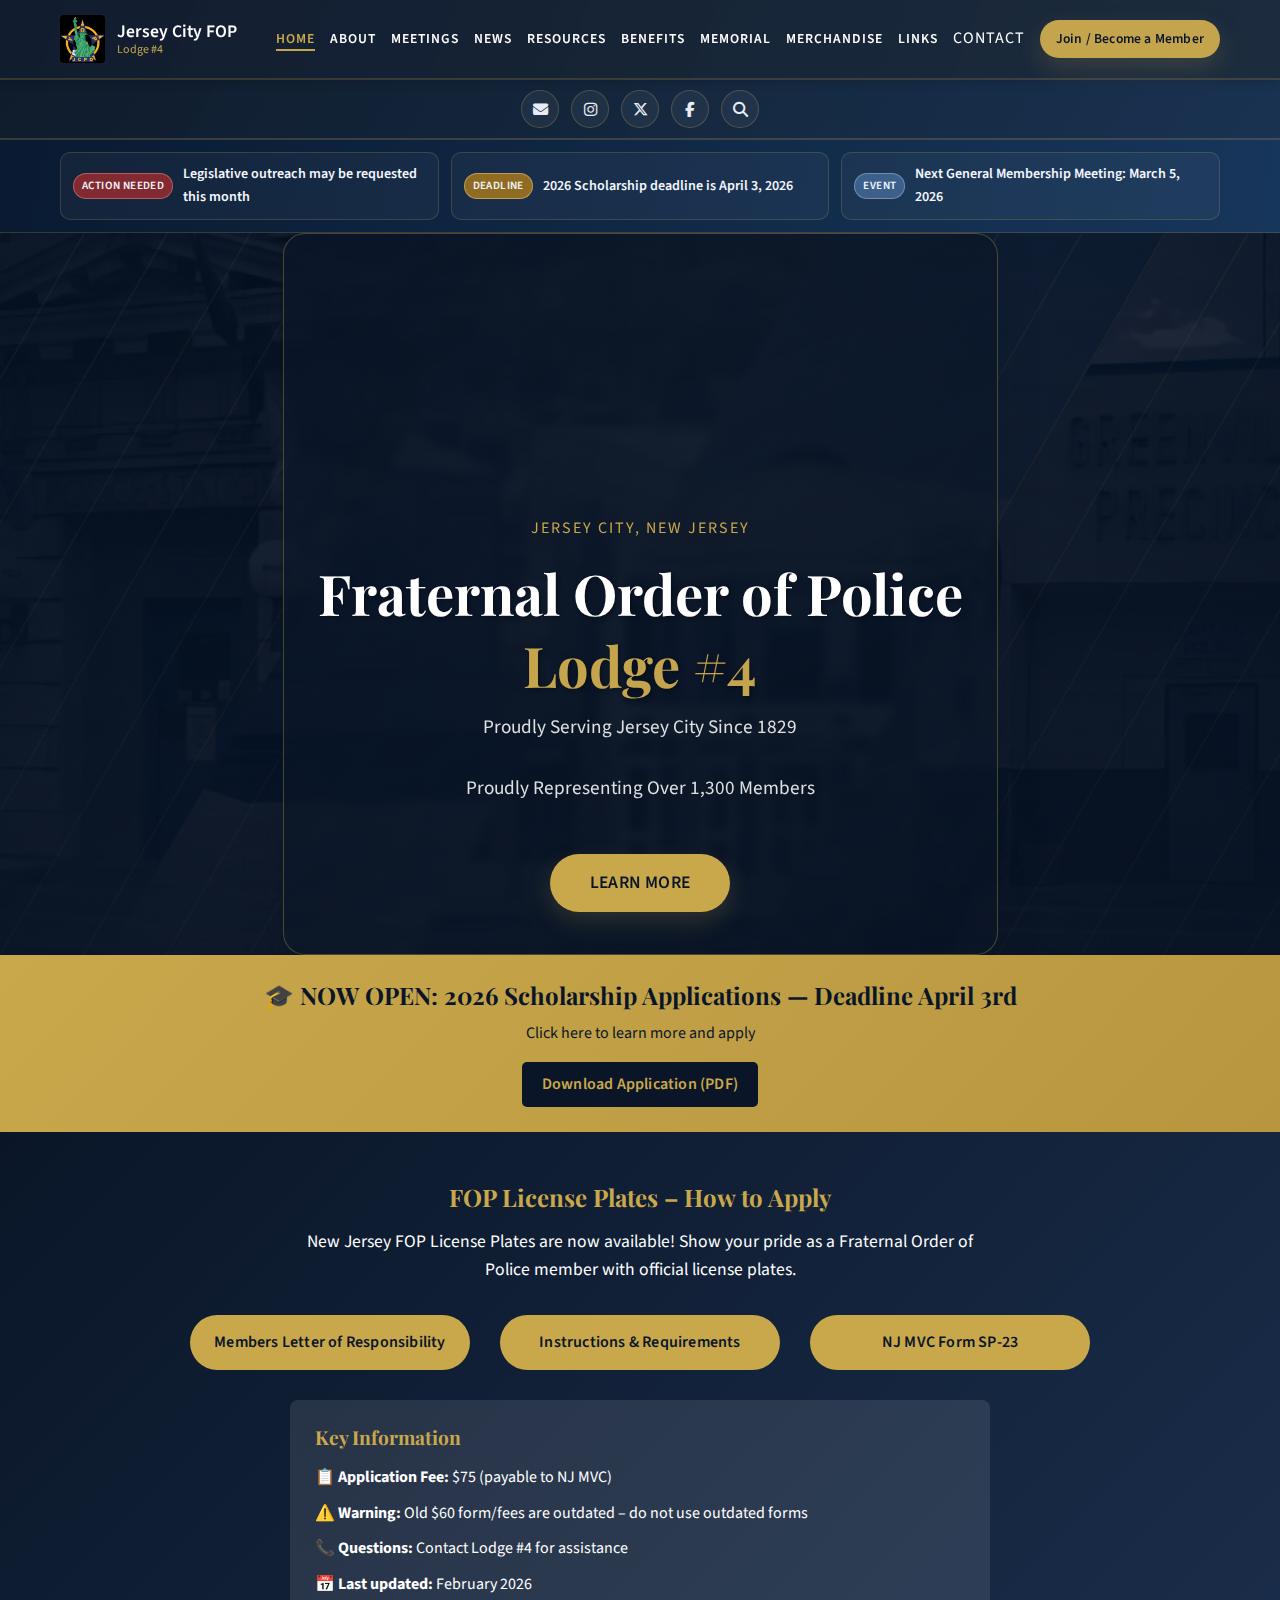
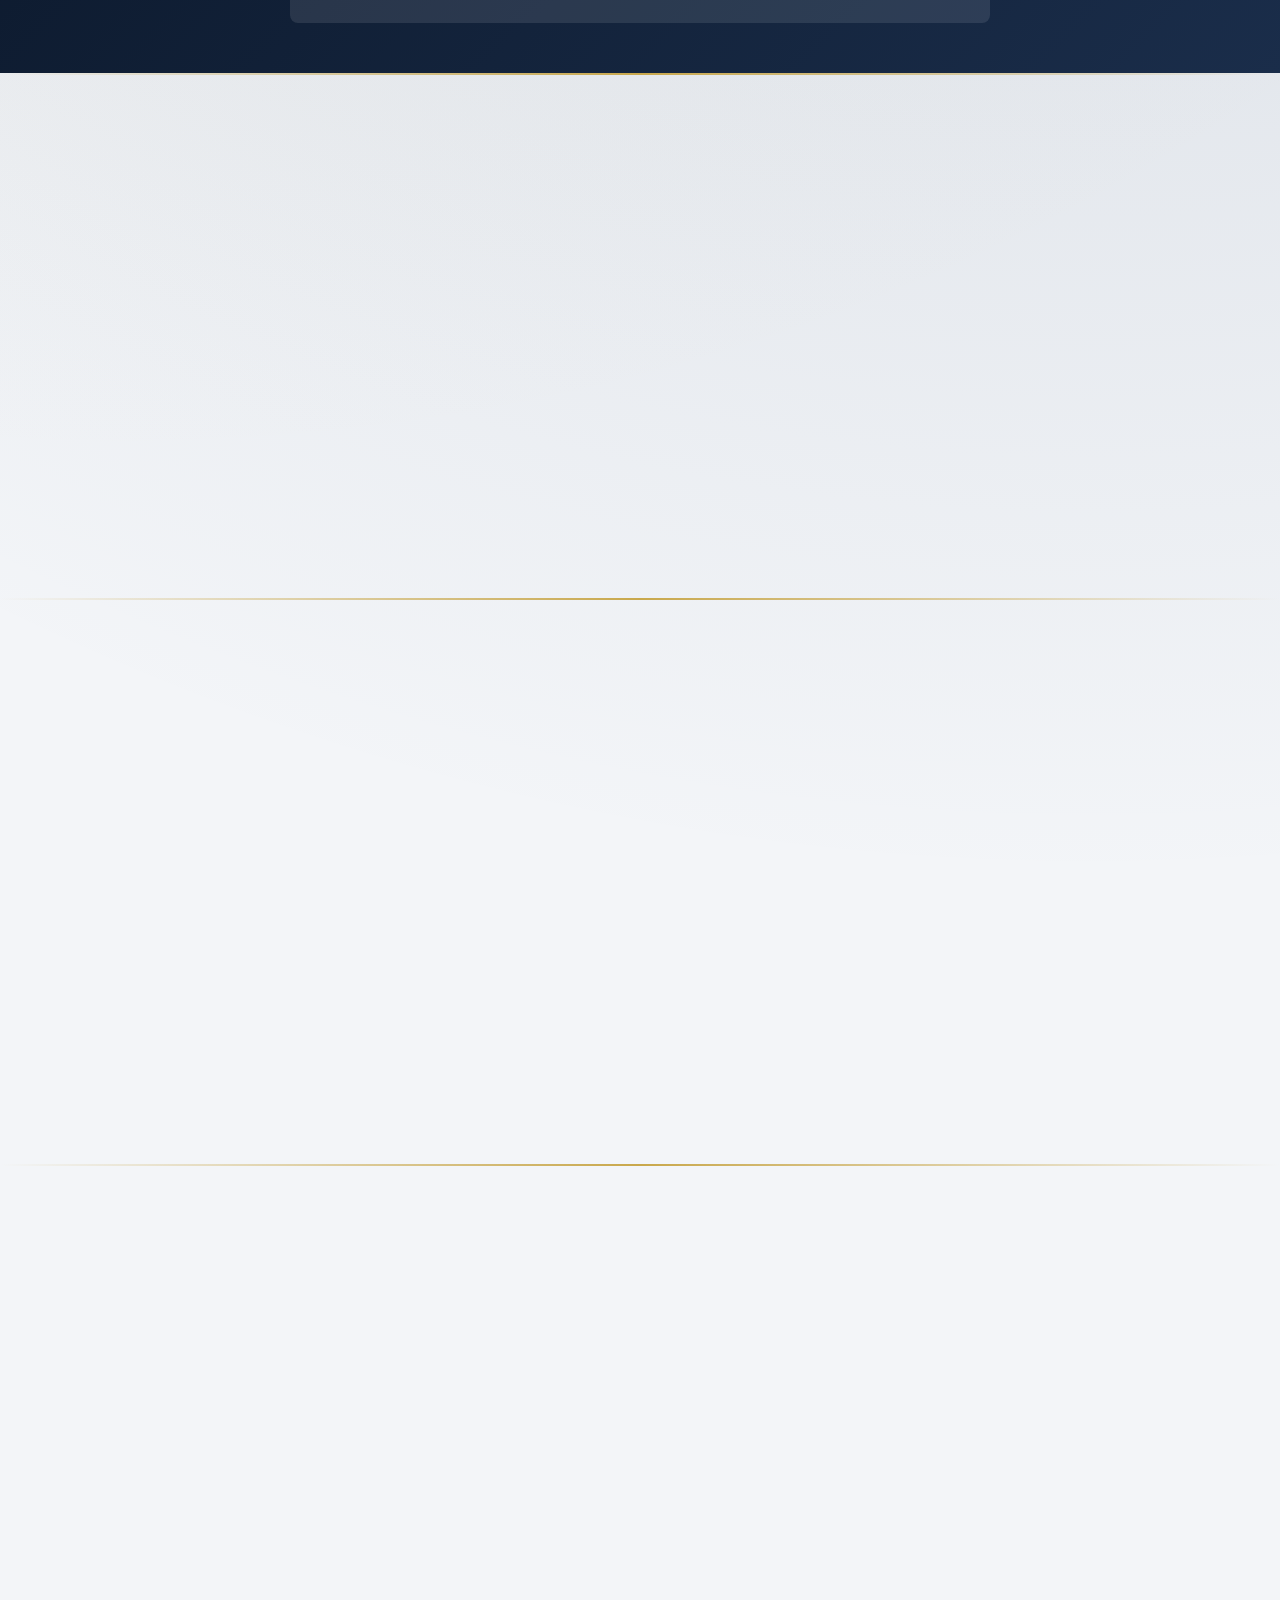
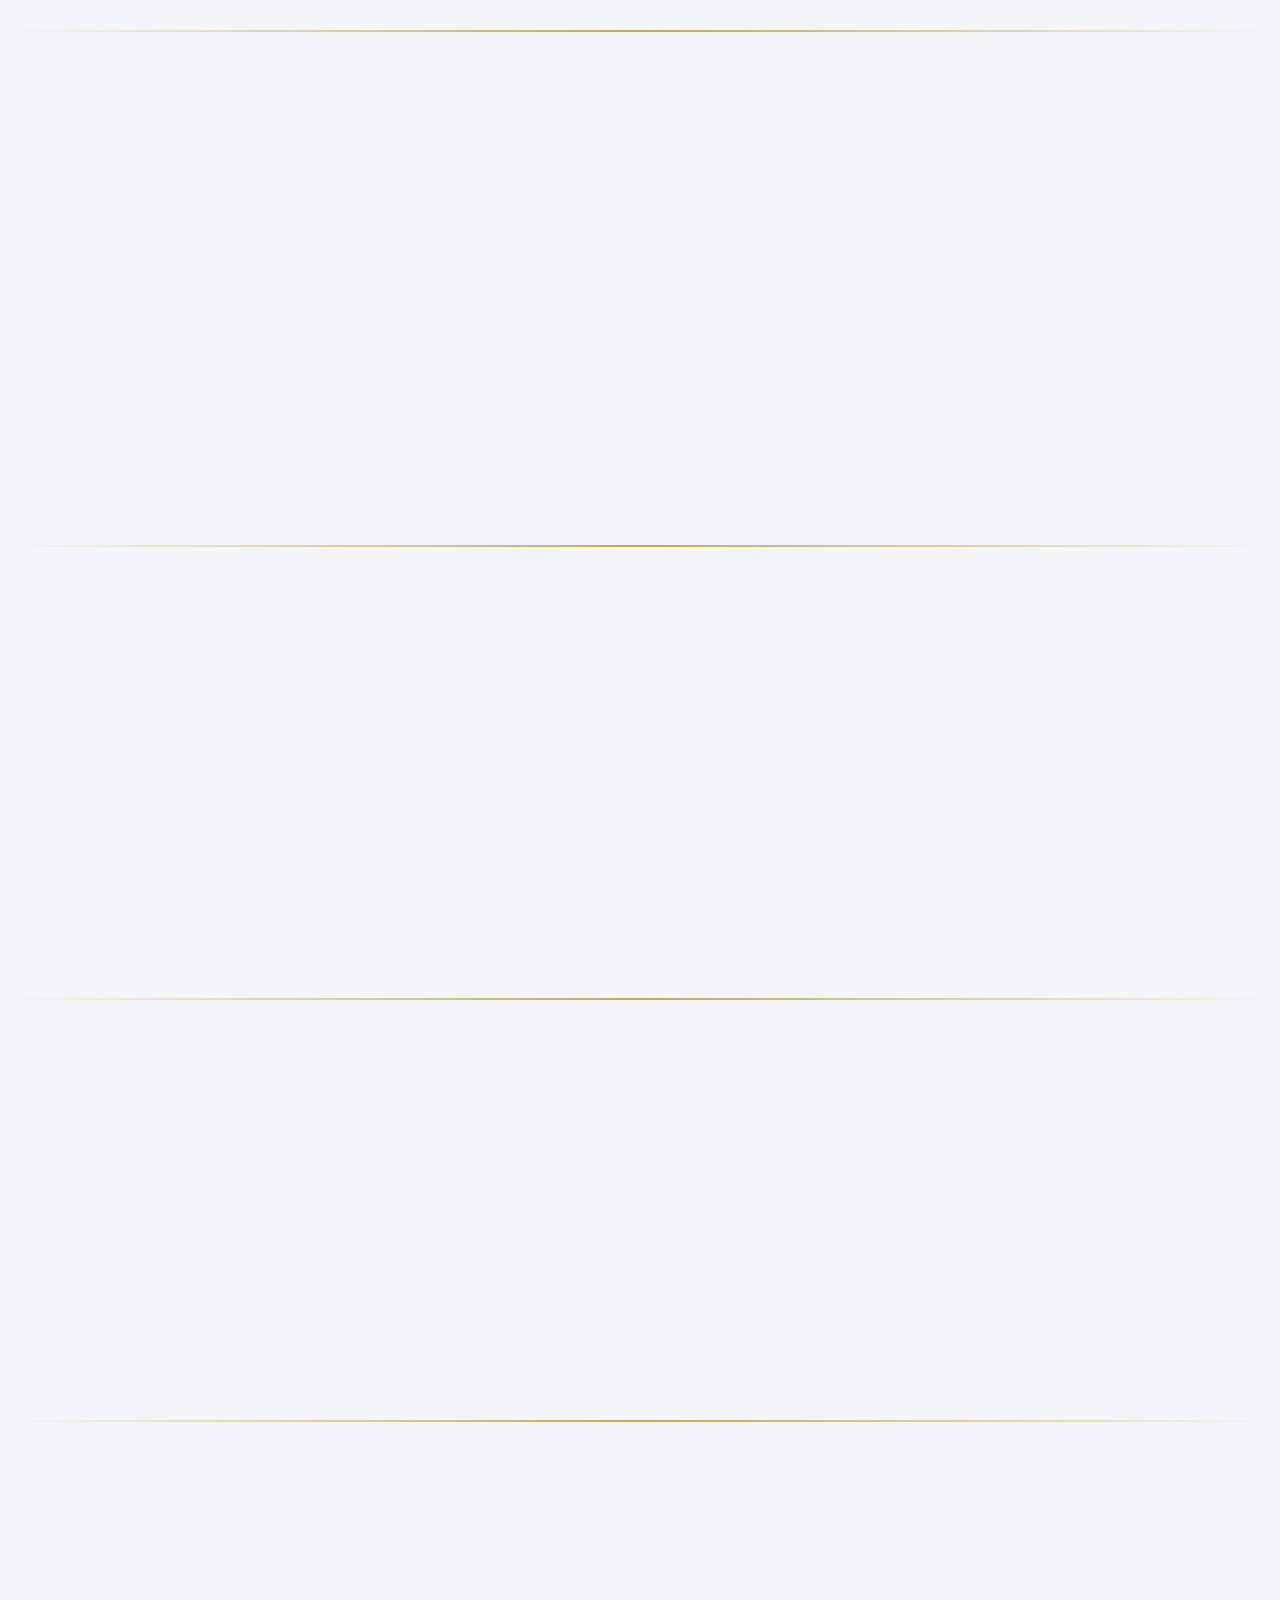
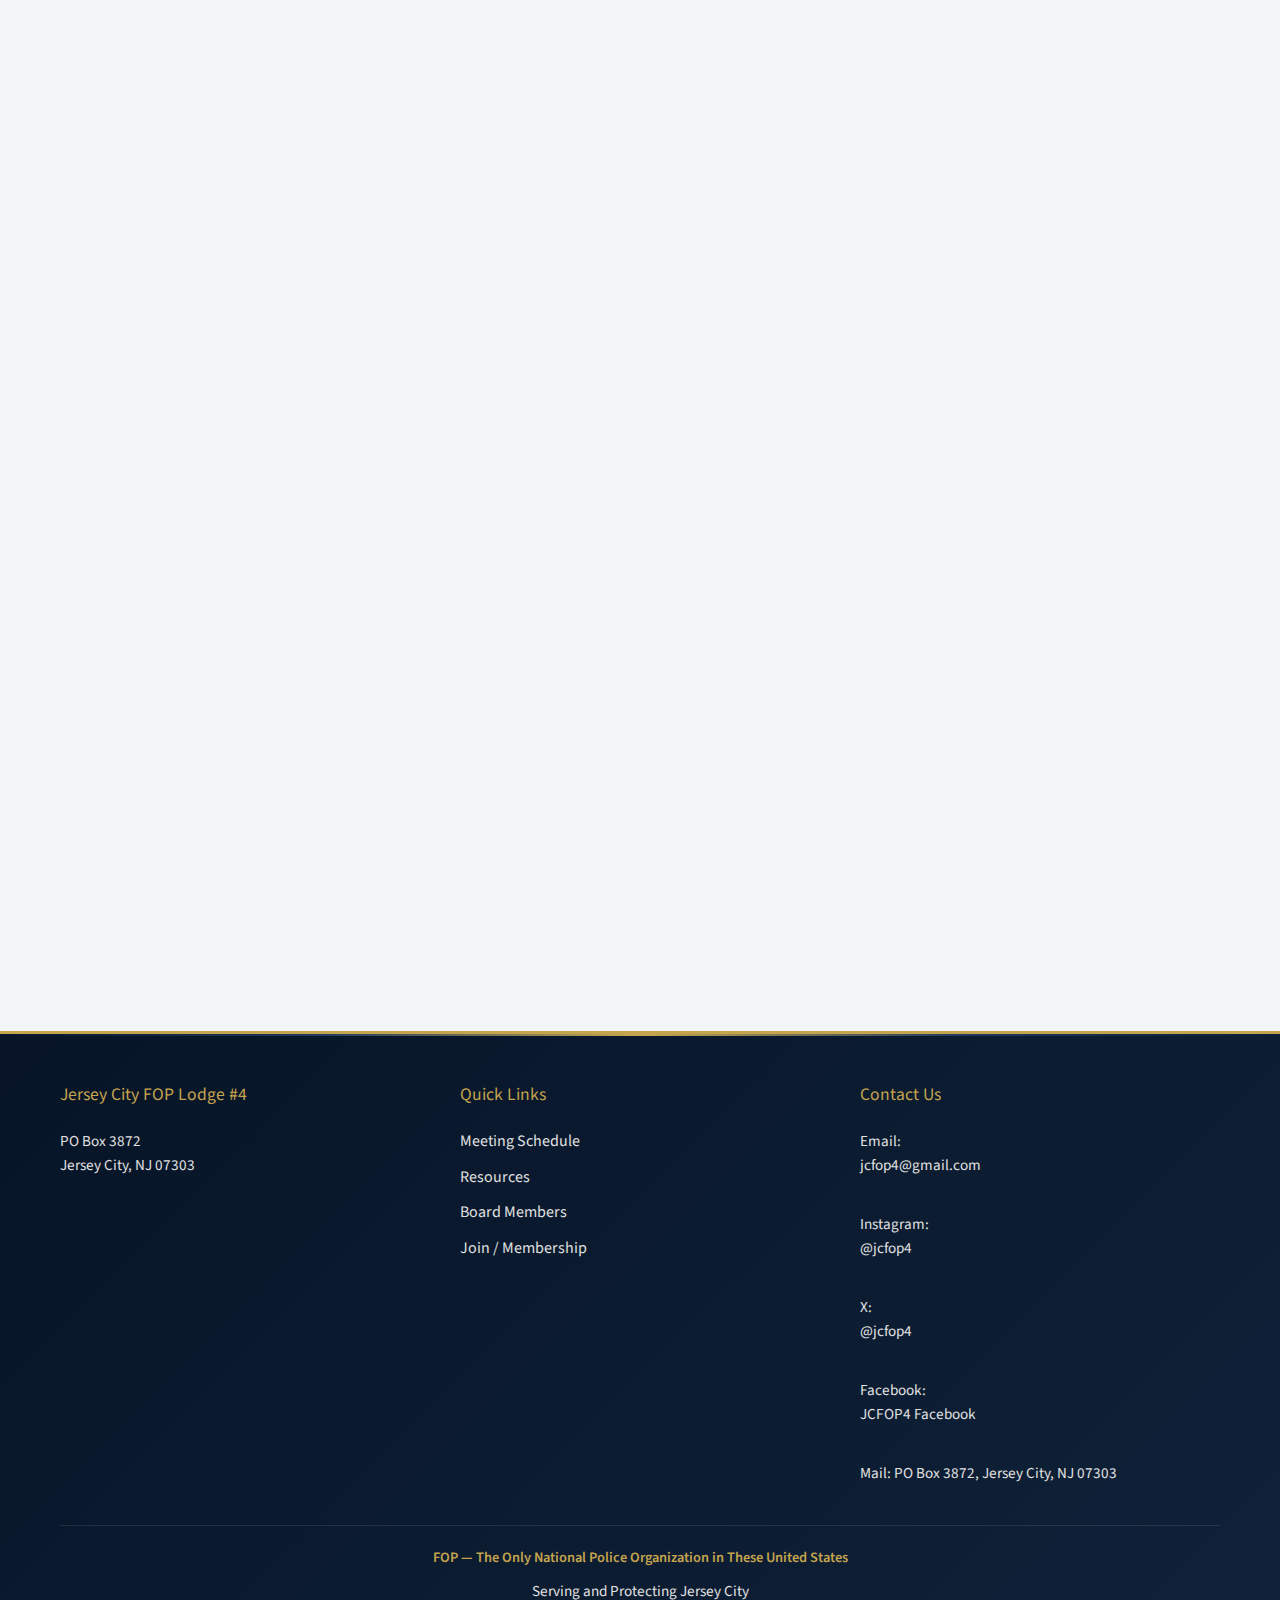
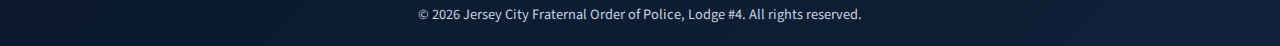
<file: index.html>
<!DOCTYPE html>
<html lang="en">
<head>
  <meta charset="UTF-8">
  <meta name="viewport" content="width=device-width, initial-scale=1.0">
  <meta name="description" content="Jersey City Fraternal Order of Police, Lodge #4 - Proudly representing over 1,300 active and retired law enforcement officers in Jersey City, NJ.">
  <title>Jersey City FOP Lodge #4 | Fraternal Order of Police</title>
  
  <link rel="preconnect" href="https://fonts.googleapis.com">
  <link rel="preconnect" href="https://fonts.gstatic.com" crossorigin>
  <link href="https://fonts.googleapis.com/css2?family=Playfair+Display:wght@400;600;700&family=Source+Sans+Pro:wght@300;400;600;700&display=swap" rel="stylesheet">
  
  <link rel="stylesheet" href="https://cdnjs.cloudflare.com/ajax/libs/font-awesome/6.5.2/css/all.min.css" crossorigin="anonymous" referrerpolicy="no-referrer">
  <link rel="stylesheet" href="css/style.css">

  <script type="application/ld+json">
  {
    "@context": "https://schema.org",
    "@type": "Organization",
    "name": "Jersey City Fraternal Order of Police, Lodge #4",
    "description": "Proudly representing over 1,300 active and retired law enforcement officers in Jersey City, NJ.",
    "address": {
      "@type": "PostalAddress",
      "postOfficeBoxNumber": "3872",
      "addressLocality": "Jersey City",
      "addressRegion": "NJ",
      "postalCode": "07303"
    },
    "url": "https://jcfop4.org"
  }
  </script>
</head>
<body>
  <a href="#main-content" class="skip-to-content">Skip to main content</a>

  <nav class="navbar">
    <div class="container">
      <a href="index.html" class="navbar__logo">
        <img src="images/fop-logo.jpg" alt="Jersey City FOP" class="navbar__logo-img">
        <div class="navbar__title">
          Jersey City FOP
          <span>Lodge #4</span>
        </div>
      </a>
      
      <button class="navbar__toggle" aria-label="Toggle navigation">
        <span></span>
        <span></span>
        <span></span>
      </button>

      <div class="navbar__backdrop"></div>

      <div class="navbar__nav">
        <a href="index.html" class="navbar__link">Home</a>
        <div class="navbar__dropdown">
          <a href="#" class="navbar__link navbar__link--dropdown">About </a>
          <div class="navbar__dropdown-menu">
            <a href="presidents-message.html" class="navbar__link">President's Message</a>
            <a href="executive-board.html" class="navbar__link">Executive Board</a>
            <a href="bylaws.html" class="navbar__link">By-Laws</a>
          </div>
        </div>
        <a href="meetings.html" class="navbar__link">Meetings</a>
        <a href="news.html" class="navbar__link">News</a>
        <a href="resources.html" class="navbar__link">Resources</a>
        <a href="member-benefits.html" class="navbar__link">Benefits</a>
        <a href="memorial.html" class="navbar__link">Memorial</a>
        <a href="merchandise.html" class="navbar__link">Merchandise</a>
        <a href="links.html" class="navbar__link">Links</a>
        <button onclick="toggleContact()" class="navbar__link" style="background:none;border:none;cursor:pointer;font:inherit;">Contact</button>
        <a href="join.html" class="btn btn--gold btn--small">Join / Become a Member</a>
      </div>
    </div>
  </nav>

  <section class="header-social" aria-label="Social links">
    <div class="container header-social__wrap">
      <a href="mailto:jcfop4@gmail.com" class="header-social__link" aria-label="Email"><i class="fa-solid fa-envelope" aria-hidden="true"></i></a>
      <a href="https://www.instagram.com/jcfop4/?hl=en" target="_blank" rel="noopener noreferrer" class="header-social__link" aria-label="Instagram"><i class="fa-brands fa-instagram" aria-hidden="true"></i></a>
      <a href="https://x.com/jcfop4?s=21&t=HVIoJXDsAE-A3QT6dLDx9w" target="_blank" rel="noopener noreferrer" class="header-social__link" aria-label="X"><i class="fa-brands fa-x-twitter" aria-hidden="true"></i></a>
      <a href="https://www.facebook.com/share/17cpXgj79E/?mibextid=wwXIfr" target="_blank" rel="noopener noreferrer" class="header-social__link" aria-label="Facebook"><i class="fa-brands fa-facebook-f" aria-hidden="true"></i></a>
      <button class="header-social__link" aria-label="Search" onclick="toggleSearch()"><i class="fa-solid fa-magnifying-glass"></i></button>
    </div>
  </section>

  <section class="alerts-strip" aria-label="Urgent member alerts">
    <div class="container alerts-strip__wrap">
      <a href="news.html" class="alerts-strip__item">
        <span class="alerts-strip__badge alerts-strip__badge--danger">Action Needed</span>
        <span>Legislative outreach may be requested this month</span>
      </a>
      <a href="news.html" class="alerts-strip__item">
        <span class="alerts-strip__badge alerts-strip__badge--deadline">Deadline</span>
        <span>2026 Scholarship deadline is April 3, 2026</span>
      </a>
      <a href="meetings.html" class="alerts-strip__item">
        <span class="alerts-strip__badge">Event</span>
        <span>Next General Membership Meeting: March 5, 2026</span>
      </a>
    </div>
  </section>

  <section class="hero" id="main-content">
    <div class="hero__content">
      <img src="images/fop-logo.jpg" alt="Jersey City FOP Lodge #4" class="hero__logo">
      <p class="hero__subtitle">Jersey City, New Jersey</p>
      <h1 class="hero__title">Fraternal Order of Police<br><span>Lodge #4</span></h1>
      <p class="hero__tagline">Proudly Serving Jersey City Since 1829</p>
      <p class="hero__tagline">Proudly Representing Over 1,300 Members</p>
      <a href="presidents-message.html" class="hero__cta">Learn More</a>
    </div>
  </section>
  
  <!-- Scholarship Banner -->
  <section class="scholarship-banner">
    <div class="container">
      <a href="news.html">
        <h2>🎓 NOW OPEN: 2026 Scholarship Applications — Deadline April 3rd</h2>
        <p>Click here to learn more and apply</p>
      </a>
      <a href="documents/2026_JCFOP_Scholarship_Assistance_Program.pdf" target="_blank" rel="noopener noreferrer" class="btn">Download Application (PDF)</a>
    </div>
  </section>

  <!-- BEGIN FOP LICENSE PLATES SECTION -->
  <section id="fop-license-plates" style="background: linear-gradient(135deg, #0A1628 0%, #1a2d4a 100%); padding: 50px 0;">
    <div class="container">
      <h2 class="text-center" style="color: #C9A84C; margin-bottom: 15px;">FOP License Plates – How to Apply</h2>
      <p class="text-center" style="color: #ffffff; font-size: 1.1rem; margin-bottom: 30px; max-width: 700px; margin-left: auto; margin-right: auto;">New Jersey FOP License Plates are now available! Show your pride as a Fraternal Order of Police member with official license plates.</p>
      
      <div class="grid grid--3" style="max-width: 900px; margin: 0 auto 30px;">
        <a href="./assets/fop-license-plates/members-letter-of-responsibility.pdf" target="_blank" rel="noopener noreferrer" class="btn" style="background: #C9A84C; color: #0A1628; text-align: center; display: block; padding: 15px 20px;" aria-label="Download Members Letter of Responsibility PDF">Members Letter of Responsibility</a>
        <a href="./assets/fop-license-plates/license-plate-instructions-requirements.pdf" target="_blank" rel="noopener noreferrer" class="btn" style="background: #C9A84C; color: #0A1628; text-align: center; display: block; padding: 15px 20px;" aria-label="Download License Plate Instructions and Requirements PDF">Instructions & Requirements</a>
        <a href="./assets/fop-license-plates/nj-mvc-sp-23.pdf" target="_blank" rel="noopener noreferrer" class="btn" style="background: #C9A84C; color: #0A1628; text-align: center; display: block; padding: 15px 20px;" aria-label="Download NJ MVC Form SP-23 PDF">NJ MVC Form SP-23</a>
      </div>
      
      <div style="background: rgba(255,255,255,0.1); padding: 25px; border-radius: 8px; max-width: 700px; margin: 0 auto; color: #ffffff;">
        <h3 style="color: #C9A84C; margin-bottom: 15px; font-size: 1.2rem;">Key Information</h3>
        <ul style="list-style: none; padding: 0; margin: 0;">
          <li style="margin-bottom: 10px;">📋 <strong>Application Fee:</strong> $75 (payable to NJ MVC)</li>
          <li style="margin-bottom: 10px;">⚠️ <strong>Warning:</strong> Old $60 form/fees are outdated – do not use outdated forms</li>
          <li style="margin-bottom: 10px;">📞 <strong>Questions:</strong> Contact Lodge #4 for assistance</li>
          <li style="margin-bottom: 0;">📅 <strong>Last updated:</strong> February 2026</li>
        </ul>
      </div>
    </div>
  </section>
  <!-- END FOP LICENSE PLATES SECTION -->
  
  <div class="thin-line"></div>

  <section class="section section--gray home-updates">
    <div class="container">
      <div class="section-header">
        <h2>News & Alerts</h2>
      </div>
      <div class="grid grid--3">
        <article class="card update-card">
          <p class="update-card__meta">Featured • Scholarship</p>
          <h3 class="card__title">2026 Scholarship Application Open</h3>
          <p class="card__text">Applications are now available for eligible graduating seniors in Lodge #4 families. Deadline is April 3, 2026.</p>
          <a href="documents/2026_JCFOP_Scholarship_Assistance_Program.pdf" target="_blank" rel="noopener noreferrer" class="btn btn--outline mt-20">Open Application</a>
        </article>
        <article class="card update-card">
          <p class="update-card__meta">Member Update • Resources</p>
          <h3 class="card__title">JCPD Resources Expanded</h3>
          <p class="card__text">New direct links now include JCPD Internal Affairs, Recruitment, Chaplain support, district map, and medicine drop-off locations.</p>
          <a href="resources.html" class="btn btn--outline mt-20">View Resources</a>
        </article>
        <article class="card update-card">
          <p class="update-card__meta">Stay Connected • Social</p>
          <h3 class="card__title">Follow Lodge #4 Updates</h3>
          <p class="card__text">Get rapid announcements, event reminders, and community highlights by following Lodge #4 on social platforms.</p>
          <a href="links.html" class="btn btn--outline mt-20">Open All Links</a>
        </article>
      </div>
    </div>
  </section>

  <div class="thin-line"></div>

  <section class="section member-portal">
    <div class="container">
      <div class="section-header">
        <h2>Member Portal</h2>
      </div>
      <p class="text-center centered-desc mb-40">A single place for members to get forms, monthly updates, and high-priority support links.</p>
      <div class="grid grid--3">
        <article class="card portal-card">
          <p class="portal-card__kicker">Forms & Documents</p>
          <h3 class="card__title">Applications & Official PDFs</h3>
          <p class="card__text">Open scholarship forms, license plate packets, and key lodge documents without searching multiple pages.</p>
          <a href="join.html" class="btn btn--outline mt-20">Open Join Checklist</a>
        </article>
        <article class="card portal-card">
          <p class="portal-card__kicker">Member Updates</p>
          <h3 class="card__title">Alerts, Meetings, and News</h3>
          <p class="card__text">Stay current with monthly meetings, legislative alerts, and important lodge-wide announcements.</p>
          <a href="news.html" class="btn btn--outline mt-20">Open Member Updates</a>
        </article>
        <article class="card portal-card">
          <p class="portal-card__kicker">Support Access</p>
          <h3 class="card__title">Wellness & Critical Contacts</h3>
          <p class="card__text">Direct access to Cop2Cop support lines, JCPD resources, and official Lodge contact channels.</p>
          <a href="resources.html" class="btn btn--outline mt-20">Open Support Resources</a>
        </article>
      </div>
    </div>
  </section>

  <div class="thin-line"></div>

  <section class="section">
    <div class="container">
      <h2 class="text-center mb-40">Quick Links</h2>
      
      <div class="quick-links">
        <a href="presidents-message.html" class="quick-link">
          <div class="quick-link__text">President's Message</div>
        </a>
        <a href="meetings.html" class="quick-link">
          <div class="quick-link__text">Monthly Meetings</div>
        </a>
        <a href="news.html" class="quick-link">
          <div class="quick-link__text">News & Updates</div>
        </a>
        <a href="resources.html" class="quick-link">
          <div class="quick-link__text">Resources</div>
        </a>
        <a href="executive-board.html" class="quick-link">
          <div class="quick-link__text">Executive Board</div>
        </a>
        <a href="merchandise.html" class="quick-link">
          <div class="quick-link__text">Merchandise</div>
        </a>
        <a href="#fop-license-plates" class="quick-link">
          <div class="quick-link__text">FOP License Plates</div>
        </a>
      </div>
    </div>
  </section>

  <div class="thin-line"></div>

  <section class="section upcoming-events">
    <div class="container">
      <div class="section-header">
        <h2>Upcoming Events</h2>
      </div>
      <div class="grid grid--3 event-grid">
        <article class="card event-card">
          <p class="event-card__date">March 5, 2026</p>
          <h3 class="card__title">General Membership Meeting</h3>
          <p class="card__text">Monthly meeting for active and retired members. Agenda includes labor updates and lodge business.</p>
          <a href="meetings.html" class="btn btn--outline mt-20">Meeting Details</a>
        </article>
        <article class="card event-card">
          <p class="event-card__date">April 3, 2026</p>
          <h3 class="card__title">Scholarship Deadline</h3>
          <p class="card__text">Final date for 2026 scholarship submissions. Ensure all required documents are included with your application.</p>
          <a href="news.html" class="btn btn--outline mt-20">Read Announcement</a>
        </article>
        <article class="card event-card">
          <p class="event-card__date">April 10, 2026</p>
          <h3 class="card__title">Selection Committee Review</h3>
          <p class="card__text">Scholarship committee convenes for final review and awards decisions.</p>
          <a href="resources.html" class="btn btn--outline mt-20">Program Info</a>
        </article>
      </div>
    </div>
  </section>

  <div class="thin-line"></div>

  <section class="section city-section">
    <div class="container">
      <div class="section-header">
        <h2>Our City, Our Lodge</h2>
      </div>
      <div class="grid grid--2">
        <div>
          <p class="city-section__text mb-20">
            The Jersey City Fraternal Order of Police, Lodge #4 is proud to serve the nearly 1,000 uniformed officers of the Jersey City Police Department. Our Lodge represents the men and women who risk their lives daily to keep Jersey City safe.
          </p>
          <p class="city-section__text">
            From the waterfront districts to the heart of downtown, our members serve across all four police districts, working tirelessly to protect the residents and visitors of New Jersey's second-largest city.
          </p>
        </div>
        <div>
          <h3 class="district-heading">Our Four Districts</h3>
          <div class="district-grid">
            <div class="district-item">
              <h4>North District</h4>
              <p>282 Central Avenue<br>Jersey City NJ 07307</p>
            </div>
            <div class="district-item">
              <h4>South District</h4>
              <p>191 Bergen Avenue<br>Jersey City NJ 07305</p>
            </div>
            <div class="district-item">
              <h4>East District</h4>
              <p>207 7th Street<br>Jersey City NJ 07302</p>
            </div>
            <div class="district-item">
              <h4>West District</h4>
              <p>1 Jackson Street<br>Jersey City NJ 07304</p>
            </div>
          </div>
        </div>
      </div>
    </div>
  </section>

  <div class="thin-line"></div>

  <!-- Community Involvement Section -->
  <section class="section">
    <div class="container">
      <h2 class="text-center mb-20">Community Involvement</h2>
      <p class="text-center centered-desc mb-40">Lodge 4 is proud to give back to the Jersey City community through these programs.</p>
      
      <div class="grid grid--3">
        
        <div class="card card--centered">
          <h3 class="card__title">Cops & Kids</h3>
          <p class="card__text">Building positive relationships between officers and local youth through mentorship and outreach programs.</p>
        </div>
        
        <div class="card card--centered">
          <h3 class="card__title">Special Olympics Torch Run</h3>
          <p class="card__text">Annual relay to raise awareness and funds for Special Olympics New Jersey.</p>
        </div>
        
        <div class="card card--centered">
          <h3 class="card__title">Community Outreach</h3>
          <p class="card__text">Supporting local initiatives that strengthen the bond between law enforcement and the community.</p>
        </div>
        
      </div>
    </div>
  </section>

  <div class="thin-line"></div>

  <section class="section section--gray">
    <div class="container">
      <div class="grid grid--2">
        <div>
          <h2>About Lodge #4</h2>
          <p>The Jersey City Fraternal Order of Police, Lodge #4 is dedicated to serving and protecting the rights of law enforcement officers in Jersey City, New Jersey. Founded on the principles of brotherhood and unity, we represent over 1,300 active and retired officers.</p>
          <p class="mt-15">Our mission is to promote fair and equitable treatment for all law enforcement professionals, provide support to our members and their families, and maintain the highest standards of professional conduct in policing.</p>
        </div>
        <div>
          <h2>Our Mission</h2>
          <ul class="list">
            <li class="list__item">
              <span class="list__icon">★</span>
              <span>Protect the rights and interests of law enforcement officers</span>
            </li>
            <li class="list__item">
              <span class="list__icon">★</span>
              <span>Promote brotherhood and unity among members</span>
            </li>
            <li class="list__item">
              <span class="list__icon">★</span>
              <span>Advocate for fair labor practices and benefits</span>
            </li>
            <li class="list__item">
              <span class="list__icon">★</span>
              <span>Support the community we serve</span>
            </li>
          </ul>
        </div>
      </div>
    </div>
  </section>

  <section class="section section--gray premium-network">
    <div class="container">
      <div class="section-header">
        <h2>Connected To The State & National FOP Network</h2>
      </div>
      <p class="text-center centered-desc mb-40">Lodge #4 members are supported by local leadership plus direct access to New Jersey State FOP and National FOP resources, wellness initiatives, and member benefit programs.</p>
      <div class="grid grid--3">
        <div class="card card--centered premium-card">
          <h3 class="card__title">NJFOP State Network</h3>
          <p class="card__text">Statewide lodge coordination and New Jersey-specific support.</p>
          <a href="https://njfop.org/" target="_blank" rel="noopener noreferrer" class="btn btn--outline mt-15">Visit NJFOP</a>
        </div>
        <div class="card card--centered premium-card">
          <h3 class="card__title">National FOP Benefits</h3>
          <p class="card__text">National member programs for insurance, financial services, and family support.</p>
          <a href="https://www.fop.net/member-benefits/" target="_blank" rel="noopener noreferrer" class="btn btn--outline mt-15">Explore Benefits</a>
        </div>
        <div class="card card--centered premium-card">
          <h3 class="card__title">Officer Wellness</h3>
          <p class="card__text">Mental health and wellness resources focused on first-responder realities.</p>
          <a href="https://www.fop.net/officer-wellness/" target="_blank" rel="noopener noreferrer" class="btn btn--outline mt-15">View Wellness Resources</a>
        </div>
      </div>
    </div>
  </section>

  <section class="section">
    <div class="container text-center">
      <h2>Need Assistance?</h2>
      <p class="text-lg" style="margin: 20px 0 30px;">Our Cop-to-Cop Helpline is available 24/7 for members in need.</p>
      <a href="resources.html" class="btn btn--gold">View Resources</a>
    </div>
  </section>

  <footer class="footer">
    <div class="container">
      <div class="footer__content">
        <div>
          <div class="footer__title">Jersey City FOP Lodge #4</div>
          <p class="footer__text">
            PO Box 3872<br>
            Jersey City, NJ 07303
          </p>
        </div>
        
        <div>
          <div class="footer__title">Quick Links</div>
          <a href="meetings.html" class="footer__link">Meeting Schedule</a>
          <a href="resources.html" class="footer__link">Resources</a>
          <a href="executive-board.html" class="footer__link">Board Members</a>
          <a href="join.html" class="footer__link">Join / Membership</a>
        </div>
        
        <div>
          <div class="footer__title">Contact Us</div>
          <p class="footer__text">
            Email: <a href="mailto:jcfop4@gmail.com" class="footer__link">jcfop4@gmail.com</a><br>
            Instagram: <a href="https://www.instagram.com/jcfop4/?hl=en" target="_blank" rel="noopener noreferrer" class="footer__link">@jcfop4</a><br>
            X: <a href="https://x.com/jcfop4?s=21&t=HVIoJXDsAE-A3QT6dLDx9w" target="_blank" rel="noopener noreferrer" class="footer__link">@jcfop4</a><br>
            Facebook: <a href="https://www.facebook.com/share/17cpXgj79E/?mibextid=wwXIfr" target="_blank" rel="noopener noreferrer" class="footer__link">JCFOP4 Facebook</a><br>
            Mail: PO Box 3872, Jersey City, NJ 07303
          </p>
        </div>
      </div>
      
      <div class="footer__bottom">
        <p class="footer__fop">FOP — The Only National Police Organization in These United States</p>
        <p class="footer__tagline">Serving and Protecting Jersey City</p>
        <p>&copy; <span class="footer__year">2026</span> Jersey City Fraternal Order of Police, Lodge #4. All rights reserved.</p>
      </div>
    </div>
  </footer>

  <!-- Search Modal -->
  <div id="searchModal" class="search-modal" style="display: none;">
    <div class="search-modal__content">
      <span class="search-modal__close" onclick="toggleSearch()">&times;</span>
      <h2 class="search-modal__title">🔍 Search Website</h2>
      <input type="text" id="searchInput" class="search-modal__input" placeholder="Search for pages, news, events..." onkeyup="searchSite()">
      <div id="searchResults" class="search-modal__results"></div>
    </div>
  </div>

  <!-- Contact Form Modal -->
  <div id="contactModal" class="search-modal" style="display: none;">
    <div class="search-modal__content">
      <span class="search-modal__close" onclick="toggleContact()">&times;</span>
      <h2 class="search-modal__title">📬 Contact Lodge #4</h2>
      <form id="contactForm" class="contact-form" onsubmit="submitContact(event)">
        <div class="contact-form__group">
          <label for="contactName" class="contact-form__label">Your Name *</label>
          <input type="text" id="contactName" name="name" class="contact-form__input" required>
        </div>
        <div class="contact-form__group">
          <label for="contactEmail" class="contact-form__label">Email *</label>
          <input type="email" id="contactEmail" name="email" class="contact-form__input" required>
        </div>
        <div class="contact-form__group">
          <label for="contactSubject" class="contact-form__label">Subject</label>
          <select id="contactSubject" name="subject" class="contact-form__input">
            <option value="">Select a topic...</option>
            <option value="membership">Membership Inquiry</option>
            <option value="benefits">Benefits Question</option>
            <option value="event">Event Inquiry</option>
            <option value="media">Media/Press</option>
            <option value="general">General Question</option>
          </select>
        </div>
        <div class="contact-form__group">
          <label for="contactMessage" class="contact-form__label">Message *</label>
          <textarea id="contactMessage" name="message" class="contact-form__textarea" rows="5" required></textarea>
        </div>
        <button type="submit" class="btn contact-form__submit">Send Message</button>
      </form>
      <div id="contactSuccess" class="contact-form__success" style="display: none;">
        <h3>✅ Message Sent!</h3>
        <p>Thank you for contacting Lodge #4. We'll get back to you soon.</p>
      </div>
    </div>
  </div>

  <!-- Back to Top Button -->
  <button id="backToTop" class="back-to-top" onclick="scrollToTop()" style="display: none;">↑ Top</button>

  <script src="js/script.js"></script>
  <script>
    // Search functionality
    const sitePages = [
      {title: 'Home', url: 'index.html', keywords: 'main page'},
      {title: 'About', url: 'presidents-message.html', keywords: 'who we are'},
      {title: 'Meetings', url: 'meetings.html', keywords: 'monthly schedule'},
      {title: 'News', url: 'news.html', keywords: 'updates alerts'},
      {title: 'Resources', url: 'resources.html', keywords: 'links forms'},
      {title: 'Benefits', url: 'member-benefits.html', keywords: 'insurance perks'},
      {title: 'Memorial', url: 'memorial.html', keywords: 'fallen officers'},
      {title: 'Merchandise', url: 'merchandise.html', keywords: 'shop store'},
      {title: 'Links', url: 'links.html', keywords: 'partners'},
      {title: 'Join', url: 'join.html', keywords: 'membership apply'},
      {title: 'Executive Board', url: 'executive-board.html', keywords: 'leadership'},
      {title: 'President\'s Message', url: 'presidents-message.html', keywords: 'leader'},
      {title: 'Scholarship', url: 'news.html', keywords: 'education funding'},
      {title: 'FOP License Plates', url: '#fop-license-plates', keywords: 'plates tags'},
    ];

    function toggleSearch() {
      const modal = document.getElementById('searchModal');
      modal.style.display = modal.style.display === 'none' ? 'flex' : 'none';
      if (modal.style.display === 'flex') {
        document.getElementById('searchInput').focus();
      }
    }

    function searchSite() {
      const query = document.getElementById('searchInput').value.toLowerCase();
      const results = document.getElementById('searchResults');
      if (query.length < 2) {
        results.innerHTML = '';
        return;
      }
      const matches = sitePages.filter(page => 
        page.title.toLowerCase().includes(query) || 
        page.keywords.toLowerCase().includes(query)
      );
      if (matches.length === 0) {
        results.innerHTML = '<p class="search-modal__no-results">No results found</p>';
      } else {
        results.innerHTML = matches.map(page => 
          '<a href="' + page.url + '" class="search-modal__result">' + page.title + '</a>'
        ).join('');
      }
    }

    function toggleContact() {
      const modal = document.getElementById('contactModal');
      modal.style.display = modal.style.display === 'none' ? 'flex' : 'none';
    }

    function submitContact(e) {
      e.preventDefault();
      const name = document.getElementById('contactName').value;
      const email = document.getElementById('contactEmail').value;
      const subject = document.getElementById('contactSubject').value;
      const message = document.getElementById('contactMessage').value;
      
      // In production, this would send to a backend
      // For now, show success and log
      console.log('Contact form submitted:', {name, email, subject, message});
      
      document.getElementById('contactForm').style.display = 'none';
      document.getElementById('contactSuccess').style.display = 'block';
      
      // Reset form after 5 seconds
      setTimeout(() => {
        document.getElementById('contactForm').style.display = 'block';
        document.getElementById('contactSuccess').style.display = 'none';
        document.getElementById('contactForm').reset();
        toggleContact();
      }, 5000);
    }

    // Back to top button
    window.onscroll = function() {
      const btn = document.getElementById('backToTop');
      if (document.body.scrollTop > 300 || document.documentElement.scrollTop > 300) {
        btn.style.display = 'block';
      } else {
        btn.style.display = 'none';
      }
    };

    function scrollToTop() {
      window.scrollTo({top: 0, behavior: 'smooth'});
    }

    // Lazy loading for images
    document.addEventListener('DOMContentLoaded', function() {
      const images = document.querySelectorAll('img');
      images.forEach(img => {
        img.setAttribute('loading', 'lazy');
      });
    });
  </script>
</body>
</html>
</file>
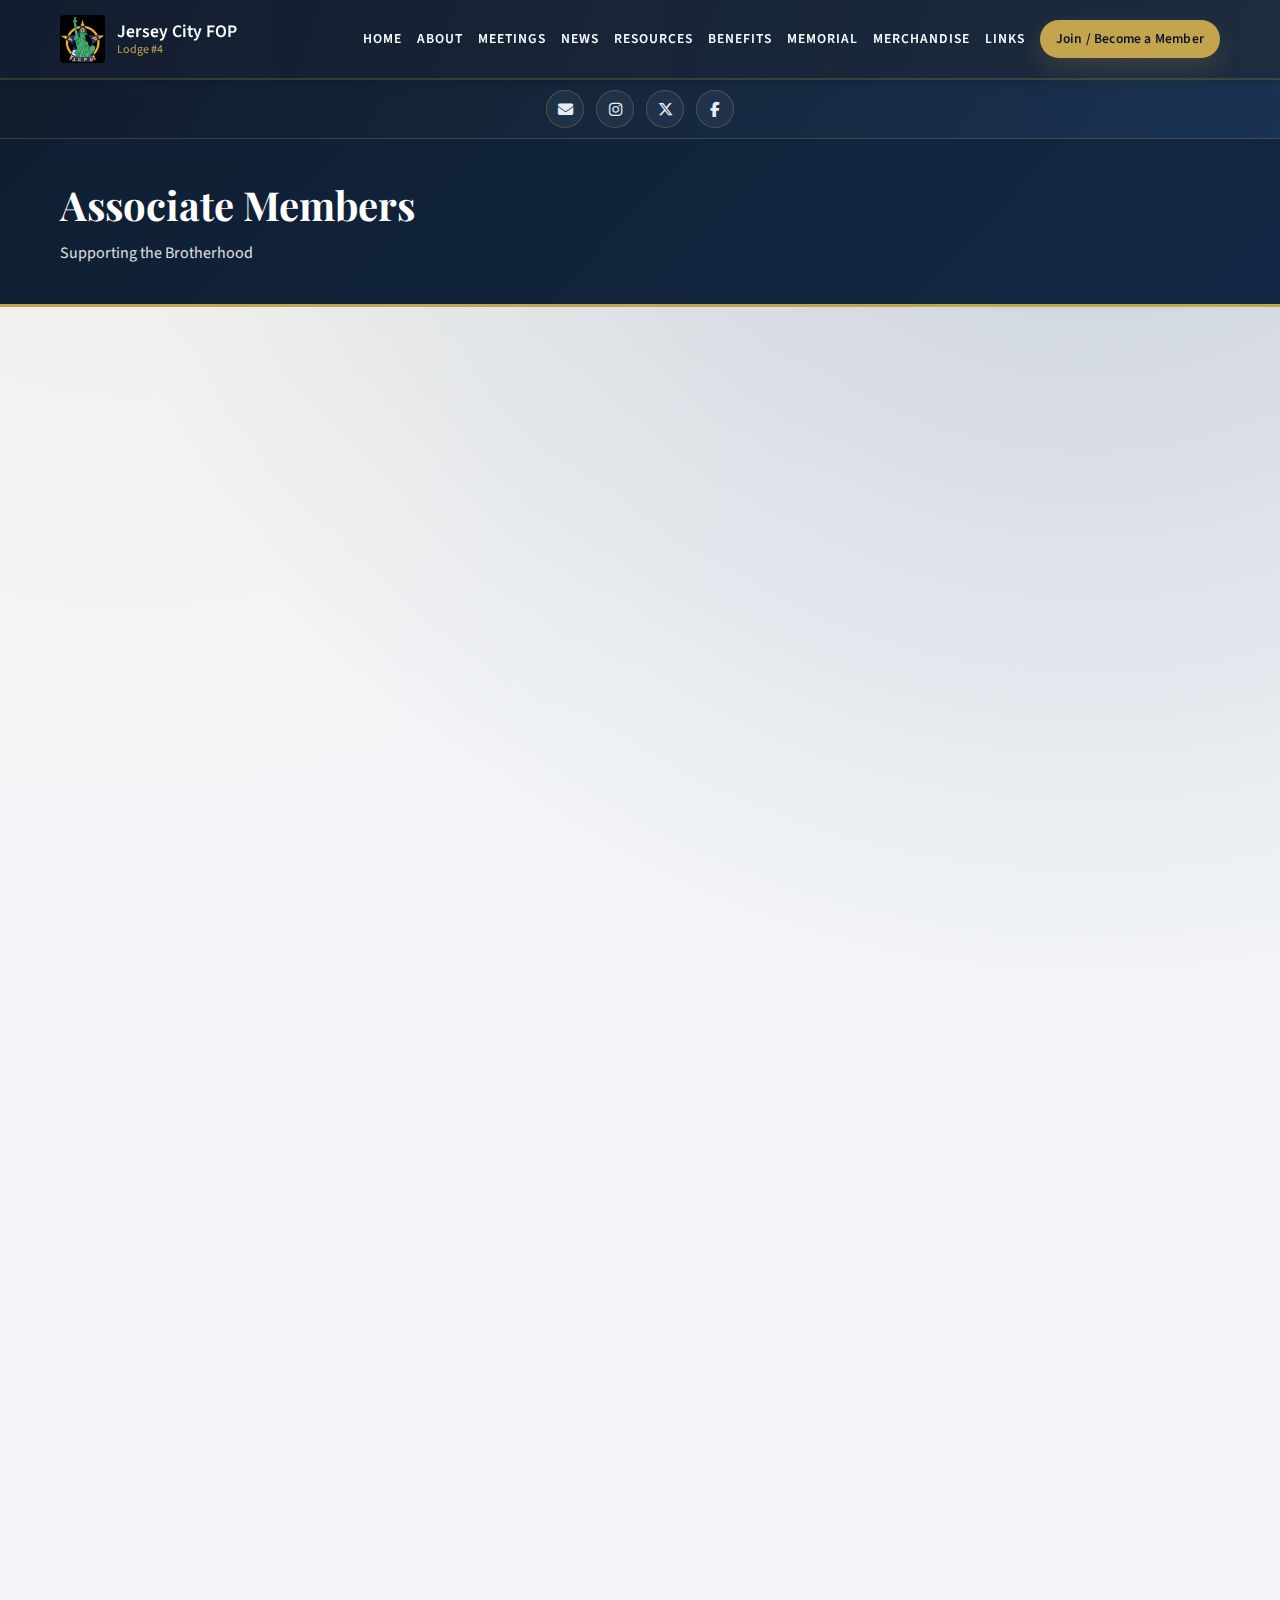
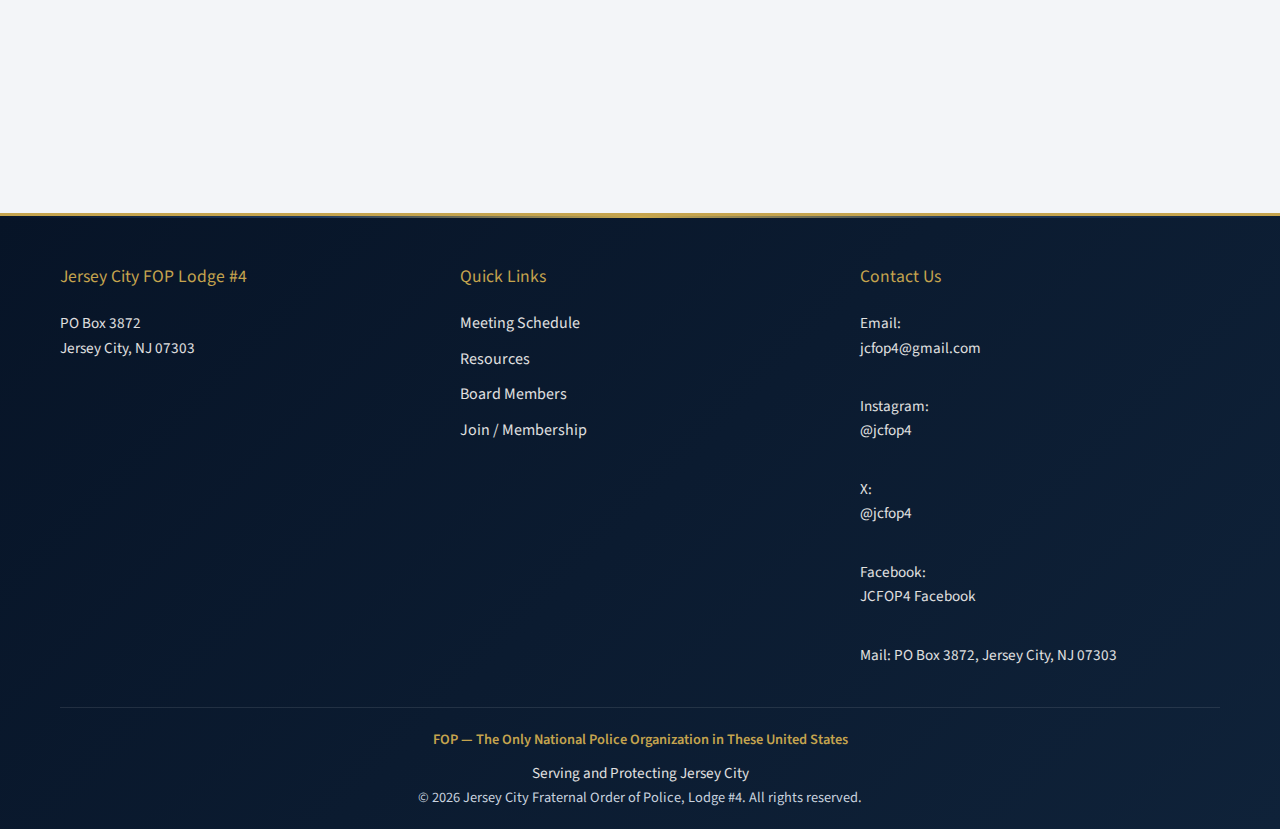
<file: associates.html>
<!DOCTYPE html>
<html lang="en">
<head>
  <meta charset="UTF-8">
  <meta name="viewport" content="width=device-width, initial-scale=1.0">
  <meta name="description" content="Associate Members - Jersey City FOP Lodge #4">
  <title>Associate Members | Jersey City FOP Lodge #4</title>
  
  <link rel="preconnect" href="https://fonts.googleapis.com">
  <link rel="preconnect" href="https://fonts.gstatic.com" crossorigin>
  <link href="https://fonts.googleapis.com/css2?family=Playfair+Display:wght@400;600;700&family=Source+Sans+Pro:wght@300;400;600;700&display=swap" rel="stylesheet">
  
  <link rel="stylesheet" href="https://cdnjs.cloudflare.com/ajax/libs/font-awesome/6.5.2/css/all.min.css" crossorigin="anonymous" referrerpolicy="no-referrer">
  <link rel="stylesheet" href="css/style.css">
</head>
<body>
  <a href="#main-content" class="skip-to-content">Skip to main content</a>

  <nav class="navbar">
    <div class="container">
      <a href="index.html" class="navbar__logo">
        <img src="images/fop-logo.jpg" alt="Jersey City FOP" class="navbar__logo-img">
        <div class="navbar__title">
          Jersey City FOP
          <span>Lodge #4</span>
        </div>
      </a>
      
      <button class="navbar__toggle" aria-label="Toggle navigation">
        <span></span>
        <span></span>
        <span></span>
      </button>

      <div class="navbar__backdrop"></div>

      <div class="navbar__nav">
        <a href="index.html" class="navbar__link">Home</a>
        <div class="navbar__dropdown">
          <a href="#" class="navbar__link navbar__link--dropdown">About </a>
          <div class="navbar__dropdown-menu">
            <a href="presidents-message.html" class="navbar__link">President's Message</a>
            <a href="executive-board.html" class="navbar__link">Executive Board</a>
            <a href="bylaws.html" class="navbar__link">By-Laws</a>
          </div>
        </div>
        <a href="meetings.html" class="navbar__link">Meetings</a>
        <a href="news.html" class="navbar__link">News</a>
        <a href="resources.html" class="navbar__link">Resources</a>
        <a href="member-benefits.html" class="navbar__link">Benefits</a>
        <a href="memorial.html" class="navbar__link">Memorial</a>
        <a href="merchandise.html" class="navbar__link">Merchandise</a>
        
        <a href="links.html" class="navbar__link">Links</a>
        <a href="join.html" class="btn btn--gold btn--small">Join / Become a Member</a>
      </div>
    </div>
  </nav>

  <section class="header-social" aria-label="Social links">
    <div class="container header-social__wrap">
      <a href="mailto:jcfop4@gmail.com" class="header-social__link" aria-label="Email"><i class="fa-solid fa-envelope" aria-hidden="true"></i></a>
      <a href="https://www.instagram.com/jcfop4/?hl=en" target="_blank" rel="noopener noreferrer" class="header-social__link" aria-label="Instagram"><i class="fa-brands fa-instagram" aria-hidden="true"></i></a>
      <a href="https://x.com/jcfop4?s=21&t=HVIoJXDsAE-A3QT6dLDx9w" target="_blank" rel="noopener noreferrer" class="header-social__link" aria-label="X"><i class="fa-brands fa-x-twitter" aria-hidden="true"></i></a>
      <a href="https://www.facebook.com/share/17cpXgj79E/?mibextid=wwXIfr" target="_blank" rel="noopener noreferrer" class="header-social__link" aria-label="Facebook"><i class="fa-brands fa-facebook-f" aria-hidden="true"></i></a>
    </div>
  </section>

  <header class="page-header" id="main-content">
    <div class="container">
      <h1>Associate Members</h1>
      <p>Supporting the Brotherhood</p>
    </div>
  </header>

  <section class="section">
    <div class="container">
      <div class="grid grid--2">
        <div>
          <h2>About Associate Membership</h2>
          <p>Associate membership in the Jersey City FOP Lodge #4 is available to individuals who support the mission and values of law enforcement, even if they are not actively serving as law enforcement officers.</p>
          
          <h3 class="mt-30">Who Can Join?</h3>
          <ul class="list">
            <li class="list__item"><span class="list__icon">✓</span><span>Retired law enforcement officers</span></li>
            <li class="list__item"><span class="list__icon">✓</span><span>Family members of active officers</span></li>
            <li class="list__item"><span class="list__icon">✓</span><span>Supporters of law enforcement</span></li>
            <li class="list__item"><span class="list__icon">✓</span><span>Community partners</span></li>
          </ul>
          
          <h3 class="mt-30">Annual Dues</h3>
          <p><strong>$35.00 per year</strong></p>
          <p>Associate members enjoy many of the same benefits as active members.</p>
        </div>
        
        <div>
          <div class="card">
            <h3 class="card__title">Benefits</h3>
            <ul class="list">
              <li class="list__item"><span class="list__icon">★</span><span>Invitation to Lodge events</span></li>
              <li class="list__item"><span class="list__icon">★</span><span>Access to member resources</span></li>
              <li class="list__item"><span class="list__icon">★</span><span>Newsletter subscription</span></li>
              <li class="list__item"><span class="list__icon">★</span><span>Discount programs</span></li>
              <li class="list__item"><span class="list__icon">★</span><span>Vote on Lodge matters</span></li>
              <li class="list__item"><span class="list__icon">★</span><span>Cop-to-Cop helpline access</span></li>
            </ul>
          </div>
        </div>
      </div>
    </div>
  </section>

  <section class="section section--gray">
    <div class="container">
      <div class="card">
        <h3 class="card__title">How to Apply</h3>
        <p class="card__text">To apply for associate membership, please download the application form below and return it to the Lodge.</p>
        
        <div class="mt-20">
          <a href="mailto:jcfop4@gmail.com?subject=Associate%20Membership%20Application%20Request" class="btn btn--primary">Request Associate Application (Email)</a>
        </div>
        
        <h4 class="mt-30 mb-15">Application Process:</h4>
        <ol class="ordered-list">
          <li>Download and complete the application form</li>
          <li>Submit with annual dues of $35.00</li>
          <li>Application reviewed at monthly meeting</li>
          <li>Welcome email sent upon approval</li>
        </ol>
      </div>
    </div>
  </section>

  <section class="section">
    <div class="container">
      <div class="callout">
        <div class="callout__title">📞 Questions?</div>
        <p class="callout__text">
          <strong>Retired Det. Fred Paparteys</strong><br>
          <a href="tel:2016559934" class="text-gold">Cell: (201) 655-9934</a><br>
          <a href="tel:2017919286" class="text-gold">Home: (201) 791-9286</a> (after 1pm)
        </p>
      </div>
    </div>
  </section>

  <footer class="footer">
    <div class="container">
      <div class="footer__content">
        <div>
          <div class="footer__title">Jersey City FOP Lodge #4</div>
          <p class="footer__text">
            PO Box 3872<br>
            Jersey City, NJ 07303
          </p>
        </div>
        
        <div>
          <div class="footer__title">Quick Links</div>
          <a href="meetings.html" class="footer__link">Meeting Schedule</a>
          <a href="resources.html" class="footer__link">Resources</a>
          <a href="executive-board.html" class="footer__link">Board Members</a>
          <a href="join.html" class="footer__link">Join / Membership</a>
        </div>
        
        <div>
          <div class="footer__title">Contact Us</div>
          <p class="footer__text">
            Email: <a href="mailto:jcfop4@gmail.com" class="footer__link">jcfop4@gmail.com</a><br>
            Instagram: <a href="https://www.instagram.com/jcfop4/?hl=en" target="_blank" rel="noopener noreferrer" class="footer__link">@jcfop4</a><br>
            X: <a href="https://x.com/jcfop4?s=21&t=HVIoJXDsAE-A3QT6dLDx9w" target="_blank" rel="noopener noreferrer" class="footer__link">@jcfop4</a><br>
            Facebook: <a href="https://www.facebook.com/share/17cpXgj79E/?mibextid=wwXIfr" target="_blank" rel="noopener noreferrer" class="footer__link">JCFOP4 Facebook</a><br>
            Mail: PO Box 3872, Jersey City, NJ 07303
          </p>
        </div>
      </div>
      
      <div class="footer__bottom">
        <p class="footer__fop">FOP — The Only National Police Organization in These United States</p>
        <p class="footer__tagline">Serving and Protecting Jersey City</p>
        <p>&copy; <span class="footer__year">2026</span> Jersey City Fraternal Order of Police, Lodge #4. All rights reserved.</p>
      </div>
    </div>
  </footer>

  <script src="js/script.js"></script>
</body>
</html>
</file>
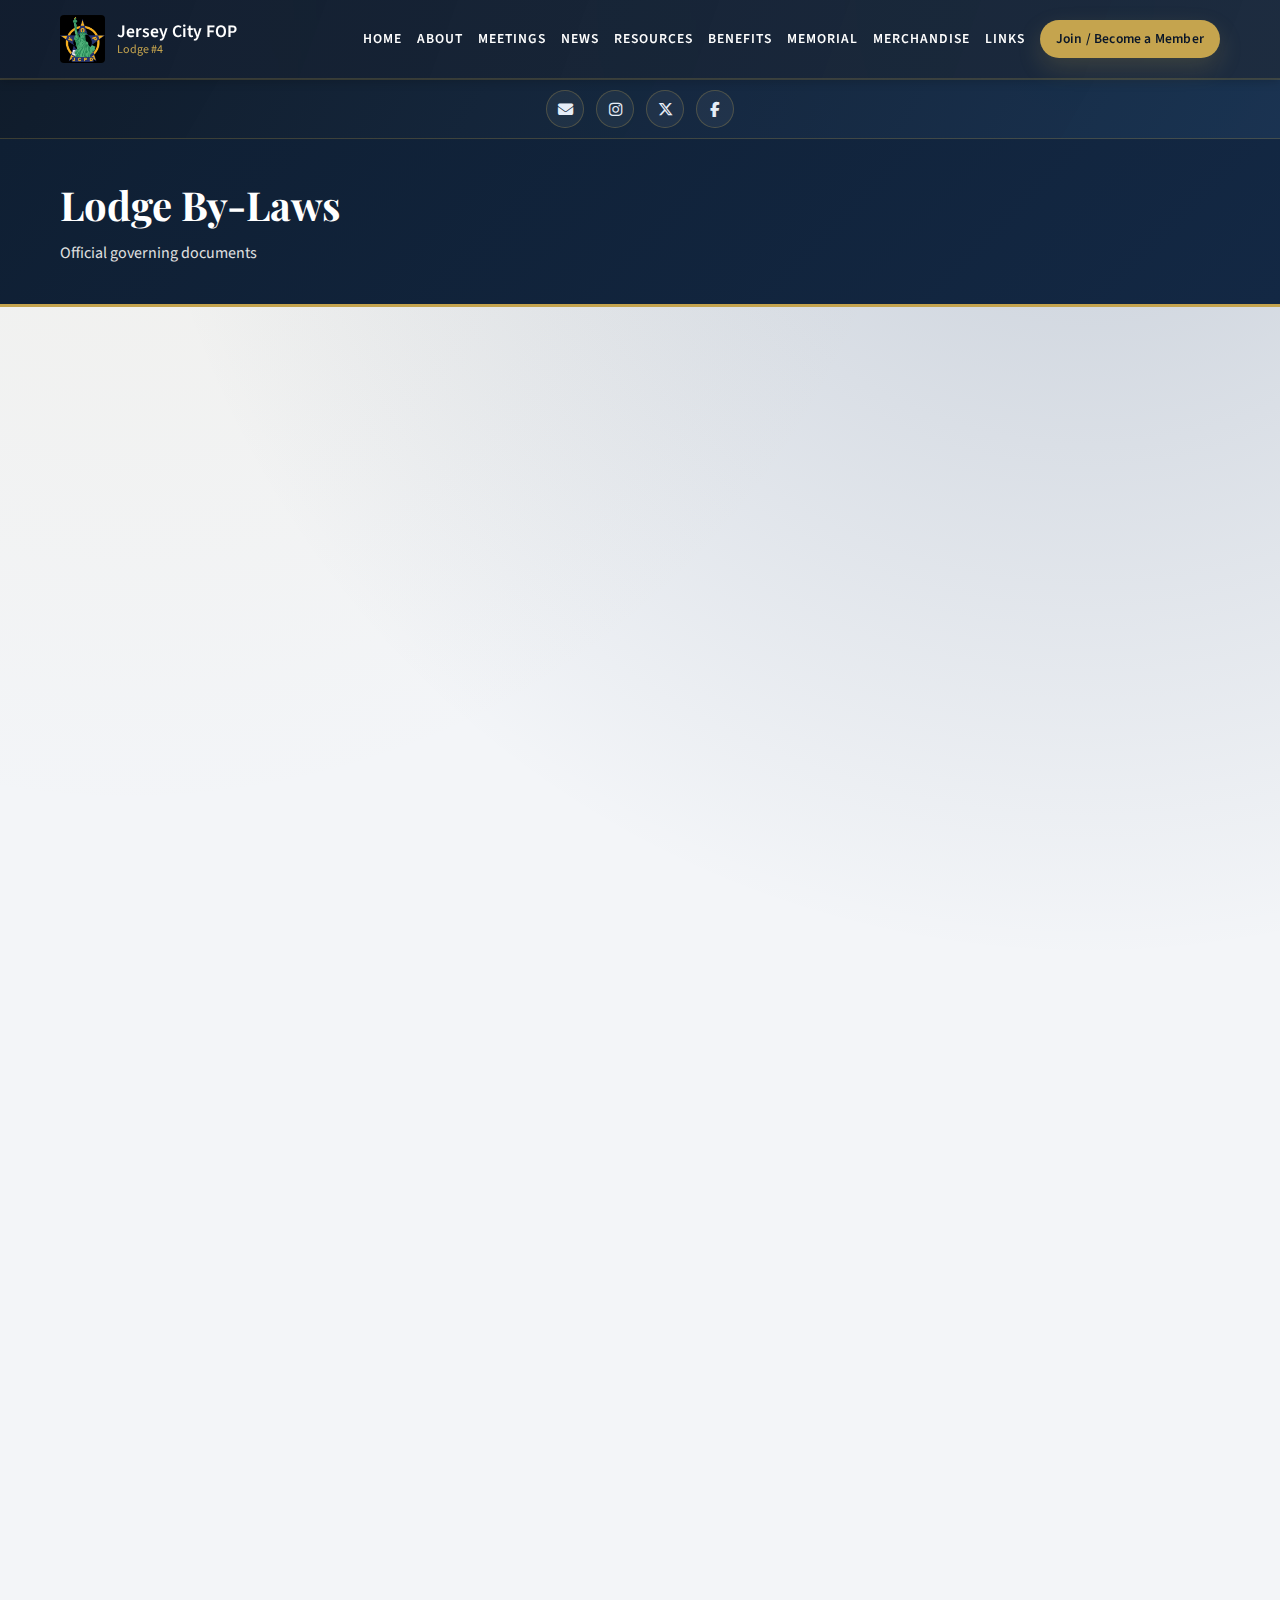
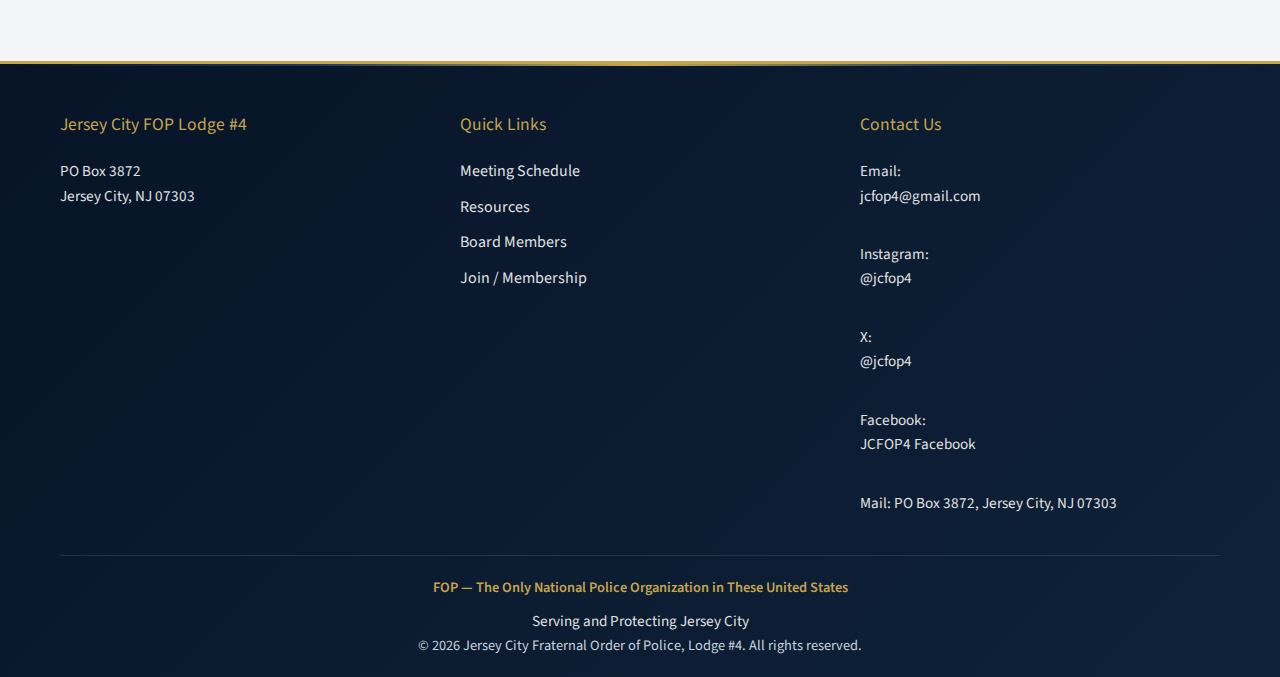
<file: bylaws.html>
<!DOCTYPE html>
<html lang="en">
<head>
  <meta charset="UTF-8">
  <meta name="viewport" content="width=device-width, initial-scale=1.0">
  <meta name="description" content="Lodge By-Laws - Jersey City FOP Lodge #4">
  <title>Lodge By-Laws | Jersey City FOP Lodge #4</title>
  
  <link rel="preconnect" href="https://fonts.googleapis.com">
  <link rel="preconnect" href="https://fonts.gstatic.com" crossorigin>
  <link href="https://fonts.googleapis.com/css2?family=Playfair+Display:wght@400;600;700&family=Source+Sans+Pro:wght@300;400;600;700&display=swap" rel="stylesheet">
  
  <link rel="stylesheet" href="https://cdnjs.cloudflare.com/ajax/libs/font-awesome/6.5.2/css/all.min.css" crossorigin="anonymous" referrerpolicy="no-referrer">
  <link rel="stylesheet" href="css/style.css">
</head>
<body>
  <a href="#main-content" class="skip-to-content">Skip to main content</a>

  <nav class="navbar">
    <div class="container">
      <a href="index.html" class="navbar__logo">
        <img src="images/fop-logo.jpg" alt="Jersey City FOP" class="navbar__logo-img">
        <div class="navbar__title">
          Jersey City FOP
          <span>Lodge #4</span>
        </div>
      </a>
      
      <button class="navbar__toggle" aria-label="Toggle navigation">
        <span></span>
        <span></span>
        <span></span>
      </button>

      <div class="navbar__backdrop"></div>

      <div class="navbar__nav">
        <a href="index.html" class="navbar__link">Home</a>
        <div class="navbar__dropdown">
          <a href="#" class="navbar__link navbar__link--dropdown">About </a>
          <div class="navbar__dropdown-menu">
            <a href="presidents-message.html" class="navbar__link">President's Message</a>
            <a href="executive-board.html" class="navbar__link">Executive Board</a>
            <a href="bylaws.html" class="navbar__link">By-Laws</a>
          </div>
        </div>
        <a href="meetings.html" class="navbar__link">Meetings</a>
        <a href="news.html" class="navbar__link">News</a>
        <a href="resources.html" class="navbar__link">Resources</a>
        <a href="member-benefits.html" class="navbar__link">Benefits</a>
        <a href="memorial.html" class="navbar__link">Memorial</a>
        <a href="merchandise.html" class="navbar__link">Merchandise</a>
        
        <a href="links.html" class="navbar__link">Links</a>
        <a href="join.html" class="btn btn--gold btn--small">Join / Become a Member</a>
      </div>
    </div>
  </nav>

  <section class="header-social" aria-label="Social links">
    <div class="container header-social__wrap">
      <a href="mailto:jcfop4@gmail.com" class="header-social__link" aria-label="Email"><i class="fa-solid fa-envelope" aria-hidden="true"></i></a>
      <a href="https://www.instagram.com/jcfop4/?hl=en" target="_blank" rel="noopener noreferrer" class="header-social__link" aria-label="Instagram"><i class="fa-brands fa-instagram" aria-hidden="true"></i></a>
      <a href="https://x.com/jcfop4?s=21&t=HVIoJXDsAE-A3QT6dLDx9w" target="_blank" rel="noopener noreferrer" class="header-social__link" aria-label="X"><i class="fa-brands fa-x-twitter" aria-hidden="true"></i></a>
      <a href="https://www.facebook.com/share/17cpXgj79E/?mibextid=wwXIfr" target="_blank" rel="noopener noreferrer" class="header-social__link" aria-label="Facebook"><i class="fa-brands fa-facebook-f" aria-hidden="true"></i></a>
    </div>
  </section>

  <header class="page-header" id="main-content">
    <div class="container">
      <h1>Lodge By-Laws</h1>
      <p>Official governing documents</p>
    </div>
  </header>

  <section class="section">
    <div class="container">
      <div class="card">
        <p class="text-lg mb-30"><em>Full bylaws content to be migrated from existing documents. Below is a placeholder outline of the document structure.</em></p>
        
        <h2 class="bylaws-article">Article I: Name and Object</h2>
        <p>This Lodge shall be known as Jersey City Fraternal Order of Police, Lodge #4. The object shall be to foster the spirit of Brotherhood, to elevate the standards and efficiency of law enforcement, and to protect the mutual welfare of its members.</p>
        
        <h2 class="bylaws-article">Article II: Membership</h2>
        <p>Section 1 - Active Members: All active law enforcement officers employed by the Jersey City Police Department who are in good standing are eligible for membership.</p>
        <p class="mt-10">Section 2 - Associate Members: As outlined on the Associate Members page.</p>
        <p class="mt-10">Section 3 - Honorary Members: Persons who have rendered distinguished service to law enforcement may be elected honorary members.</p>
        
        <h2 class="bylaws-article">Article III: Officers</h2>
        <p>The officers of this Lodge shall consist of President, Vice President, Secretary, Treasurer, Sergeant-at-Arms, and such other officers as may be deemed necessary.</p>
        
        <h2 class="bylaws-article">Article IV: Dues and Assessments</h2>
        <p>Section 1 - Initiation Fee: Each applicant for membership shall pay such initiation fee as may be determined by the Lodge.</p>
        <p class="mt-10">Section 2 - Monthly Dues: Regular monthly dues shall be determined at the annual meeting.</p>
        
        <h2 class="bylaws-article">Article V: Meetings</h2>
        <p>Regular meetings shall be held on the first Tuesday of each month. Special meetings may be called by the President or upon petition of ten percent of the membership.</p>
        
        <h2 class="bylaws-article">Article VI: Discipline</h2>
        <p>Any member may be suspended or expelled for cause in accordance with the procedures outlined in the National FOP Constitution.</p>
        
        <h2 class="bylaws-article">Article VII: Amendments</h2>
        <p>These By-Laws may be amended at any regular meeting by a two-thirds vote of the members present, provided the proposed amendment has been submitted in writing at the previous meeting.</p>
        
        <div class="callout mt-40">
          <div class="callout__title">📄 Request Full By-Laws</div>
          <p class="callout__text">Members may request a complete copy of the Lodge By-Laws by contacting the Secretary or attending a monthly meeting.</p>
        </div>
      </div>
    </div>
  </section>

  <footer class="footer">
    <div class="container">
      <div class="footer__content">
        <div>
          <div class="footer__title">Jersey City FOP Lodge #4</div>
          <p class="footer__text">
            PO Box 3872<br>
            Jersey City, NJ 07303
          </p>
        </div>
        
        <div>
          <div class="footer__title">Quick Links</div>
          <a href="meetings.html" class="footer__link">Meeting Schedule</a>
          <a href="resources.html" class="footer__link">Resources</a>
          <a href="executive-board.html" class="footer__link">Board Members</a>
          <a href="join.html" class="footer__link">Join / Membership</a>
        </div>
        
        <div>
          <div class="footer__title">Contact Us</div>
          <p class="footer__text">
            Email: <a href="mailto:jcfop4@gmail.com" class="footer__link">jcfop4@gmail.com</a><br>
            Instagram: <a href="https://www.instagram.com/jcfop4/?hl=en" target="_blank" rel="noopener noreferrer" class="footer__link">@jcfop4</a><br>
            X: <a href="https://x.com/jcfop4?s=21&t=HVIoJXDsAE-A3QT6dLDx9w" target="_blank" rel="noopener noreferrer" class="footer__link">@jcfop4</a><br>
            Facebook: <a href="https://www.facebook.com/share/17cpXgj79E/?mibextid=wwXIfr" target="_blank" rel="noopener noreferrer" class="footer__link">JCFOP4 Facebook</a><br>
            Mail: PO Box 3872, Jersey City, NJ 07303
          </p>
        </div>
      </div>
      
      <div class="footer__bottom">
        <p class="footer__fop">FOP — The Only National Police Organization in These United States</p>
        <p class="footer__tagline">Serving and Protecting Jersey City</p>
        <p>&copy; <span class="footer__year">2026</span> Jersey City Fraternal Order of Police, Lodge #4. All rights reserved.</p>
      </div>
    </div>
  </footer>

  <script src="js/script.js"></script>
</body>
</html>
</file>
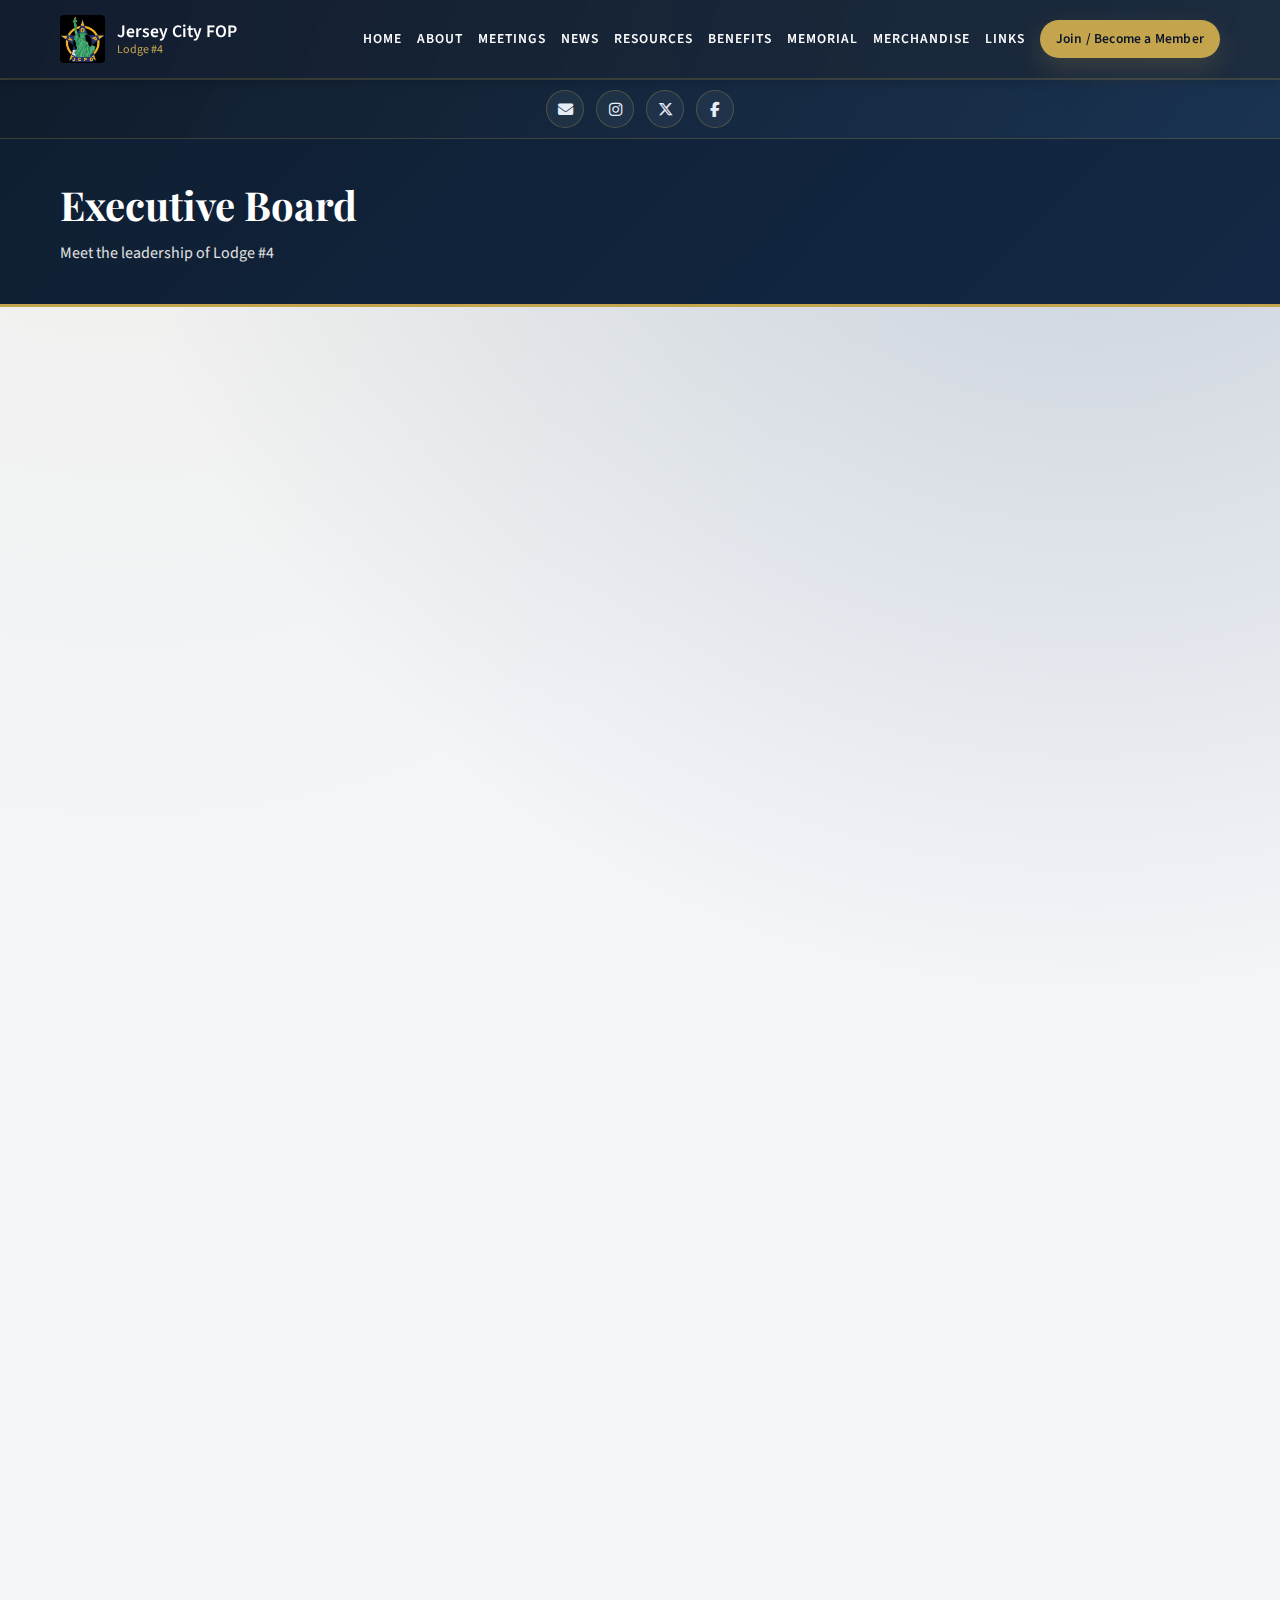
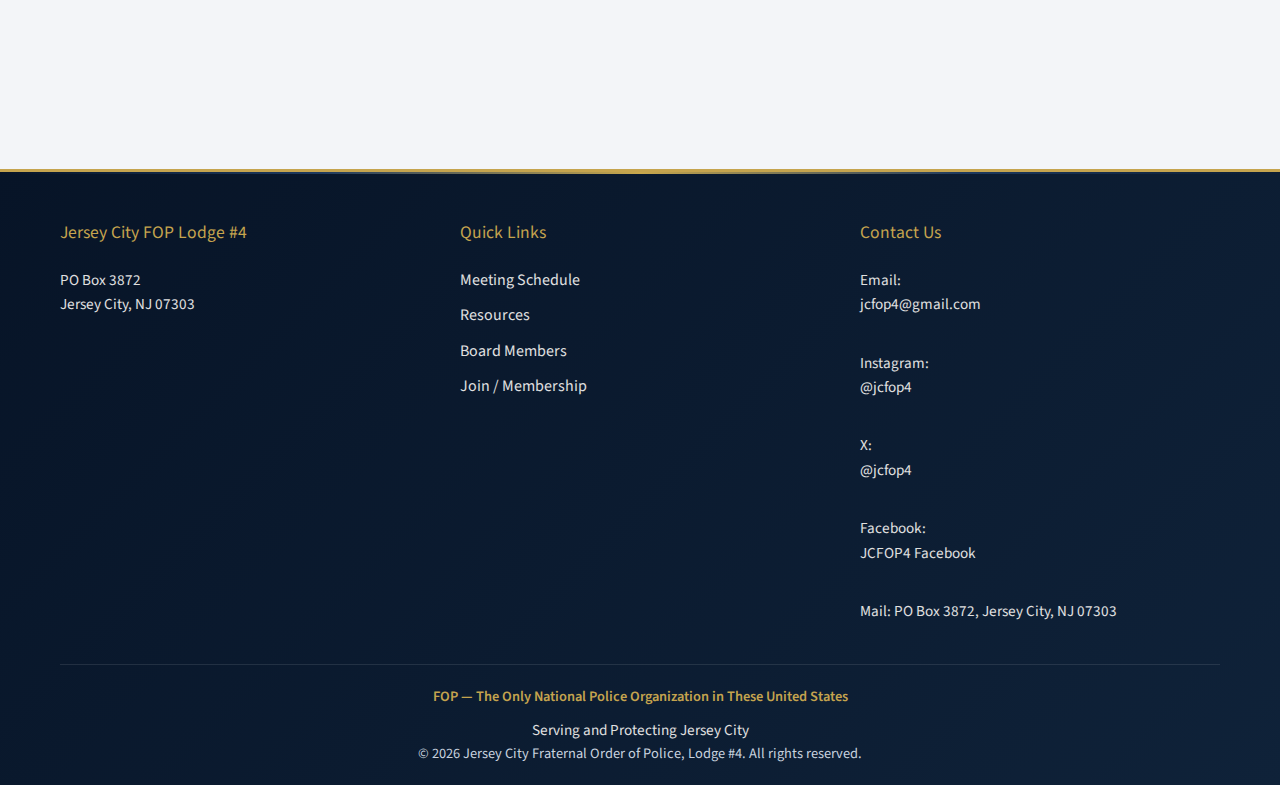
<file: executive-board.html>
<!DOCTYPE html>
<html lang="en">
<head>
  <meta charset="UTF-8">
  <meta name="viewport" content="width=device-width, initial-scale=1.0">
  <meta name="description" content="Executive Board - Jersey City FOP Lodge #4">
  <title>Executive Board | Jersey City FOP Lodge #4</title>
  
  <link rel="preconnect" href="https://fonts.googleapis.com">
  <link rel="preconnect" href="https://fonts.gstatic.com" crossorigin>
  <link href="https://fonts.googleapis.com/css2?family=Playfair+Display:wght@400;600;700&family=Source+Sans+Pro:wght@300;400;600;700&display=swap" rel="stylesheet">
  <link rel="stylesheet" href="https://cdnjs.cloudflare.com/ajax/libs/font-awesome/6.5.2/css/all.min.css" crossorigin="anonymous" referrerpolicy="no-referrer">
  <link rel="stylesheet" href="css/style.css">
</head>
<body>
  <a href="#main-content" class="skip-to-content">Skip to main content</a>

  <nav class="navbar">
    <div class="container">
      <a href="index.html" class="navbar__logo">
        <img src="images/fop-logo.jpg" alt="Jersey City FOP" class="navbar__logo-img">
        <div class="navbar__title">
          Jersey City FOP
          <span>Lodge #4</span>
        </div>
      </a>
      
      <button class="navbar__toggle" aria-label="Toggle navigation">
        <span></span>
        <span></span>
        <span></span>
      </button>

      <div class="navbar__backdrop"></div>

      <div class="navbar__nav">
        <a href="index.html" class="navbar__link">Home</a>
        <div class="navbar__dropdown">
          <a href="#" class="navbar__link navbar__link--dropdown">About </a>
          <div class="navbar__dropdown-menu">
            <a href="presidents-message.html" class="navbar__link">President's Message</a>
            <a href="executive-board.html" class="navbar__link">Executive Board</a>
            <a href="bylaws.html" class="navbar__link">By-Laws</a>
          </div>
        </div>
        <a href="meetings.html" class="navbar__link">Meetings</a>
        <a href="news.html" class="navbar__link">News</a>
        <a href="resources.html" class="navbar__link">Resources</a>
        <a href="member-benefits.html" class="navbar__link">Benefits</a>
        <a href="memorial.html" class="navbar__link">Memorial</a>
        <a href="merchandise.html" class="navbar__link">Merchandise</a>
        
        <a href="links.html" class="navbar__link">Links</a>
        <a href="join.html" class="btn btn--gold btn--small">Join / Become a Member</a>
      </div>
    </div>
  </nav>

  <section class="header-social" aria-label="Social links">
    <div class="container header-social__wrap">
      <a href="mailto:jcfop4@gmail.com" class="header-social__link" aria-label="Email"><i class="fa-solid fa-envelope" aria-hidden="true"></i></a>
      <a href="https://www.instagram.com/jcfop4/?hl=en" target="_blank" rel="noopener noreferrer" class="header-social__link" aria-label="Instagram"><i class="fa-brands fa-instagram" aria-hidden="true"></i></a>
      <a href="https://x.com/jcfop4?s=21&t=HVIoJXDsAE-A3QT6dLDx9w" target="_blank" rel="noopener noreferrer" class="header-social__link" aria-label="X"><i class="fa-brands fa-x-twitter" aria-hidden="true"></i></a>
      <a href="https://www.facebook.com/share/17cpXgj79E/?mibextid=wwXIfr" target="_blank" rel="noopener noreferrer" class="header-social__link" aria-label="Facebook"><i class="fa-brands fa-facebook-f" aria-hidden="true"></i></a>
    </div>
  </section>

  <header class="page-header" id="main-content">
    <div class="container">
      <h1>Executive Board</h1>
      <p>Meet the leadership of Lodge #4</p>
    </div>
  </header>

  <section class="section">
    <div class="container">
      <h2 class="text-center mb-40">Officers</h2>
      <div class="grid grid--3">
        
        <div class="board-card">
          <div class="board-card__photo">👤</div>
          <h3 class="board-card__name">Dave Persad</h3>
          <p class="board-card__title">President</p>
        </div>
        
        <div class="board-card">
          <div class="board-card__photo">👤</div>
          <h3 class="board-card__name">Osama Badawi</h3>
          <p class="board-card__title">1st Vice President</p>
        </div>
        
        <div class="board-card">
          <div class="board-card__photo">👤</div>
          <h3 class="board-card__name">Michael Hulings</h3>
          <p class="board-card__title">2nd Vice President</p>
        </div>
        
        <div class="board-card">
          <div class="board-card__photo">👤</div>
          <h3 class="board-card__name">Michael Galano</h3>
          <p class="board-card__title">Secretary</p>
        </div>
        
        <div class="board-card">
          <div class="board-card__photo">👤</div>
          <h3 class="board-card__name">Joseph Anzivino</h3>
          <p class="board-card__title">Treasurer</p>
        </div>
        
        <div class="board-card">
          <div class="board-card__photo">👤</div>
          <h3 class="board-card__name">Francis Mario III</h3>
          <p class="board-card__title">Chaplain</p>
        </div>
        
        <div class="board-card">
          <div class="board-card__photo">👤</div>
          <h3 class="board-card__name">Cynthia Miller</h3>
          <p class="board-card__title">Conductor</p>
        </div>
        
        <div class="board-card">
          <div class="board-card__photo">👤</div>
          <h3 class="board-card__name">Melissa Sarmiento</h3>
          <p class="board-card__title">Guard</p>
        </div>
        
      </div>
    </div>
  </section>

  <section class="section section--gray">
    <div class="container">
      <h2 class="text-center mb-40">Trustees</h2>
      <div class="grid grid--3">
        
        <div class="board-card">
          <div class="board-card__photo">👤</div>
          <h3 class="board-card__name">Roxanne Rodriguez</h3>
          <p class="board-card__title">Trustee</p>
        </div>
        
        <div class="board-card">
          <div class="board-card__photo">👤</div>
          <h3 class="board-card__name">Krystal Rodriguez</h3>
          <p class="board-card__title">Trustee</p>
        </div>
        
        <div class="board-card">
          <div class="board-card__photo">👤</div>
          <h3 class="board-card__name">Matthew Ramos</h3>
          <p class="board-card__title">Trustee</p>
        </div>
        
      </div>
    </div>
  </section>

  <footer class="footer">
    <div class="container">
      <div class="footer__content">
        <div>
          <div class="footer__title">Jersey City FOP Lodge #4</div>
          <p class="footer__text">
            PO Box 3872<br>
            Jersey City, NJ 07303
          </p>
        </div>
        
        <div>
          <div class="footer__title">Quick Links</div>
          <a href="meetings.html" class="footer__link">Meeting Schedule</a>
          <a href="resources.html" class="footer__link">Resources</a>
          <a href="executive-board.html" class="footer__link">Board Members</a>
          <a href="join.html" class="footer__link">Join / Membership</a>
        </div>
        
        <div>
          <div class="footer__title">Contact Us</div>
          <p class="footer__text">
            Email: <a href="mailto:jcfop4@gmail.com" class="footer__link">jcfop4@gmail.com</a><br>
            Instagram: <a href="https://www.instagram.com/jcfop4/?hl=en" target="_blank" rel="noopener noreferrer" class="footer__link">@jcfop4</a><br>
            X: <a href="https://x.com/jcfop4?s=21&t=HVIoJXDsAE-A3QT6dLDx9w" target="_blank" rel="noopener noreferrer" class="footer__link">@jcfop4</a><br>
            Facebook: <a href="https://www.facebook.com/share/17cpXgj79E/?mibextid=wwXIfr" target="_blank" rel="noopener noreferrer" class="footer__link">JCFOP4 Facebook</a><br>
            Mail: PO Box 3872, Jersey City, NJ 07303
          </p>
        </div>
      </div>
      
      <div class="footer__bottom">
        <p class="footer__fop">FOP — The Only National Police Organization in These United States</p>
        <p class="footer__tagline">Serving and Protecting Jersey City</p>
        <p>&copy; <span class="footer__year">2026</span> Jersey City Fraternal Order of Police, Lodge #4. All rights reserved.</p>
      </div>
    </div>
  </footer>

  <script src="js/script.js"></script>
</body>
</html>
</file>
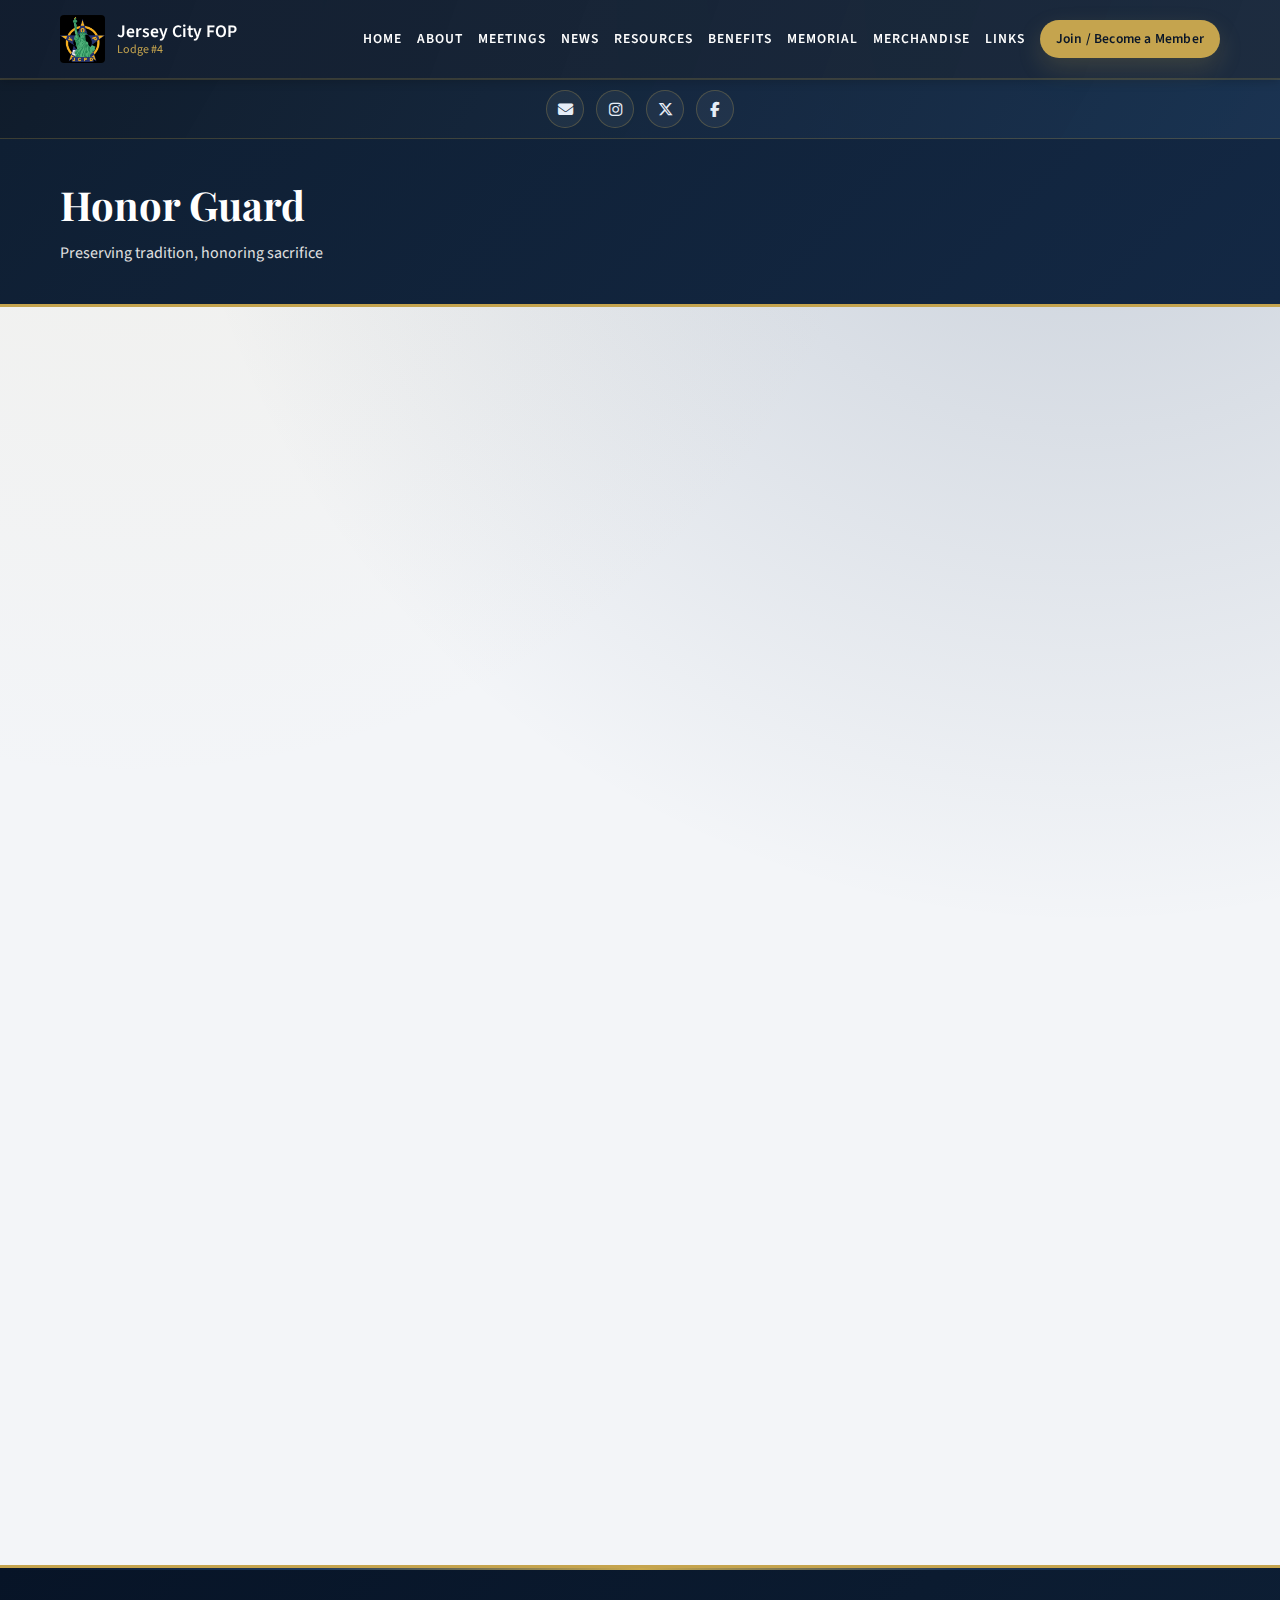
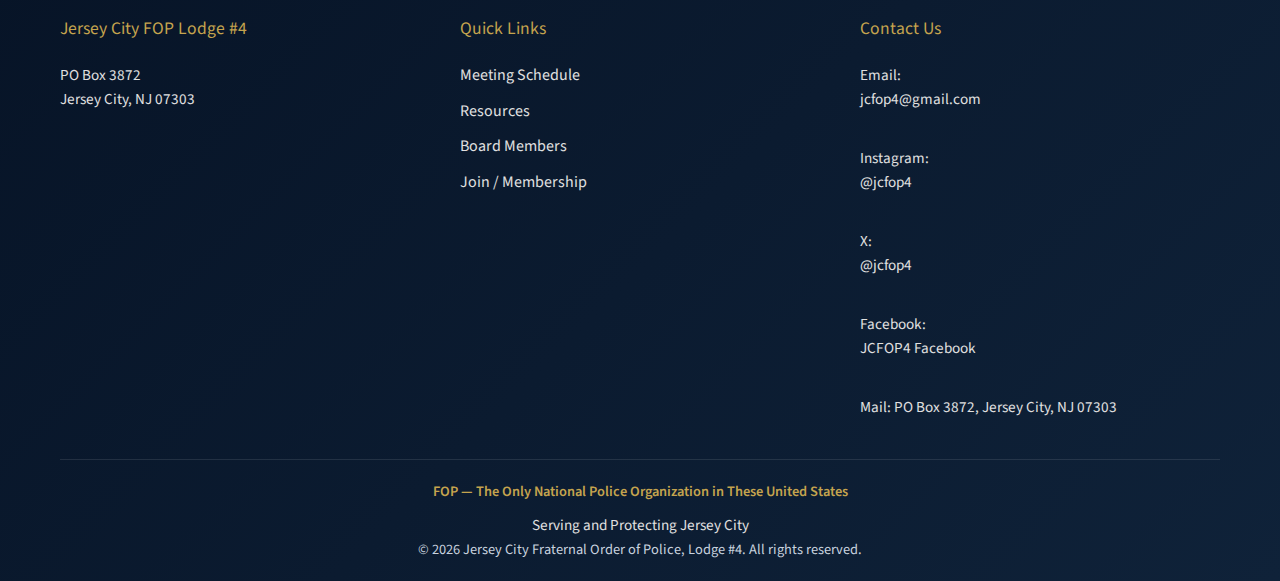
<file: honor-guard.html>
<!DOCTYPE html>
<html lang="en">
<head>
  <meta charset="UTF-8">
  <meta name="viewport" content="width=device-width, initial-scale=1.0">
  <meta name="description" content="Honor Guard - Jersey City FOP Lodge #4">
  <title>Honor Guard | Jersey City FOP Lodge #4</title>
  
  <link rel="preconnect" href="https://fonts.googleapis.com">
  <link rel="preconnect" href="https://fonts.gstatic.com" crossorigin>
  <link href="https://fonts.googleapis.com/css2?family=Playfair+Display:wght@400;600;700&family=Source+Sans+Pro:wght@300;400;600;700&display=swap" rel="stylesheet">
  
  <link rel="stylesheet" href="https://cdnjs.cloudflare.com/ajax/libs/font-awesome/6.5.2/css/all.min.css" crossorigin="anonymous" referrerpolicy="no-referrer">
  <link rel="stylesheet" href="css/style.css">
</head>
<body>
  <a href="#main-content" class="skip-to-content">Skip to main content</a>

  <nav class="navbar">
    <div class="container">
      <a href="index.html" class="navbar__logo">
        <img src="images/fop-logo.jpg" alt="Jersey City FOP" class="navbar__logo-img">
        <div class="navbar__title">
          Jersey City FOP
          <span>Lodge #4</span>
        </div>
      </a>
      
      <button class="navbar__toggle" aria-label="Toggle navigation">
        <span></span>
        <span></span>
        <span></span>
      </button>

      <div class="navbar__backdrop"></div>

      <div class="navbar__nav">
        <a href="index.html" class="navbar__link">Home</a>
        <div class="navbar__dropdown">
          <a href="#" class="navbar__link navbar__link--dropdown">About </a>
          <div class="navbar__dropdown-menu">
            <a href="presidents-message.html" class="navbar__link">President's Message</a>
            <a href="executive-board.html" class="navbar__link">Executive Board</a>
            <a href="bylaws.html" class="navbar__link">By-Laws</a>
          </div>
        </div>
        <a href="meetings.html" class="navbar__link">Meetings</a>
        <a href="news.html" class="navbar__link">News</a>
        <a href="resources.html" class="navbar__link">Resources</a>
        <a href="member-benefits.html" class="navbar__link">Benefits</a>
        <a href="memorial.html" class="navbar__link">Memorial</a>
        <a href="merchandise.html" class="navbar__link">Merchandise</a>
        
        <a href="links.html" class="navbar__link">Links</a>
        <a href="join.html" class="btn btn--gold btn--small">Join / Become a Member</a>
      </div>
    </div>
  </nav>

  <section class="header-social" aria-label="Social links">
    <div class="container header-social__wrap">
      <a href="mailto:jcfop4@gmail.com" class="header-social__link" aria-label="Email"><i class="fa-solid fa-envelope" aria-hidden="true"></i></a>
      <a href="https://www.instagram.com/jcfop4/?hl=en" target="_blank" rel="noopener noreferrer" class="header-social__link" aria-label="Instagram"><i class="fa-brands fa-instagram" aria-hidden="true"></i></a>
      <a href="https://x.com/jcfop4?s=21&t=HVIoJXDsAE-A3QT6dLDx9w" target="_blank" rel="noopener noreferrer" class="header-social__link" aria-label="X"><i class="fa-brands fa-x-twitter" aria-hidden="true"></i></a>
      <a href="https://www.facebook.com/share/17cpXgj79E/?mibextid=wwXIfr" target="_blank" rel="noopener noreferrer" class="header-social__link" aria-label="Facebook"><i class="fa-brands fa-facebook-f" aria-hidden="true"></i></a>
    </div>
  </section>

  <header class="page-header" id="main-content">
    <div class="container">
      <h1>Honor Guard</h1>
      <p>Preserving tradition, honoring sacrifice</p>
    </div>
  </header>

  <section class="section">
    <div class="container">
      <div class="grid grid--2">
        <div>
          <h2>About Our Honor Guard</h2>
          <p>The Jersey City FOP Lodge #4 Honor Guard is a distinguished unit dedicated to preserving the traditions of law enforcement and honoring those who have made the ultimate sacrifice.</p>
          <p class="mt-15">Our Honor Guard members volunteer their time to provide ceremonial support at:</p>
          <ul class="list mt-15">
            <li class="list__item"><span class="list__icon">★</span><span>Funeral honors for fallen officers</span></li>
            <li class="list__item"><span class="list__icon">★</span><span>Line of duty death ceremonies</span></li>
            <li class="list__item"><span class="list__icon">★</span><span>Public events and parades</span></li>
            <li class="list__item"><span class="list__icon">★</span><span>Badge pinning ceremonies</span></li>
            <li class="list__item"><span class="list__icon">★</span><span>Community commemorations</span></li>
          </ul>
        </div>
        <div>
          <div class="card">
            <h3 class="card__title">Join the Honor Guard</h3>
            <p class="card__text">Members interested in joining the Honor Guard should attend a monthly meeting or contact any board member.</p>
            <p class="card__text mt-15"><strong>Requirements:</strong></p>
            <ul class="unordered-list">
              <li>Active or retired member in good standing</li>
              <li>Maintain professional appearance</li>
              <li>Commit to training and events</li>
              <li>Possess proper uniform and equipment</li>
            </ul>
          </div>
        </div>
      </div>
    </div>
  </section>

  <section class="section section--gray">
    <div class="container">
      <h2 class="text-center mb-40">Photo Gallery</h2>
      <div class="grid grid--3">
        <div class="photo-placeholder">
          [Photo Placeholder 1]
        </div>
        <div class="photo-placeholder">
          [Photo Placeholder 2]
        </div>
        <div class="photo-placeholder">
          [Photo Placeholder 3]
        </div>
        <div class="photo-placeholder">
          [Photo Placeholder 4]
        </div>
        <div class="photo-placeholder">
          [Photo Placeholder 5]
        </div>
        <div class="photo-placeholder">
          [Photo Placeholder 6]
        </div>
      </div>
      <p class="text-center mt-20" style="color: var(--gray-dark);"><em>Photos coming soon. Replace images in /images/ folder.</em></p>
    </div>
  </section>

  <footer class="footer">
    <div class="container">
      <div class="footer__content">
        <div>
          <div class="footer__title">Jersey City FOP Lodge #4</div>
          <p class="footer__text">
            PO Box 3872<br>
            Jersey City, NJ 07303
          </p>
        </div>
        
        <div>
          <div class="footer__title">Quick Links</div>
          <a href="meetings.html" class="footer__link">Meeting Schedule</a>
          <a href="resources.html" class="footer__link">Resources</a>
          <a href="executive-board.html" class="footer__link">Board Members</a>
          <a href="join.html" class="footer__link">Join / Membership</a>
        </div>
        
        <div>
          <div class="footer__title">Contact Us</div>
          <p class="footer__text">
            Email: <a href="mailto:jcfop4@gmail.com" class="footer__link">jcfop4@gmail.com</a><br>
            Instagram: <a href="https://www.instagram.com/jcfop4/?hl=en" target="_blank" rel="noopener noreferrer" class="footer__link">@jcfop4</a><br>
            X: <a href="https://x.com/jcfop4?s=21&t=HVIoJXDsAE-A3QT6dLDx9w" target="_blank" rel="noopener noreferrer" class="footer__link">@jcfop4</a><br>
            Facebook: <a href="https://www.facebook.com/share/17cpXgj79E/?mibextid=wwXIfr" target="_blank" rel="noopener noreferrer" class="footer__link">JCFOP4 Facebook</a><br>
            Mail: PO Box 3872, Jersey City, NJ 07303
          </p>
        </div>
      </div>
      
      <div class="footer__bottom">
        <p class="footer__fop">FOP — The Only National Police Organization in These United States</p>
        <p class="footer__tagline">Serving and Protecting Jersey City</p>
        <p>&copy; <span class="footer__year">2026</span> Jersey City Fraternal Order of Police, Lodge #4. All rights reserved.</p>
      </div>
    </div>
  </footer>

  <script src="js/script.js"></script>
</body>
</html>
</file>
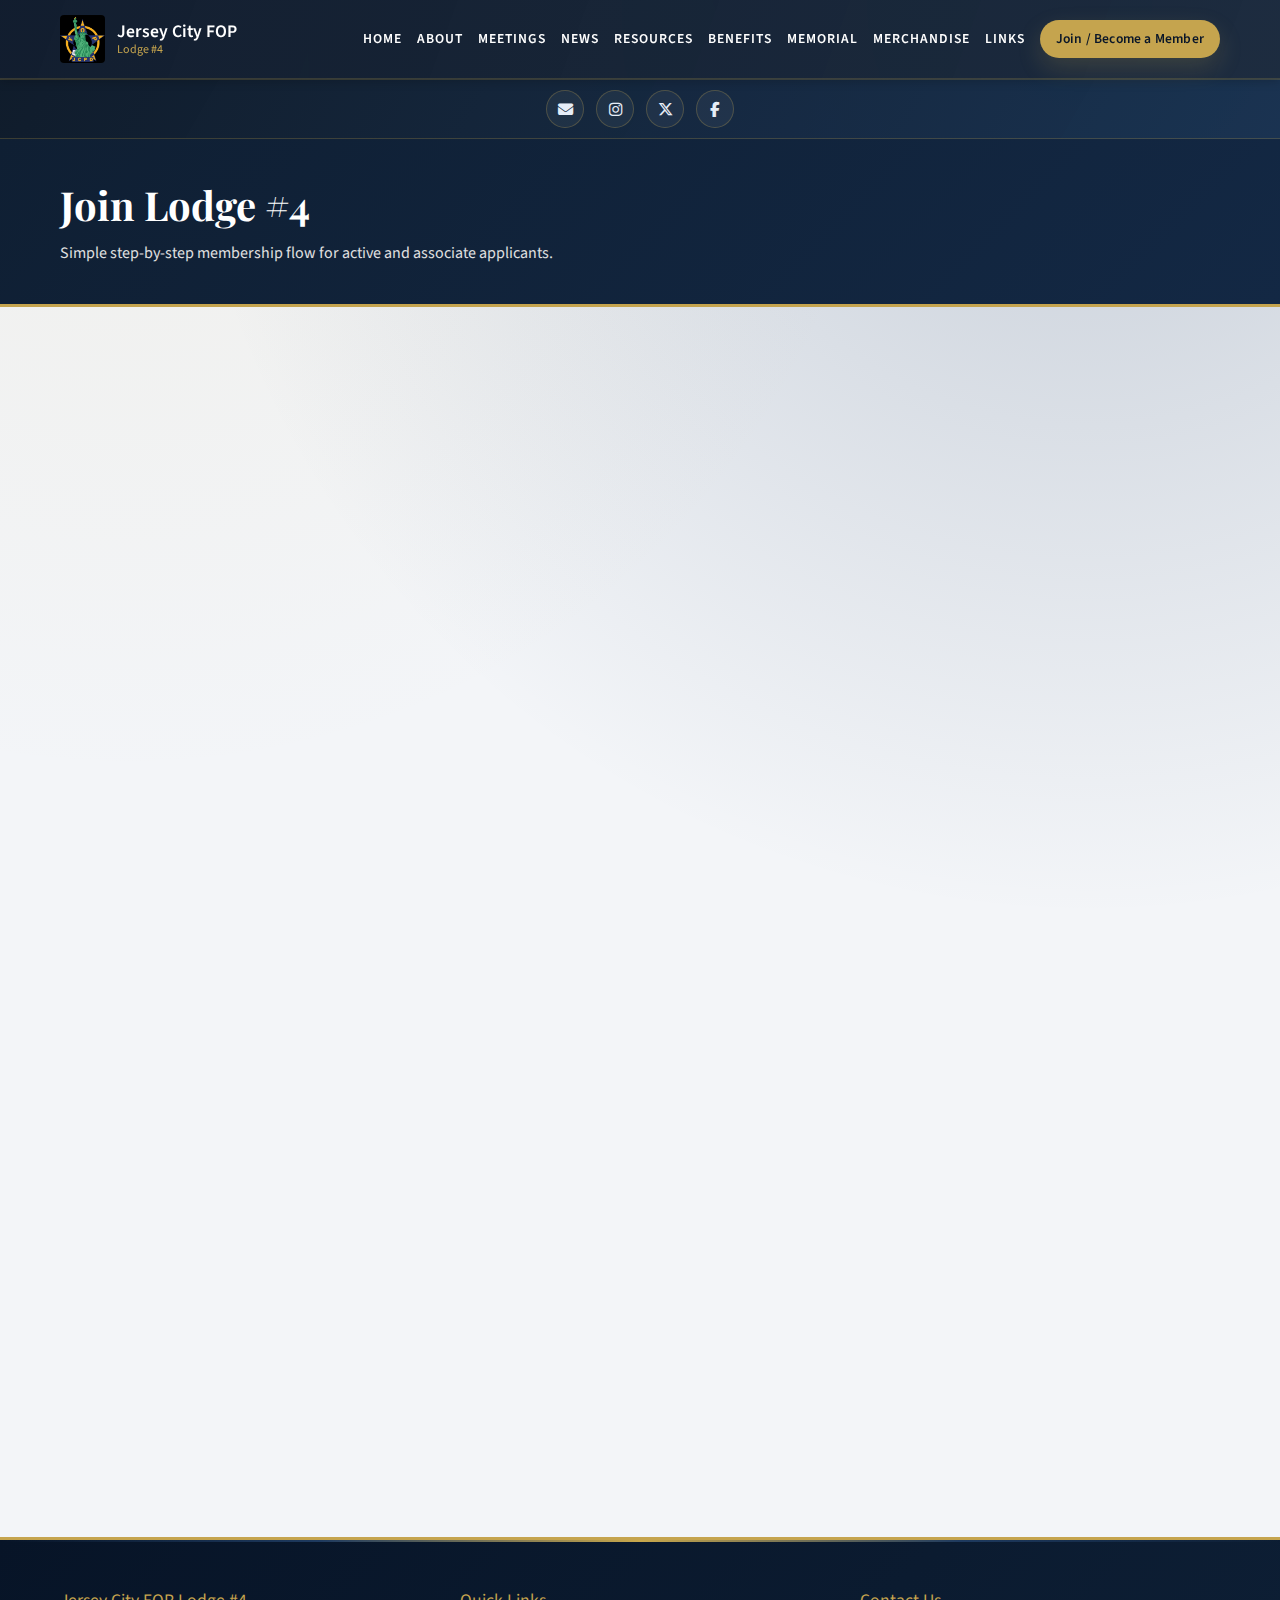
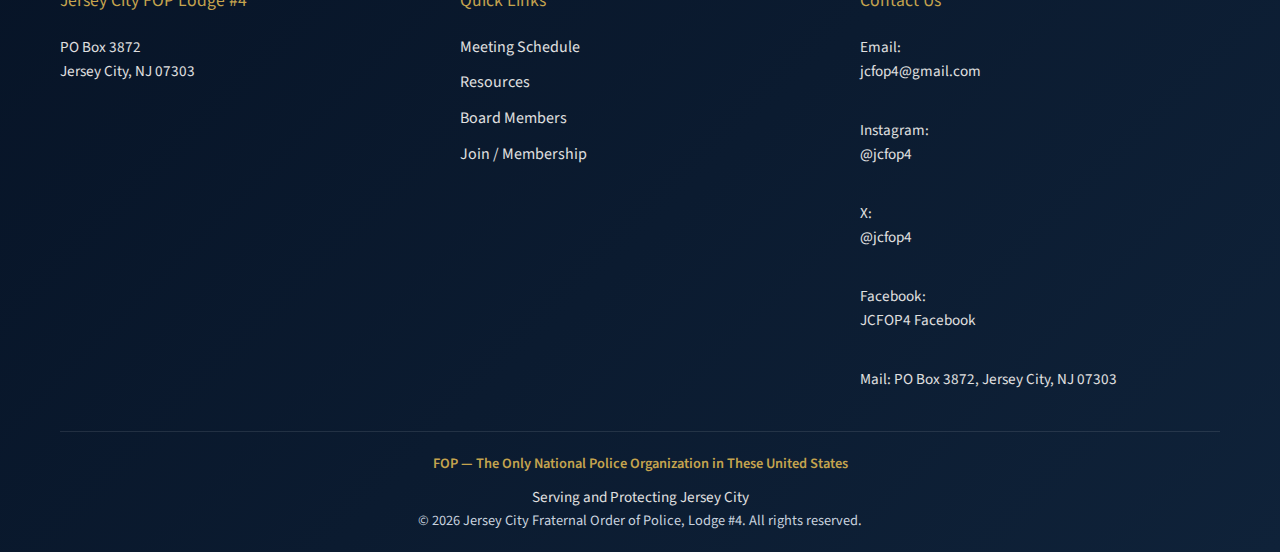
<file: join.html>
<!DOCTYPE html>
<html lang="en">
<head>
  <meta charset="UTF-8">
  <meta name="viewport" content="width=device-width, initial-scale=1.0">
  <meta name="description" content="Join Jersey City FOP Lodge #4 - Membership steps, requirements, and application support.">
  <title>Join | Jersey City FOP Lodge #4</title>

  <link rel="preconnect" href="https://fonts.googleapis.com">
  <link rel="preconnect" href="https://fonts.gstatic.com" crossorigin>
  <link href="https://fonts.googleapis.com/css2?family=Playfair+Display:wght@400;600;700&family=Source+Sans+Pro:wght@300;400;600;700&display=swap" rel="stylesheet">

  <link rel="stylesheet" href="https://cdnjs.cloudflare.com/ajax/libs/font-awesome/6.5.2/css/all.min.css" crossorigin="anonymous" referrerpolicy="no-referrer">
  <link rel="stylesheet" href="css/style.css">
</head>
<body>
  <a href="#main-content" class="skip-to-content">Skip to main content</a>

  <nav class="navbar">
    <div class="container">
      <a href="index.html" class="navbar__logo">
        <img src="images/fop-logo.jpg" alt="Jersey City FOP" class="navbar__logo-img">
        <div class="navbar__title">
          Jersey City FOP
          <span>Lodge #4</span>
        </div>
      </a>

      <button class="navbar__toggle" aria-label="Toggle navigation">
        <span></span>
        <span></span>
        <span></span>
      </button>

      <div class="navbar__backdrop"></div>

      <div class="navbar__nav">
        <a href="index.html" class="navbar__link">Home</a>
        <div class="navbar__dropdown">
          <a href="#" class="navbar__link navbar__link--dropdown">About </a>
          <div class="navbar__dropdown-menu">
            <a href="presidents-message.html" class="navbar__link">President's Message</a>
            <a href="executive-board.html" class="navbar__link">Executive Board</a>
            <a href="bylaws.html" class="navbar__link">By-Laws</a>
          </div>
        </div>
        <a href="meetings.html" class="navbar__link">Meetings</a>
        <a href="news.html" class="navbar__link">News</a>
        <a href="resources.html" class="navbar__link">Resources</a>
        <a href="member-benefits.html" class="navbar__link">Benefits</a>
        <a href="memorial.html" class="navbar__link">Memorial</a>
        <a href="merchandise.html" class="navbar__link">Merchandise</a>
        <a href="links.html" class="navbar__link">Links</a>
        <a href="join.html" class="btn btn--gold btn--small">Join / Become a Member</a>
      </div>
    </div>
  </nav>

  <section class="header-social" aria-label="Social links">
    <div class="container header-social__wrap">
      <a href="mailto:jcfop4@gmail.com" class="header-social__link" aria-label="Email"><i class="fa-solid fa-envelope" aria-hidden="true"></i></a>
      <a href="https://www.instagram.com/jcfop4/?hl=en" target="_blank" rel="noopener noreferrer" class="header-social__link" aria-label="Instagram"><i class="fa-brands fa-instagram" aria-hidden="true"></i></a>
      <a href="https://x.com/jcfop4?s=21&t=HVIoJXDsAE-A3QT6dLDx9w" target="_blank" rel="noopener noreferrer" class="header-social__link" aria-label="X"><i class="fa-brands fa-x-twitter" aria-hidden="true"></i></a>
      <a href="https://www.facebook.com/share/17cpXgj79E/?mibextid=wwXIfr" target="_blank" rel="noopener noreferrer" class="header-social__link" aria-label="Facebook"><i class="fa-brands fa-facebook-f" aria-hidden="true"></i></a>
    </div>
  </section>

  <header class="page-header" id="main-content">
    <div class="container">
      <h1>Join Lodge #4</h1>
      <p>Simple step-by-step membership flow for active and associate applicants.</p>
    </div>
  </header>

  <section class="section join-flow">
    <div class="container">
      <div class="grid grid--3">
        <article class="card join-step">
          <p class="join-step__number">Step 1</p>
          <h3 class="card__title">Choose Membership Track</h3>
          <p class="card__text">Determine whether you are applying as an active law-enforcement member or associate member/supporter.</p>
        </article>
        <article class="card join-step">
          <p class="join-step__number">Step 2</p>
          <h3 class="card__title">Prepare Documents</h3>
          <p class="card__text">Collect required information, complete forms, and verify all details before submission.</p>
        </article>
        <article class="card join-step">
          <p class="join-step__number">Step 3</p>
          <h3 class="card__title">Submit & Follow Up</h3>
          <p class="card__text">Send your package to the Lodge and monitor email for any additional verification requests.</p>
        </article>
      </div>
    </div>
  </section>

  <section class="section section--gray">
    <div class="container">
      <div class="grid grid--2">
        <div class="card">
          <h3 class="card__title">Instructions & Requirements</h3>
          <ul class="list">
            <li class="list__item"><span class="list__icon">✓</span><span>Complete your membership application in full</span></li>
            <li class="list__item"><span class="list__icon">✓</span><span>Use current official forms only</span></li>
            <li class="list__item"><span class="list__icon">✓</span><span>Provide reliable contact information for follow-up</span></li>
            <li class="list__item"><span class="list__icon">✓</span><span>Submit dues/payment details as instructed by Lodge #4</span></li>
          </ul>
          <a href="mailto:jcfop4@gmail.com?subject=Membership%20Application%20Request" class="btn btn--primary mt-20">Request Application by Email</a>
        </div>
        <div class="card">
          <h3 class="card__title">Helpful Documents</h3>
          <p class="card__text">If you are applying for FOP specialty plates as part of your packet, these forms are available below:</p>
          <div class="mt-20">
            <a href="./assets/fop-license-plates/members-letter-of-responsibility.pdf" target="_blank" rel="noopener noreferrer" class="btn btn--outline mt-10">Members Letter of Responsibility</a>
            <a href="./assets/fop-license-plates/license-plate-instructions-requirements.pdf" target="_blank" rel="noopener noreferrer" class="btn btn--outline mt-10">Instructions & Requirements</a>
            <a href="./assets/fop-license-plates/nj-mvc-sp-23.pdf" target="_blank" rel="noopener noreferrer" class="btn btn--outline mt-10">NJ MVC Form SP-23</a>
          </div>
          <p class="card__text mt-20">For associate-specific information, visit the <a href="associates.html" class="text-gold">Associate Membership page</a>.</p>
        </div>
      </div>
    </div>
  </section>

  <section class="section">
    <div class="container">
      <div class="callout">
        <div class="callout__title">Member Action Checklist</div>
        <p class="callout__text">Before submitting: verify application fields, attach required supporting documents, and confirm your contact number/email are current.</p>
      </div>
      <div class="text-center mt-30">
        <a href="meetings.html" class="btn btn--gold">See Next Membership Meeting</a>
      </div>
    </div>
  </section>

  <footer class="footer">
    <div class="container">
      <div class="footer__content">
        <div>
          <div class="footer__title">Jersey City FOP Lodge #4</div>
          <p class="footer__text">
            PO Box 3872<br>
            Jersey City, NJ 07303
          </p>
        </div>

        <div>
          <div class="footer__title">Quick Links</div>
          <a href="meetings.html" class="footer__link">Meeting Schedule</a>
          <a href="resources.html" class="footer__link">Resources</a>
          <a href="executive-board.html" class="footer__link">Board Members</a>
          <a href="join.html" class="footer__link">Join / Membership</a>
        </div>

        <div>
          <div class="footer__title">Contact Us</div>
          <p class="footer__text">
            Email: <a href="mailto:jcfop4@gmail.com" class="footer__link">jcfop4@gmail.com</a><br>
            Instagram: <a href="https://www.instagram.com/jcfop4/?hl=en" target="_blank" rel="noopener noreferrer" class="footer__link">@jcfop4</a><br>
            X: <a href="https://x.com/jcfop4?s=21&t=HVIoJXDsAE-A3QT6dLDx9w" target="_blank" rel="noopener noreferrer" class="footer__link">@jcfop4</a><br>
            Facebook: <a href="https://www.facebook.com/share/17cpXgj79E/?mibextid=wwXIfr" target="_blank" rel="noopener noreferrer" class="footer__link">JCFOP4 Facebook</a><br>
            Mail: PO Box 3872, Jersey City, NJ 07303
          </p>
        </div>
      </div>

      <div class="footer__bottom">
        <p class="footer__fop">FOP — The Only National Police Organization in These United States</p>
        <p class="footer__tagline">Serving and Protecting Jersey City</p>
        <p>&copy; <span class="footer__year">2026</span> Jersey City Fraternal Order of Police, Lodge #4. All rights reserved.</p>
      </div>
    </div>
  </footer>

  <script src="js/script.js"></script>
</body>
</html>
</file>
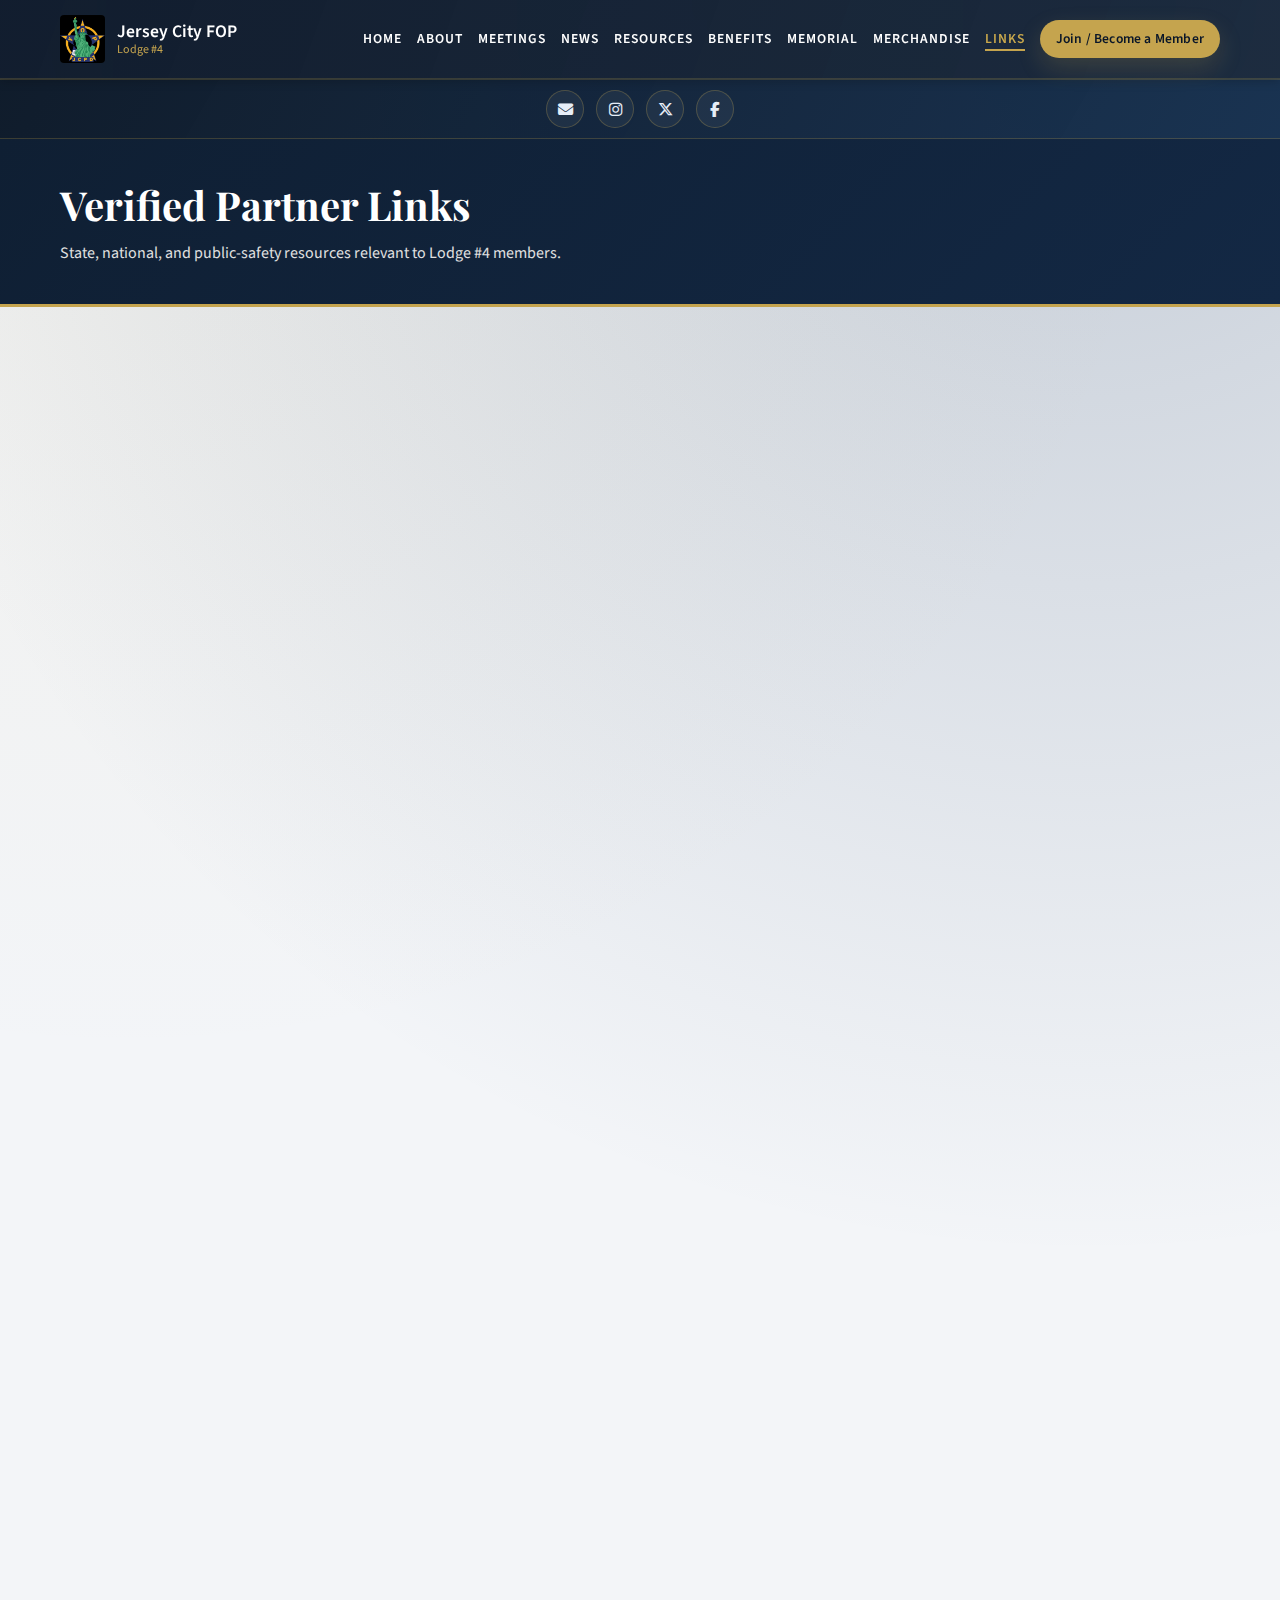
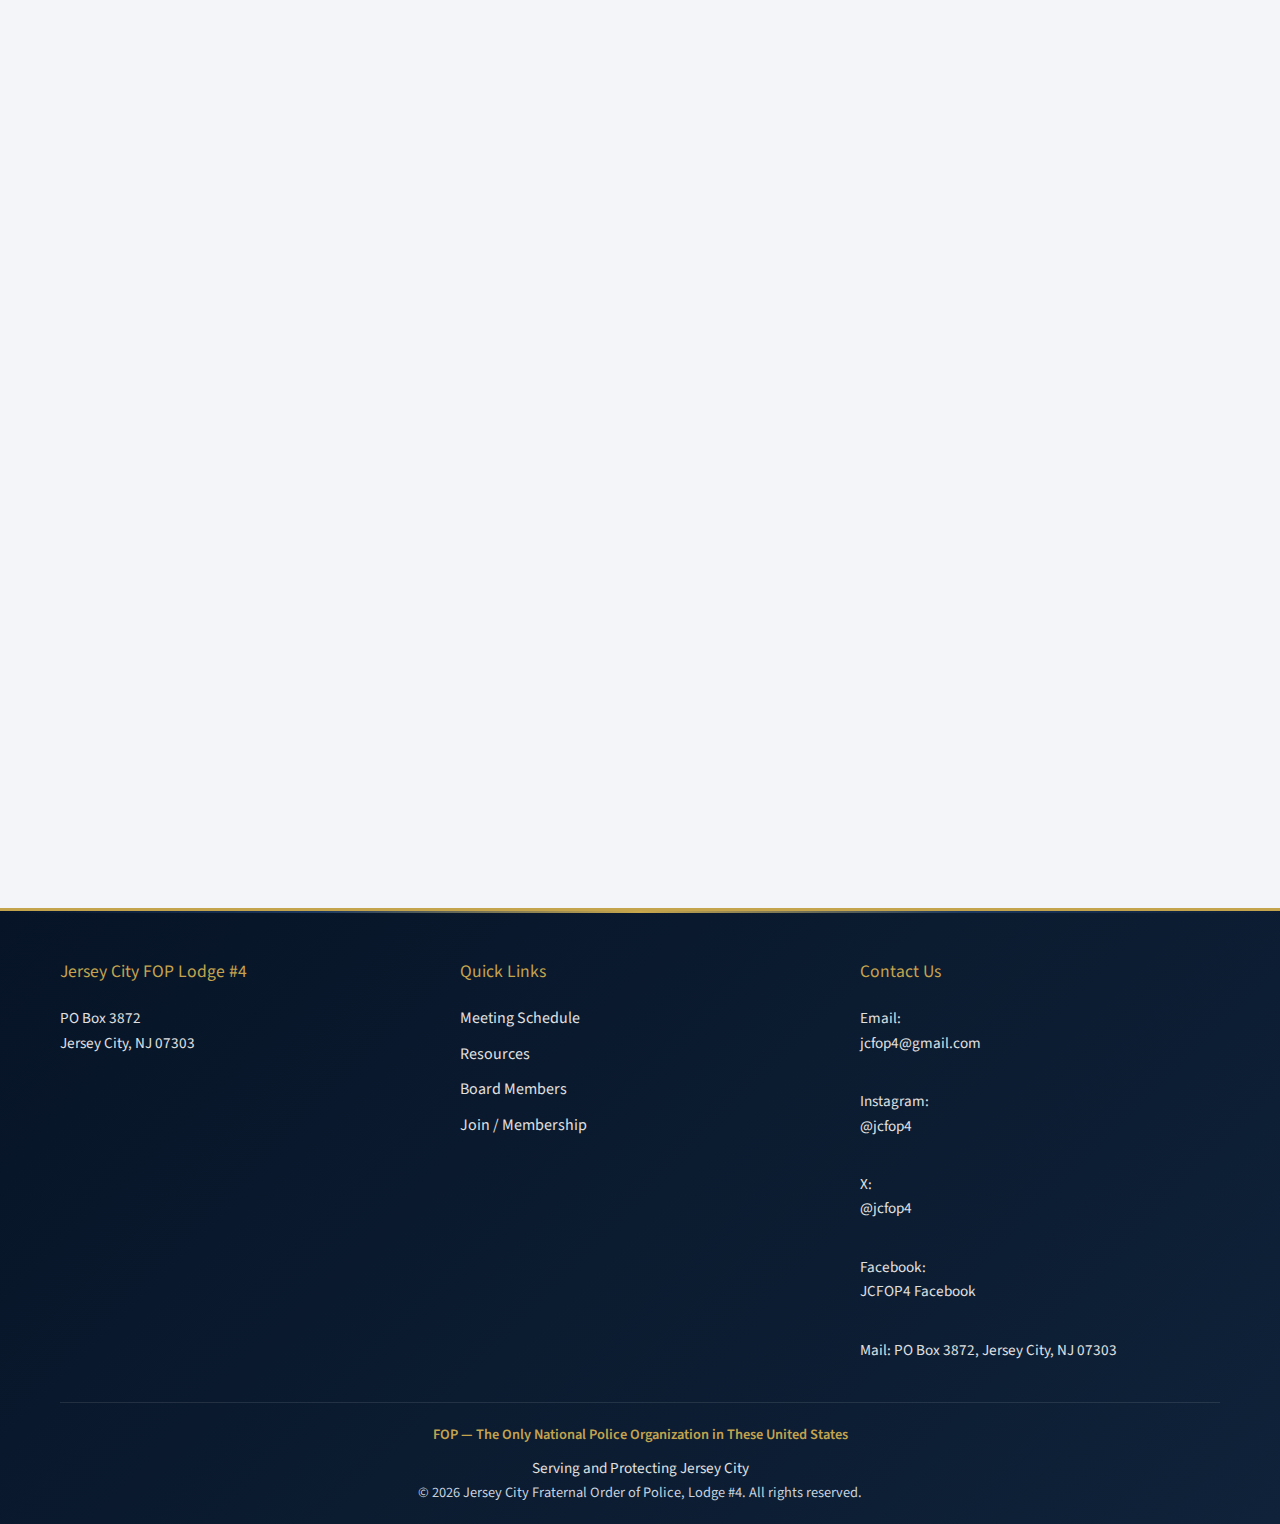
<file: links.html>
<!DOCTYPE html>
<html lang="en">
<head>
  <meta charset="UTF-8">
  <meta name="viewport" content="width=device-width, initial-scale=1.0">
  <meta name="description" content="Official and trusted law enforcement links for Jersey City FOP Lodge #4 members.">
  <title>Links | Jersey City FOP Lodge #4</title>

  <link rel="preconnect" href="https://fonts.googleapis.com">
  <link rel="preconnect" href="https://fonts.gstatic.com" crossorigin>
  <link href="https://fonts.googleapis.com/css2?family=Playfair+Display:wght@400;600;700&family=Source+Sans+Pro:wght@300;400;600;700&display=swap" rel="stylesheet">

  <link rel="stylesheet" href="https://cdnjs.cloudflare.com/ajax/libs/font-awesome/6.5.2/css/all.min.css" crossorigin="anonymous" referrerpolicy="no-referrer">
  <link rel="stylesheet" href="css/style.css">
</head>
<body>
  <a href="#main-content" class="skip-to-content">Skip to main content</a>

  <nav class="navbar">
    <div class="container">
      <a href="index.html" class="navbar__logo">
        <img src="images/fop-logo.jpg" alt="Jersey City FOP" class="navbar__logo-img">
        <div class="navbar__title">
          Jersey City FOP
          <span>Lodge #4</span>
        </div>
      </a>

      <button class="navbar__toggle" aria-label="Toggle navigation">
        <span></span>
        <span></span>
        <span></span>
      </button>

      <div class="navbar__backdrop"></div>

      <div class="navbar__nav">
        <a href="index.html" class="navbar__link">Home</a>
        <div class="navbar__dropdown">
          <a href="#" class="navbar__link navbar__link--dropdown">About </a>
          <div class="navbar__dropdown-menu">
            <a href="presidents-message.html" class="navbar__link">President's Message</a>
            <a href="executive-board.html" class="navbar__link">Executive Board</a>
            <a href="bylaws.html" class="navbar__link">By-Laws</a>
          </div>
        </div>
        <a href="meetings.html" class="navbar__link">Meetings</a>
        <a href="news.html" class="navbar__link">News</a>
        <a href="resources.html" class="navbar__link">Resources</a>
        <a href="member-benefits.html" class="navbar__link">Benefits</a>
        <a href="memorial.html" class="navbar__link">Memorial</a>
        <a href="merchandise.html" class="navbar__link">Merchandise</a>
        
        <a href="links.html" class="navbar__link">Links</a>
        <a href="join.html" class="btn btn--gold btn--small">Join / Become a Member</a>
      </div>
    </div>
  </nav>

  <section class="header-social" aria-label="Social links">
    <div class="container header-social__wrap">
      <a href="mailto:jcfop4@gmail.com" class="header-social__link" aria-label="Email"><i class="fa-solid fa-envelope" aria-hidden="true"></i></a>
      <a href="https://www.instagram.com/jcfop4/?hl=en" target="_blank" rel="noopener noreferrer" class="header-social__link" aria-label="Instagram"><i class="fa-brands fa-instagram" aria-hidden="true"></i></a>
      <a href="https://x.com/jcfop4?s=21&t=HVIoJXDsAE-A3QT6dLDx9w" target="_blank" rel="noopener noreferrer" class="header-social__link" aria-label="X"><i class="fa-brands fa-x-twitter" aria-hidden="true"></i></a>
      <a href="https://www.facebook.com/share/17cpXgj79E/?mibextid=wwXIfr" target="_blank" rel="noopener noreferrer" class="header-social__link" aria-label="Facebook"><i class="fa-brands fa-facebook-f" aria-hidden="true"></i></a>
    </div>
  </section>

  <header class="page-header" id="main-content">
    <div class="container">
      <h1>Verified Partner Links</h1>
      <p>State, national, and public-safety resources relevant to Lodge #4 members.</p>
    </div>
  </header>

  <section class="section">
    <div class="container">
      <div class="grid grid--2">
        <a href="https://fop.net/" target="_blank" rel="noopener noreferrer" class="quick-link">
          <div class="quick-link__icon">🇺🇸</div>
          <div class="quick-link__text">National Fraternal Order of Police</div>
          <p class="link-card-desc">National organization, member programs, advocacy, and publications.</p>
        </a>

        <a href="https://njfop.org/" target="_blank" rel="noopener noreferrer" class="quick-link">
          <div class="quick-link__icon">🌲</div>
          <div class="quick-link__text">New Jersey State FOP</div>
          <p class="link-card-desc">State lodge updates, legal support context, and statewide FOP network.</p>
        </a>

        <a href="https://njfop.org/cop2cop/" target="_blank" rel="noopener noreferrer" class="quick-link">
          <div class="quick-link__icon">🧠</div>
          <div class="quick-link__text">NJ Cop2Cop Program</div>
          <p class="link-card-desc">24/7 confidential peer support and wellness help for officers and families.</p>
        </a>

        <a href="https://www.fop.net/officer-wellness/" target="_blank" rel="noopener noreferrer" class="quick-link">
          <div class="quick-link__icon">💙</div>
          <div class="quick-link__text">National FOP Officer Wellness</div>
          <p class="link-card-desc">Mental health resources and culturally competent care pathways.</p>
        </a>

        <a href="https://www.fop.net/member-benefits/" target="_blank" rel="noopener noreferrer" class="quick-link">
          <div class="quick-link__icon">⭐</div>
          <div class="quick-link__text">National FOP Member Benefits</div>
          <p class="link-card-desc">Insurance, financial, travel, and family benefit programs.</p>
        </a>

        <a href="https://fop.net/category/the-journal/" target="_blank" rel="noopener noreferrer" class="quick-link">
          <div class="quick-link__icon">📰</div>
          <div class="quick-link__text">National FOP Journal</div>
          <p class="link-card-desc">Official updates, legislative news, and member stories.</p>
        </a>

        <a href="https://www.jerseycitynj.gov/cityhall/public_safety/Police" target="_blank" rel="noopener noreferrer" class="quick-link">
          <div class="quick-link__icon">👮</div>
          <div class="quick-link__text">Jersey City Police Department</div>
          <p class="link-card-desc">Official JCPD home page, leadership info, and department updates.</p>
        </a>

        <a href="https://www.jerseycitynj.gov/cityhall/public_safety/police/recruitment" target="_blank" rel="noopener noreferrer" class="quick-link">
          <div class="quick-link__icon">🎖️</div>
          <div class="quick-link__text">JCPD Recruitment</div>
          <p class="link-card-desc">Information for candidates interested in joining JCPD.</p>
        </a>

        <a href="https://www.jerseycitynj.gov/cityhall/public_safety/police/internalaffairs" target="_blank" rel="noopener noreferrer" class="quick-link">
          <div class="quick-link__icon">📋</div>
          <div class="quick-link__text">JCPD Internal Affairs</div>
          <p class="link-card-desc">Official Internal Affairs process and contact information.</p>
        </a>

        <a href="https://www.jerseycitynj.gov/cityhall/public_safety/police/chaplain" target="_blank" rel="noopener noreferrer" class="quick-link">
          <div class="quick-link__icon">⛪</div>
          <div class="quick-link__text">JCPD Chaplain</div>
          <p class="link-card-desc">Faith and family support resources connected with the department.</p>
        </a>

        <a href="https://www.jerseycitynj.gov/cityhall/public_safety/police/district-map" target="_blank" rel="noopener noreferrer" class="quick-link">
          <div class="quick-link__icon">🗺️</div>
          <div class="quick-link__text">JCPD District Map</div>
          <p class="link-card-desc">District boundaries and precinct coverage map.</p>
        </a>

        <a href="https://www.jerseycitynj.gov/cityhall/public_safety/police/medicine-drop-box-locations" target="_blank" rel="noopener noreferrer" class="quick-link">
          <div class="quick-link__icon">💊</div>
          <div class="quick-link__text">Medicine Drop Box Locations</div>
          <p class="link-card-desc">Safe disposal locations for unused or expired medications.</p>
        </a>

        <a href="tel:8555278477" class="quick-link">
          <div class="quick-link__icon">📞</div>
          <div class="quick-link__text">JCPD Anonymous Tips</div>
          <p class="link-card-desc">Call 855-JCP-TIPS (855-527-8477).</p>
        </a>

        <a href="https://cops.usdoj.gov/" target="_blank" rel="noopener noreferrer" class="quick-link">
          <div class="quick-link__icon">🛡️</div>
          <div class="quick-link__text">DOJ COPS Office</div>
          <p class="link-card-desc">Federal community-policing guidance, grants, and training resources.</p>
        </a>

        <a href="https://www.fbi.gov/" target="_blank" rel="noopener noreferrer" class="quick-link">
          <div class="quick-link__icon">🔍</div>
          <div class="quick-link__text">Federal Bureau of Investigation</div>
          <p class="link-card-desc">National alerts, crime data, and law enforcement resources.</p>
        </a>

        <a href="https://www.nj.gov/" target="_blank" rel="noopener noreferrer" class="quick-link">
          <div class="quick-link__icon">🏛️</div>
          <div class="quick-link__text">NJ.gov</div>
          <p class="link-card-desc">Official New Jersey government services and state agencies.</p>
        </a>

        <a href="https://www.njpba.com/" target="_blank" rel="noopener noreferrer" class="quick-link">
          <div class="quick-link__icon">⚖️</div>
          <div class="quick-link__text">New Jersey State PBA</div>
          <p class="link-card-desc">Additional statewide labor and professional law-enforcement context.</p>
        </a>
      </div>
    </div>
  </section>

  <section class="section section--gray">
    <div class="container">
      <div class="card">
        <h3 class="card__title">Need Something Added?</h3>
        <p class="card__text">If a critical member resource is missing, email <a href="mailto:jcfop4@gmail.com">jcfop4@gmail.com</a> and we will review it for inclusion.</p>
      </div>
    </div>
  </section>

  <footer class="footer">
    <div class="container">
      <div class="footer__content">
        <div>
          <div class="footer__title">Jersey City FOP Lodge #4</div>
          <p class="footer__text">
            PO Box 3872<br>
            Jersey City, NJ 07303
          </p>
        </div>

        <div>
          <div class="footer__title">Quick Links</div>
          <a href="meetings.html" class="footer__link">Meeting Schedule</a>
          <a href="resources.html" class="footer__link">Resources</a>
          <a href="executive-board.html" class="footer__link">Board Members</a>
          <a href="join.html" class="footer__link">Join / Membership</a>
        </div>

        <div>
          <div class="footer__title">Contact Us</div>
          <p class="footer__text">
            Email: <a href="mailto:jcfop4@gmail.com" class="footer__link">jcfop4@gmail.com</a><br>
            Instagram: <a href="https://www.instagram.com/jcfop4/?hl=en" target="_blank" rel="noopener noreferrer" class="footer__link">@jcfop4</a><br>
            X: <a href="https://x.com/jcfop4?s=21&t=HVIoJXDsAE-A3QT6dLDx9w" target="_blank" rel="noopener noreferrer" class="footer__link">@jcfop4</a><br>
            Facebook: <a href="https://www.facebook.com/share/17cpXgj79E/?mibextid=wwXIfr" target="_blank" rel="noopener noreferrer" class="footer__link">JCFOP4 Facebook</a><br>
            Mail: PO Box 3872, Jersey City, NJ 07303
          </p>
        </div>
      </div>

      <div class="footer__bottom">
        <p class="footer__fop">FOP — The Only National Police Organization in These United States</p>
        <p class="footer__tagline">Serving and Protecting Jersey City</p>
        <p>&copy; <span class="footer__year">2026</span> Jersey City Fraternal Order of Police, Lodge #4. All rights reserved.</p>
      </div>
    </div>
  </footer>

  <script src="js/script.js"></script>
</body>
</html>
</file>
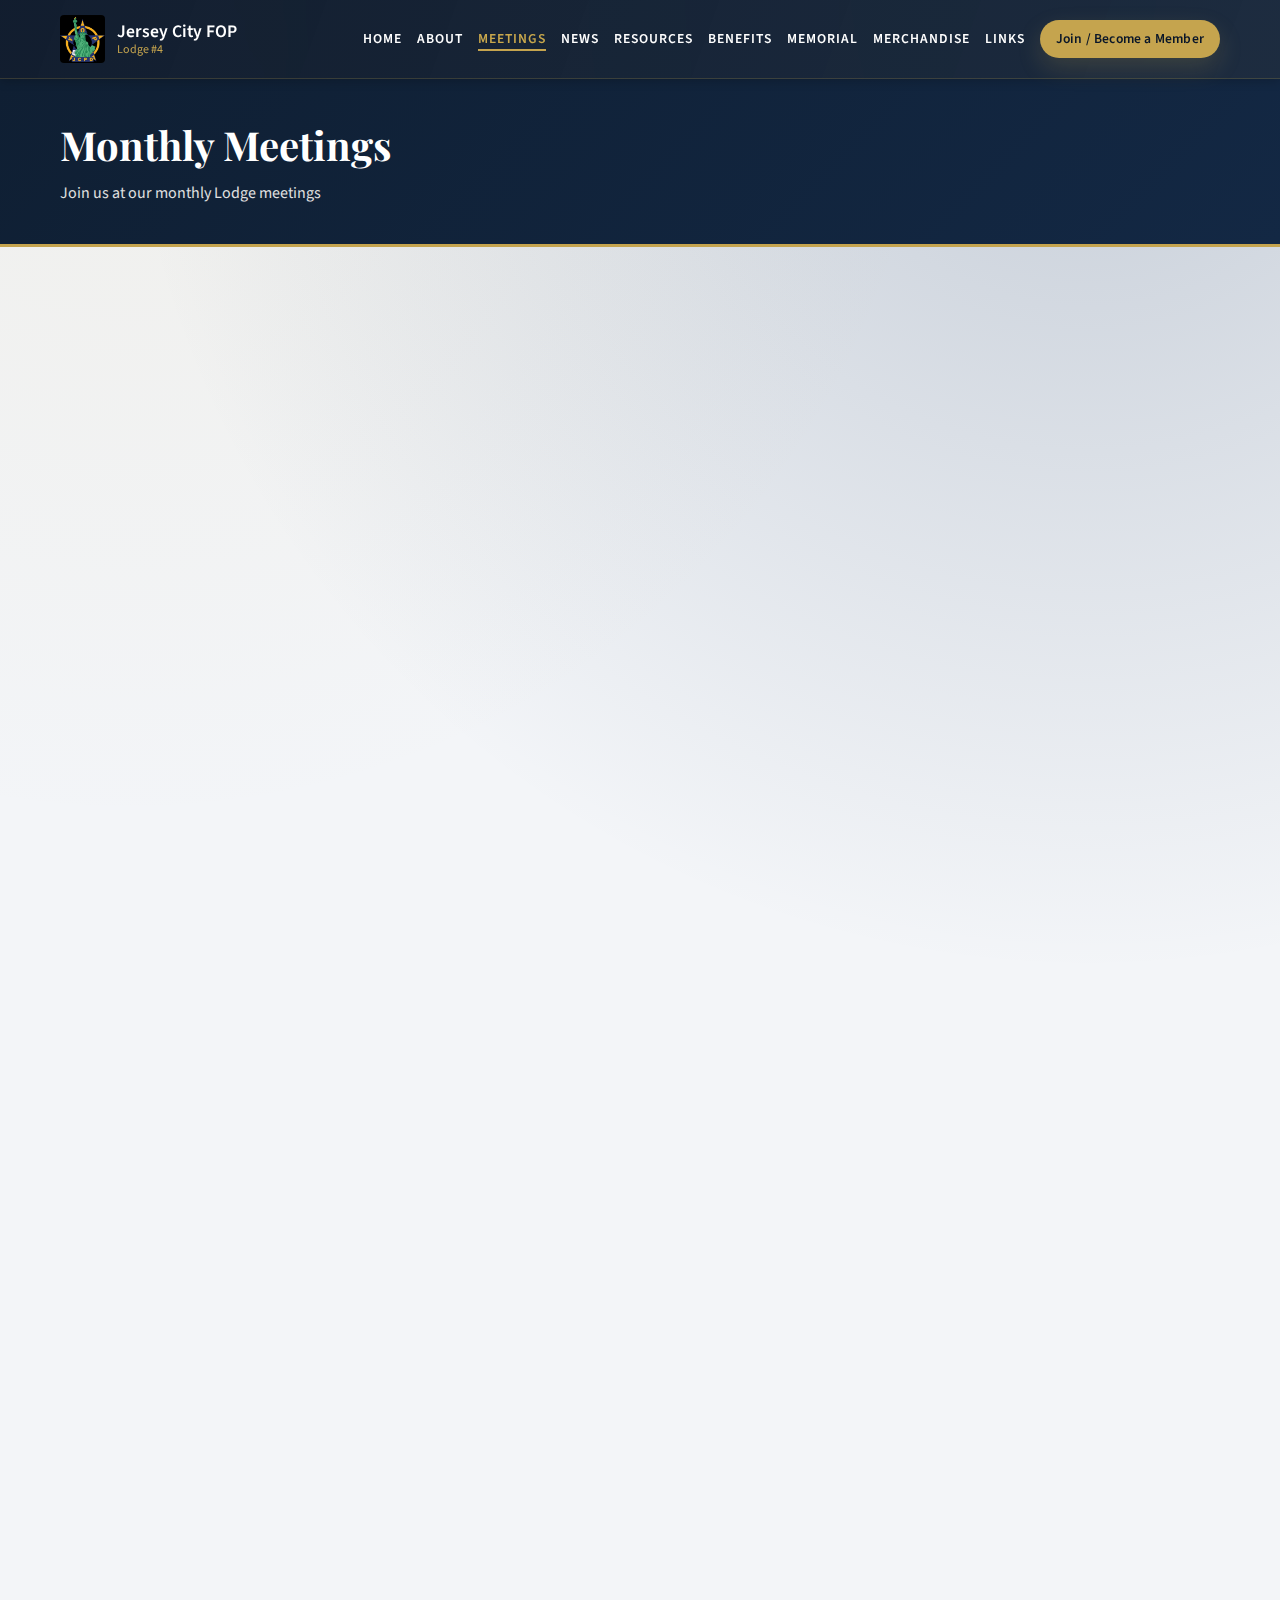
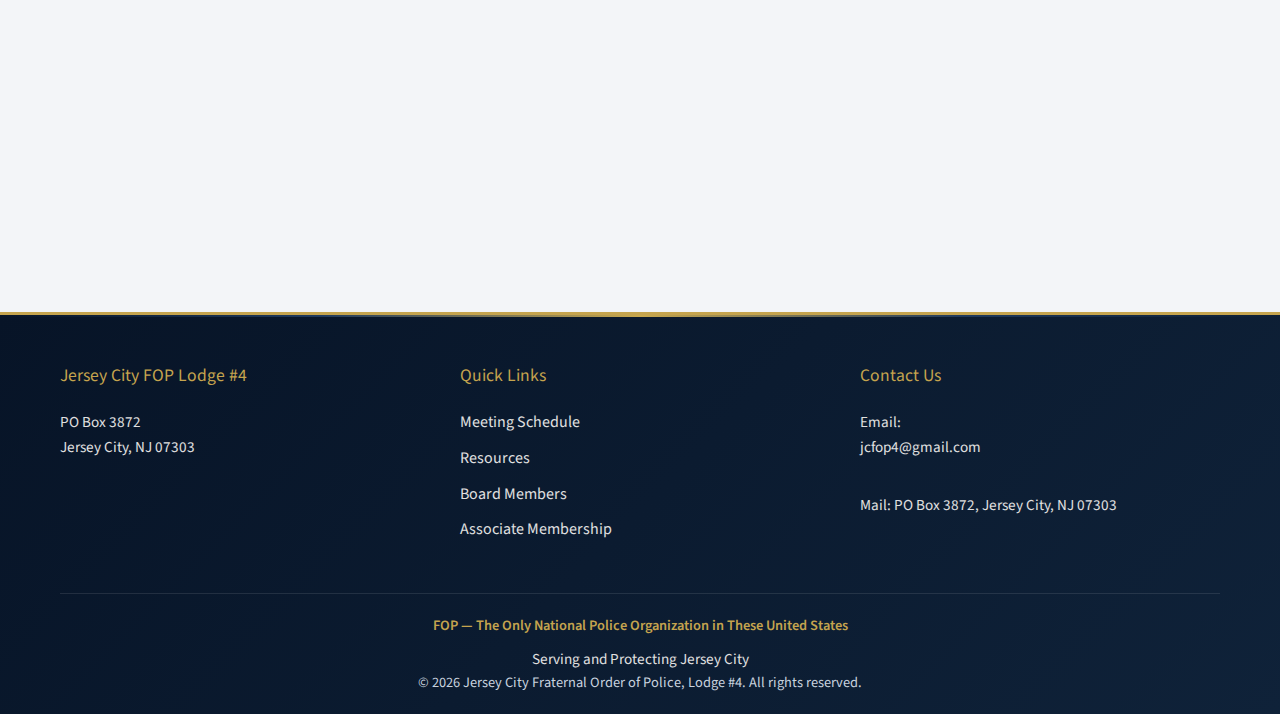
<file: meetings.html>
<!DOCTYPE html>
<html lang="en">
<head>
  <meta charset="UTF-8">
  <meta name="viewport" content="width=device-width, initial-scale=1.0">
  <meta name="description" content="Monthly Meeting Schedule - Jersey City FOP Lodge #4">
  <title>Monthly Meetings | Jersey City FOP Lodge #4</title>
  
  <link rel="preconnect" href="https://fonts.googleapis.com">
  <link rel="preconnect" href="https://fonts.gstatic.com" crossorigin>
  <link href="https://fonts.googleapis.com/css2?family=Playfair+Display:wght@400;600;700&family=Source+Sans+Pro:wght@300;400;600;700&display=swap" rel="stylesheet">
  
  <link rel="stylesheet" href="css/style.css">
</head>
<body>
  <a href="#main-content" class="skip-to-content">Skip to main content</a>

  <!-- Navigation -->
  <nav class="navbar">
    <div class="container">
      <a href="index.html" class="navbar__logo">
        <img src="images/fop-logo.jpg" alt="Jersey City FOP" class="navbar__logo-img">
        <div class="navbar__title">
          Jersey City FOP
          <span>Lodge #4</span>
        </div>
      </a>
      
      <button class="navbar__toggle" aria-label="Toggle navigation">
        <span></span>
        <span></span>
        <span></span>
      </button>

      <div class="navbar__backdrop"></div>

      <div class="navbar__nav">
        <a href="index.html" class="navbar__link">Home</a>
        <div class="navbar__dropdown">
          <a href="#" class="navbar__link navbar__link--dropdown">About </a>
          <div class="navbar__dropdown-menu">
            <a href="presidents-message.html" class="navbar__link">President's Message</a>
            <a href="executive-board.html" class="navbar__link">Executive Board</a>
            <a href="bylaws.html" class="navbar__link">By-Laws</a>
          </div>
        </div>
        <a href="meetings.html" class="navbar__link">Meetings</a>
        <a href="news.html" class="navbar__link">News</a>
        <a href="resources.html" class="navbar__link">Resources</a>
        <a href="member-benefits.html" class="navbar__link">Benefits</a>
        <a href="memorial.html" class="navbar__link">Memorial</a>
        <a href="merchandise.html" class="navbar__link">Merchandise</a>
        
        <a href="links.html" class="navbar__link">Links</a>
        <a href="associates.html" class="btn btn--gold btn--small">Join / Become a Member</a>
      </div>
    </div>
  </nav>

  <!-- Page Header -->
  <header class="page-header" id="main-content">
    <div class="container">
      <h1>Monthly Meetings</h1>
      <p>Join us at our monthly Lodge meetings</p>
    </div>
  </header>

  <!-- Meeting Schedule -->
  <section class="section">
    <div class="container">
      <div class="grid grid--2">
        <div class="card">
          <h3 class="card__title">📅 Meeting Schedule</h3>
          <p class="card__text">
            <strong>Monthly Meetings</strong> are held on Thursdays at 1800 hours (6:00 PM).
          </p>
          <p class="card__text mt-15">
            Check with the Lodge for upcoming meeting dates.
          </p>
          <div class="callout mt-20">
            <div class="callout__title">📌 Important Note</div>
            <p class="callout__text">Due to holidays or scheduling conflicts, some meeting dates may change. Please check this page or your email for updates.</p>
          </div>
        </div>
        
        <div class="card">
          <h3 class="card__title">📍 Meeting Location</h3>
          <p class="card__text">
            <strong>902 Brewing Co.</strong><br>
            Jersey City, NJ<br>
            <a href="https://maps.google.com/?q=902+Brewing+Co+Jersey+City+NJ" target="_blank" rel="noopener" class="btn btn--outline btn--small mt-15">Get Directions</a>
          </p>
          <p class="card__text mt-15">
            Join us for fellowship and discussion at our monthly meetings.
          </p>
        </div>
      </div>
    </div>
  </section>

  <!-- Upcoming Meetings -->
  <section class="section section--gray">
    <div class="container">
      <h2 class="text-center mb-40">Upcoming Meetings 2026</h2>
      
      <div class="grid grid--3">
        <div class="card card--centered">
          <div class="month-label">FEB</div>
          <h3 class="card__title">Regular Meeting</h3>
          <p class="card__text">Tuesday, February 3, 2026<br>7:00 PM</p>
        </div>
        
        <div class="card card--centered">
          <div class="month-label">MAR</div>
          <h3 class="card__title">Regular Meeting</h3>
          <p class="card__text">Tuesday, March 3, 2026<br>7:00 PM</p>
        </div>
        
        <div class="card card--centered">
          <div class="month-label">APR</div>
          <h3 class="card__title">Regular Meeting</h3>
          <p class="card__text">Tuesday, April 7, 2026<br>7:00 PM</p>
        </div>
        
        <div class="card card--centered">
          <div class="month-label">MAY</div>
          <h3 class="card__title">Regular Meeting</h3>
          <p class="card__text">Tuesday, May 5, 2026<br>7:00 PM</p>
        </div>
        
        <div class="card card--centered">
          <div class="month-label">JUN</div>
          <h3 class="card__title">Regular Meeting</h3>
          <p class="card__text">Tuesday, June 2, 2026<br>7:00 PM</p>
        </div>
        
        <div class="card card--centered">
          <div class="month-label">JUL</div>
          <h3 class="card__title">Regular Meeting</h3>
          <p class="card__text">Tuesday, July 7, 2026<br>7:00 PM</p>
        </div>
      </div>
    </div>
  </section>

  <!-- Meeting Etiquette -->
  <section class="section">
    <div class="container">
      <div class="card">
        <h3 class="card__title">Meeting Guidelines</h3>
        <ul class="list">
          <li class="list__item">
            <span class="list__icon">✓</span>
            <span>Please arrive on time. Meetings begin promptly at 7:00 PM.</span>
          </li>
          <li class="list__item">
            <span class="list__icon">✓</span>
            <span>Members must present their current FOP membership card.</span>
          </li>
          <li class="list__item">
            <span class="list__icon">✓</span>
            <span>Guests are welcome but must sign in and be accompanied by a member.</span>
          </li>
          <li class="list__item">
            <span class="list__icon">✓</span>
            <span>Please silence all cell phones during the meeting.</span>
          </li>
          <li class="list__item">
            <span class="list__icon">✓</span>
            <span>New members are encouraged to attend and meet fellow officers.</span>
          </li>
        </ul>
      </div>
    </div>
  </section>

  <!-- Footer -->
  <footer class="footer">
    <div class="container">
      <div class="footer__content">
        <div>
          <div class="footer__title">Jersey City FOP Lodge #4</div>
          <p class="footer__text">
            PO Box 3872<br>
            Jersey City, NJ 07303
          </p>
        </div>
        
        <div>
          <div class="footer__title">Quick Links</div>
          <a href="meetings.html" class="footer__link">Meeting Schedule</a>
          <a href="resources.html" class="footer__link">Resources</a>
          <a href="executive-board.html" class="footer__link">Board Members</a>
          <a href="associates.html" class="footer__link">Associate Membership</a>
        </div>
        
        <div>
          <div class="footer__title">Contact Us</div>
          <p class="footer__text">
            Email: <a href="mailto:jcfop4@gmail.com" class="footer__link">jcfop4@gmail.com</a><br>
            Mail: PO Box 3872, Jersey City, NJ 07303
          </p>
        </div>
      </div>
      
      <div class="footer__bottom">
        <p class="footer__fop">FOP — The Only National Police Organization in These United States</p>
        <p class="footer__tagline">Serving and Protecting Jersey City</p>
        <p>&copy; <span class="footer__year">2026</span> Jersey City Fraternal Order of Police, Lodge #4. All rights reserved.</p>
      </div>
    </div>
  </footer>

  <script src="js/script.js"></script>
</body>
</html>
</file>
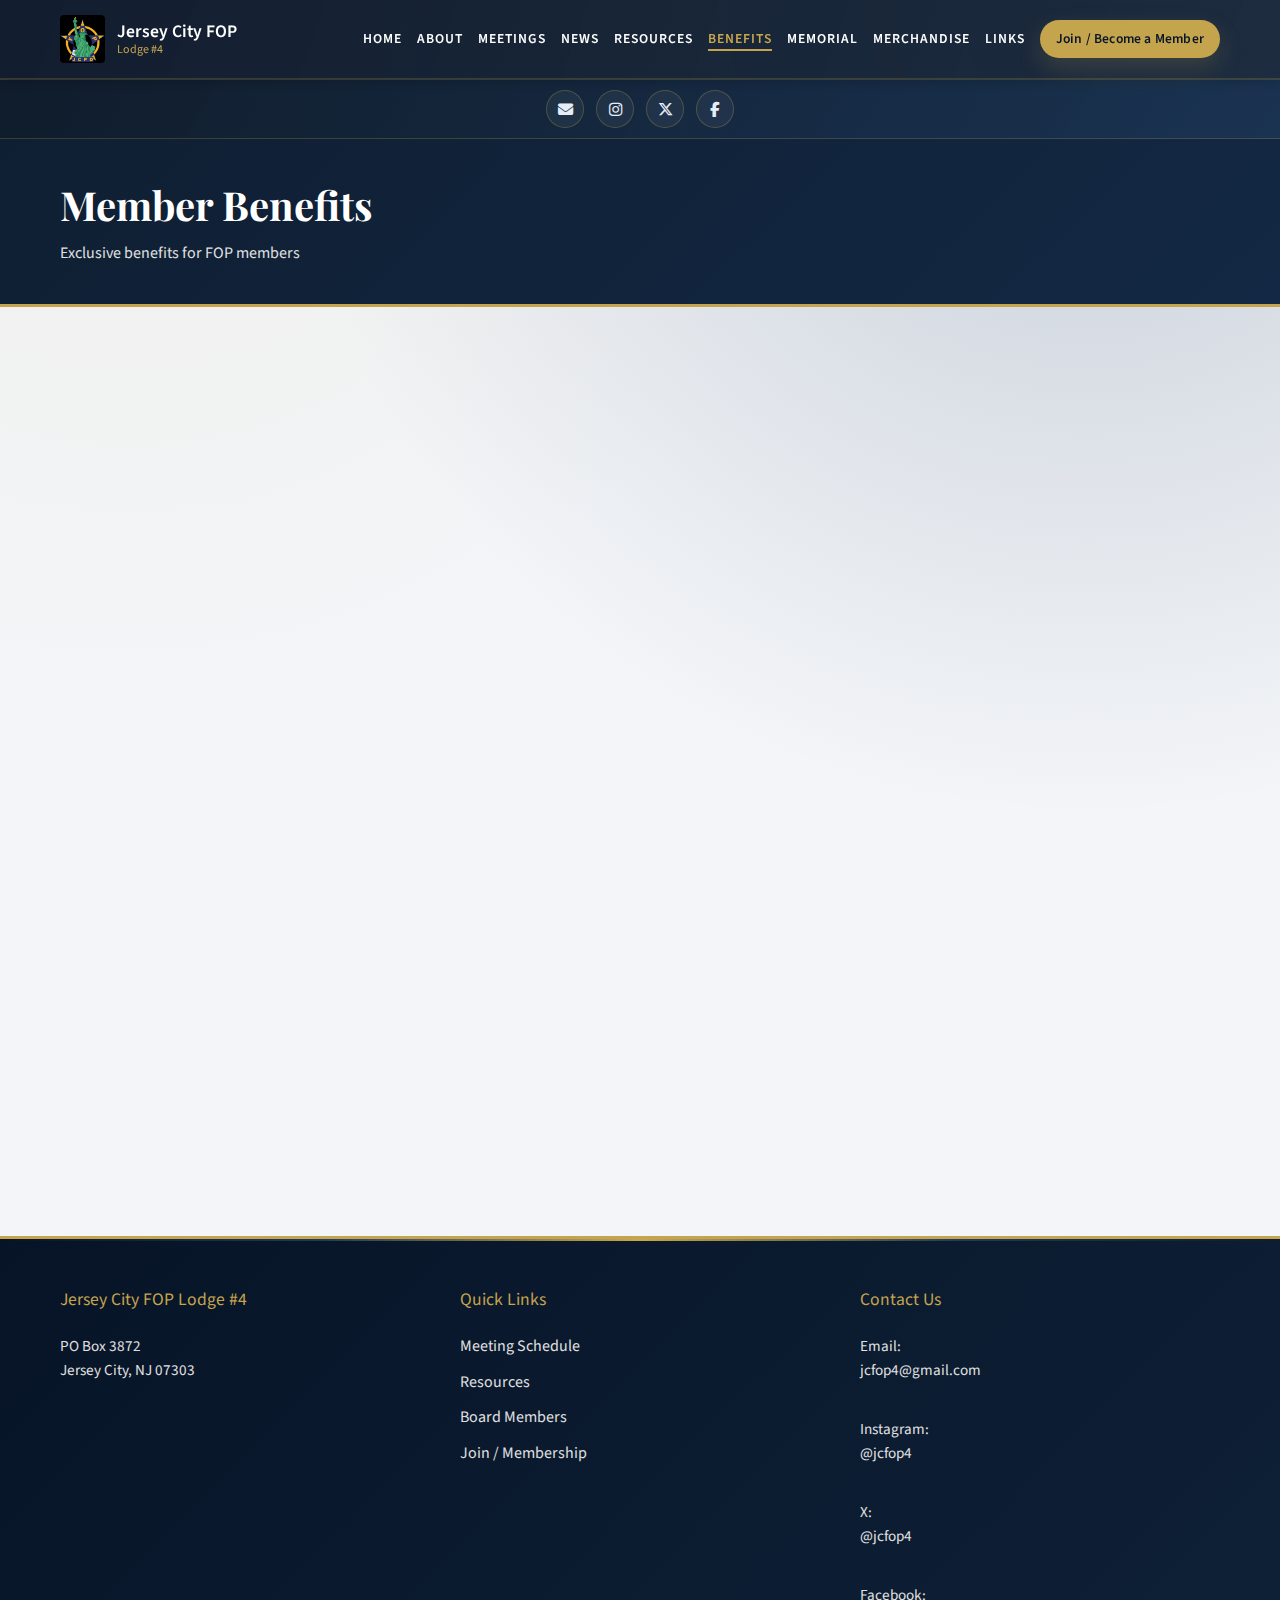
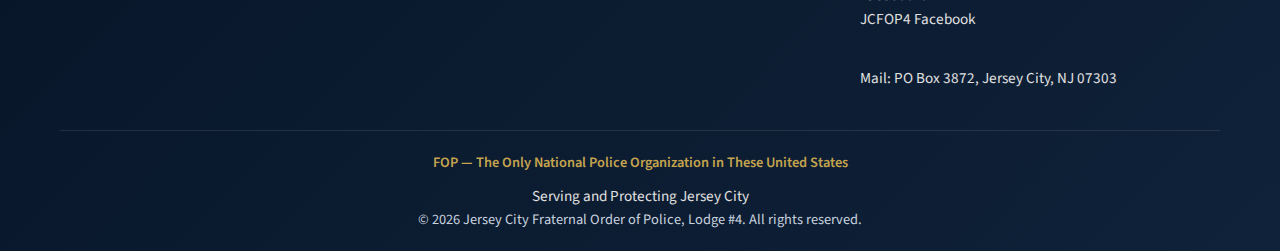
<file: member-benefits.html>
<!DOCTYPE html>
<html lang="en">
<head>
  <meta charset="UTF-8">
  <meta name="viewport" content="width=device-width, initial-scale=1.0">
  <meta name="description" content="Member Benefits - Jersey City FOP Lodge #4">
  <title>Member Benefits | Jersey City FOP Lodge #4</title>
  
  <link rel="preconnect" href="https://fonts.googleapis.com">
  <link rel="preconnect" href="https://fonts.gstatic.com" crossorigin>
  <link href="https://fonts.googleapis.com/css2?family=Playfair+Display:wght@400;600;700&family=Source+Sans+Pro:wght@300;400;600;700&display=swap" rel="stylesheet">
  <link rel="stylesheet" href="https://cdnjs.cloudflare.com/ajax/libs/font-awesome/6.5.2/css/all.min.css" crossorigin="anonymous" referrerpolicy="no-referrer">
  <link rel="stylesheet" href="css/style.css">
</head>
<body>
  <a href="#main-content" class="skip-to-content">Skip to main content</a>

  <nav class="navbar">
    <div class="container">
      <a href="index.html" class="navbar__logo">
        <img src="images/fop-logo.jpg" alt="Jersey City FOP" class="navbar__logo-img">
        <div class="navbar__title">
          Jersey City FOP
          <span>Lodge #4</span>
        </div>
      </a>
      
      <button class="navbar__toggle" aria-label="Toggle navigation">
        <span></span>
        <span></span>
        <span></span>
      </button>

      <div class="navbar__backdrop"></div>

      <div class="navbar__nav">
        <a href="index.html" class="navbar__link">Home</a>
        <div class="navbar__dropdown">
          <a href="#" class="navbar__link navbar__link--dropdown">About </a>
          <div class="navbar__dropdown-menu">
            <a href="presidents-message.html" class="navbar__link">President's Message</a>
            <a href="executive-board.html" class="navbar__link">Executive Board</a>
            <a href="bylaws.html" class="navbar__link">By-Laws</a>
          </div>
        </div>
        <a href="meetings.html" class="navbar__link">Meetings</a>
        <a href="news.html" class="navbar__link">News</a>
        <a href="resources.html" class="navbar__link">Resources</a>
        <a href="member-benefits.html" class="navbar__link">Benefits</a>
        <a href="memorial.html" class="navbar__link">Memorial</a>
        <a href="merchandise.html" class="navbar__link">Merchandise</a>
        
        <a href="links.html" class="navbar__link">Links</a>
        <a href="join.html" class="btn btn--gold btn--small">Join / Become a Member</a>
      </div>
    </div>
  </nav>

  <section class="header-social" aria-label="Social links">
    <div class="container header-social__wrap">
      <a href="mailto:jcfop4@gmail.com" class="header-social__link" aria-label="Email"><i class="fa-solid fa-envelope" aria-hidden="true"></i></a>
      <a href="https://www.instagram.com/jcfop4/?hl=en" target="_blank" rel="noopener noreferrer" class="header-social__link" aria-label="Instagram"><i class="fa-brands fa-instagram" aria-hidden="true"></i></a>
      <a href="https://x.com/jcfop4?s=21&t=HVIoJXDsAE-A3QT6dLDx9w" target="_blank" rel="noopener noreferrer" class="header-social__link" aria-label="X"><i class="fa-brands fa-x-twitter" aria-hidden="true"></i></a>
      <a href="https://www.facebook.com/share/17cpXgj79E/?mibextid=wwXIfr" target="_blank" rel="noopener noreferrer" class="header-social__link" aria-label="Facebook"><i class="fa-brands fa-facebook-f" aria-hidden="true"></i></a>
    </div>
  </section>

  <header class="page-header" id="main-content">
    <div class="container">
      <h1>Member Benefits</h1>
      <p>Exclusive benefits for FOP members</p>
    </div>
  </header>

  <section class="section">
    <div class="container">
      <p class="text-center text-lg mb-40">As a member of Jersey City FOP Lodge #4, you have access to these exclusive benefits through the National FOP.</p>
      
      <div class="grid grid--3">
        
        <div class="card">
          <h3 class="card__title benefit-title">FOP Legal Defense Plan</h3>
          <p class="card__text">Comprehensive legal representation for officers facing workplace disputes and civil litigation.</p>
          <a href="https://www.fop.net/legal-defense-plan" target="_blank" rel="noopener noreferrer" class="btn btn--outline btn--benefit">Learn More</a>
        </div>
        
        <div class="card">
          <h3 class="card__title benefit-title">FOP University</h3>
          <p class="card__text">Education discounts and tuition assistance for members and their families.</p>
          <a href="https://www.fop.net/fop-university" target="_blank" rel="noopener noreferrer" class="btn btn--outline btn--benefit">Learn More</a>
        </div>
        
        <div class="card">
          <h3 class="card__title benefit-title">FOP Visa Rewards Credit Card</h3>
          <p class="card__text">Earn rewards on every purchase while supporting law enforcement.</p>
          <a href="https://www.fop.net" target="_blank" rel="noopener noreferrer" class="btn btn--outline btn--benefit">Learn More</a>
        </div>
        
        <div class="card">
          <h3 class="card__title benefit-title">Liberty Mutual Insurance</h3>
          <p class="card__text">Exclusive group discounts on auto, home, and life insurance for members.</p>
          <a href="https://www.fop.net" target="_blank" rel="noopener noreferrer" class="btn btn--outline btn--benefit">Learn More</a>
        </div>
        
        <div class="card">
          <h3 class="card__title benefit-title">National Police Federal Credit Union</h3>
          <p class="card__text">Banking benefits designed specifically for law enforcement professionals.</p>
          <a href="https://www.fop.net" target="_blank" rel="noopener noreferrer" class="btn btn--outline btn--benefit">Learn More</a>
        </div>
        
        <div class="card">
          <h3 class="card__title benefit-title">FOP Foundation Grants</h3>
          <p class="card__text">Financial support for lodge programs and member assistance initiatives.</p>
          <a href="https://www.fop.net/fop-foundation/" target="_blank" rel="noopener noreferrer" class="btn btn--outline btn--benefit">Learn More</a>
        </div>
        
      </div>
    </div>
  </section>

  <section class="section section--gray">
    <div class="container">
      <h2 class="text-center mb-30">Questions?</h2>
      <p class="text-center">Contact Lodge #4 for more information about member benefits.</p>
    </div>
  </section>

  <footer class="footer">
    <div class="container">
      <div class="footer__content">
        <div>
          <div class="footer__title">Jersey City FOP Lodge #4</div>
          <p class="footer__text">
            PO Box 3872<br>
            Jersey City, NJ 07303
          </p>
        </div>
        
        <div>
          <div class="footer__title">Quick Links</div>
          <a href="meetings.html" class="footer__link">Meeting Schedule</a>
          <a href="resources.html" class="footer__link">Resources</a>
          <a href="executive-board.html" class="footer__link">Board Members</a>
          <a href="join.html" class="footer__link">Join / Membership</a>
        </div>
        
        <div>
          <div class="footer__title">Contact Us</div>
          <p class="footer__text">
            Email: <a href="mailto:jcfop4@gmail.com" class="footer__link">jcfop4@gmail.com</a><br>
            Instagram: <a href="https://www.instagram.com/jcfop4/?hl=en" target="_blank" rel="noopener noreferrer" class="footer__link">@jcfop4</a><br>
            X: <a href="https://x.com/jcfop4?s=21&t=HVIoJXDsAE-A3QT6dLDx9w" target="_blank" rel="noopener noreferrer" class="footer__link">@jcfop4</a><br>
            Facebook: <a href="https://www.facebook.com/share/17cpXgj79E/?mibextid=wwXIfr" target="_blank" rel="noopener noreferrer" class="footer__link">JCFOP4 Facebook</a><br>
            Mail: PO Box 3872, Jersey City, NJ 07303
          </p>
        </div>
      </div>
      
      <div class="footer__bottom">
        <p class="footer__fop">FOP — The Only National Police Organization in These United States</p>
        <p class="footer__tagline">Serving and Protecting Jersey City</p>
        <p>&copy; <span class="footer__year">2026</span> Jersey City Fraternal Order of Police, Lodge #4. All rights reserved.</p>
      </div>
    </div>
  </footer>

  <script src="js/script.js"></script>
</body>
</html>
</file>
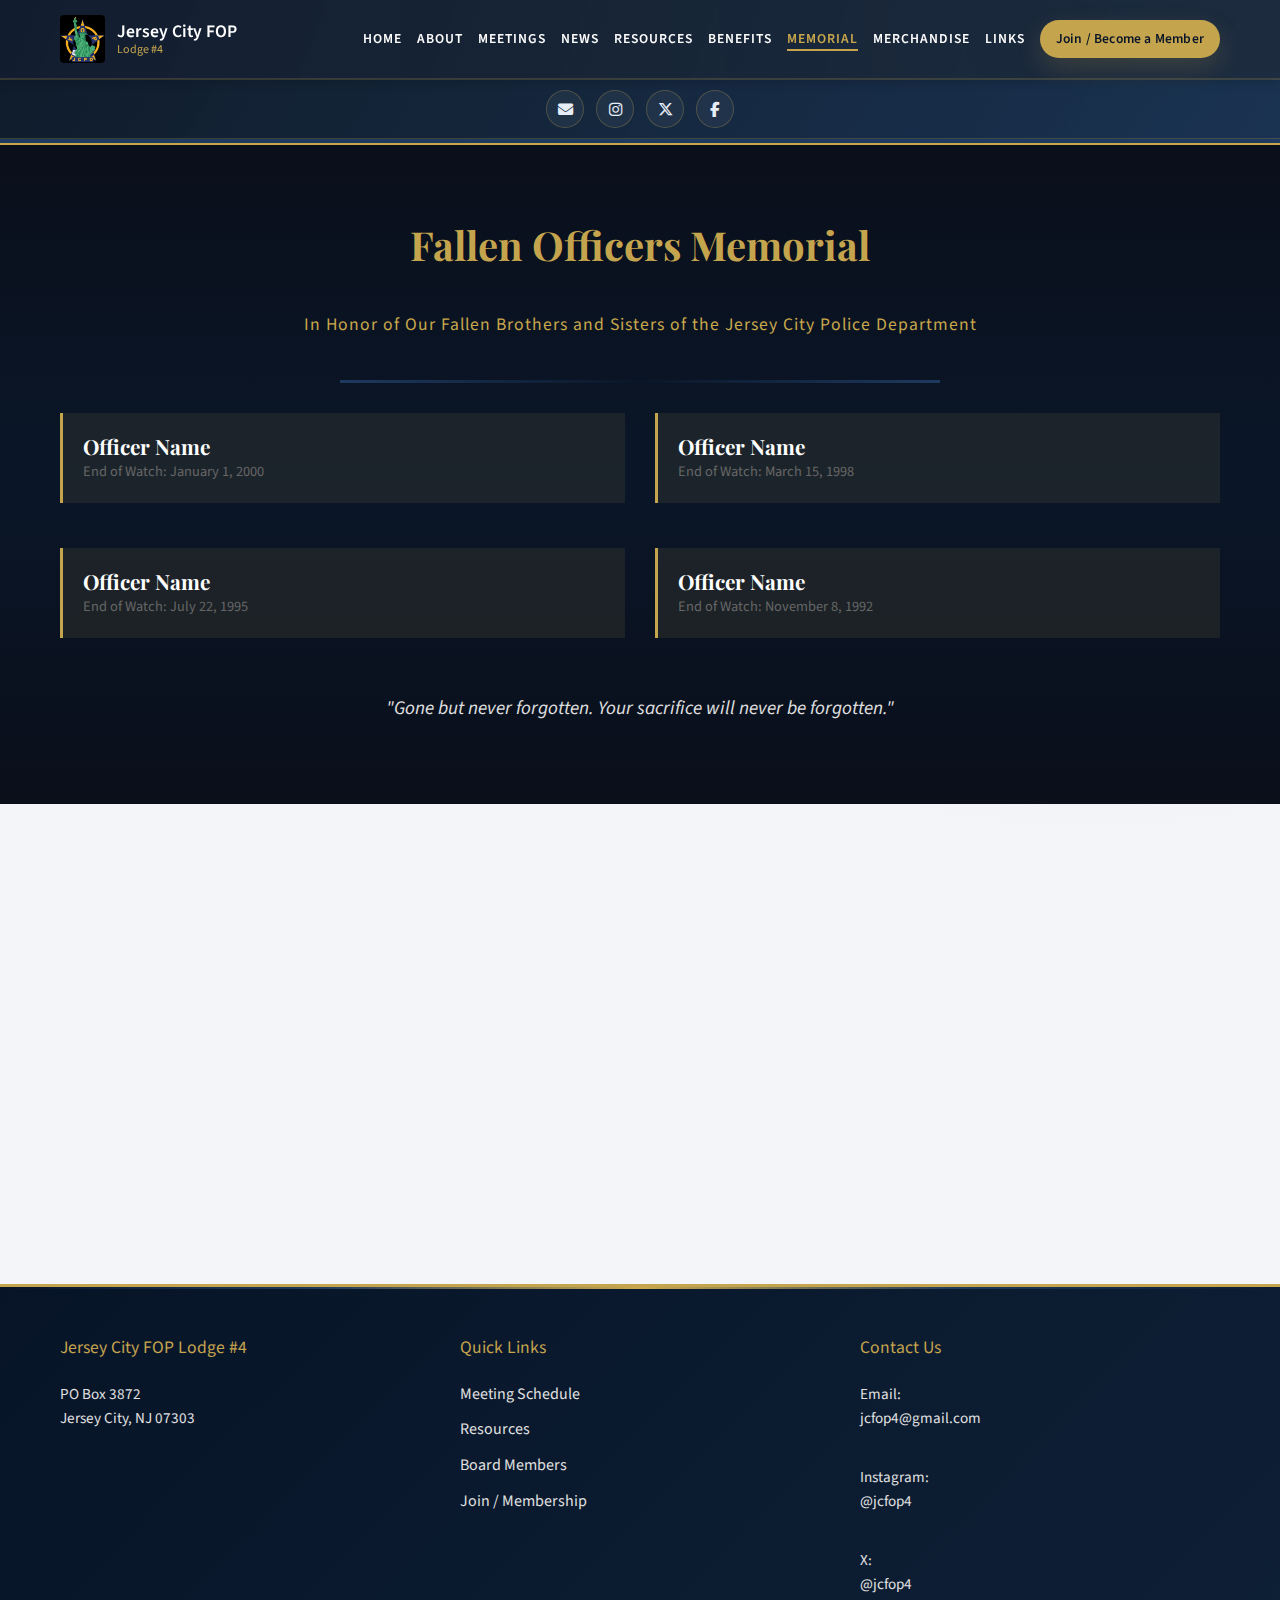
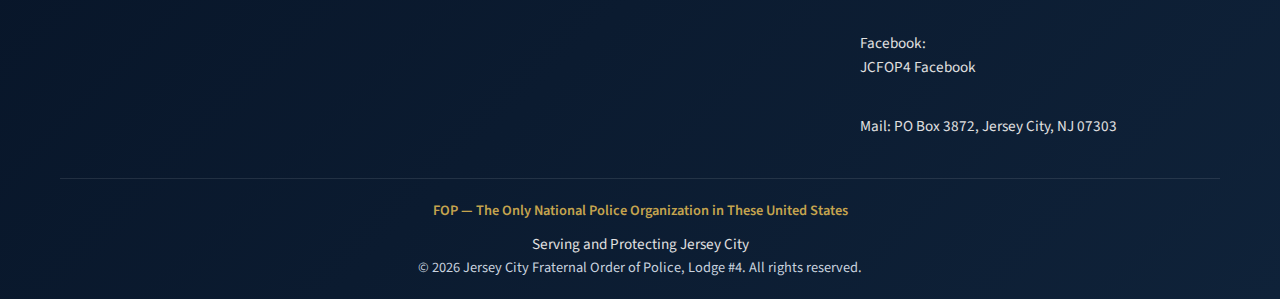
<file: memorial.html>
<!DOCTYPE html>
<html lang="en">
<head>
  <meta charset="UTF-8">
  <meta name="viewport" content="width=device-width, initial-scale=1.0">
  <meta name="description" content="Memorial Page - Jersey City FOP Lodge #4">
  <title>Memorial | Jersey City FOP Lodge #4</title>
  
  <link rel="preconnect" href="https://fonts.googleapis.com">
  <link rel="preconnect" href="https://fonts.gstatic.com" crossorigin>
  <link href="https://fonts.googleapis.com/css2?family=Playfair+Display:wght@400;600;700&family=Source+Sans+Pro:wght@300;400;600;700&display=swap" rel="stylesheet">
  
  <link rel="stylesheet" href="https://cdnjs.cloudflare.com/ajax/libs/font-awesome/6.5.2/css/all.min.css" crossorigin="anonymous" referrerpolicy="no-referrer">
  <link rel="stylesheet" href="css/style.css">
</head>
<body>
  <a href="#main-content" class="skip-to-content">Skip to main content</a>

  <nav class="navbar">
    <div class="container">
      <a href="index.html" class="navbar__logo">
        <img src="images/fop-logo.jpg" alt="Jersey City FOP" class="navbar__logo-img">
        <div class="navbar__title">
          Jersey City FOP
          <span>Lodge #4</span>
        </div>
      </a>
      
      <button class="navbar__toggle" aria-label="Toggle navigation">
        <span></span>
        <span></span>
        <span></span>
      </button>

      <div class="navbar__backdrop"></div>

      <div class="navbar__nav">
        <a href="index.html" class="navbar__link">Home</a>
        <div class="navbar__dropdown">
          <a href="#" class="navbar__link navbar__link--dropdown">About </a>
          <div class="navbar__dropdown-menu">
            <a href="presidents-message.html" class="navbar__link">President's Message</a>
            <a href="executive-board.html" class="navbar__link">Executive Board</a>
            <a href="bylaws.html" class="navbar__link">By-Laws</a>
          </div>
        </div>
        <a href="meetings.html" class="navbar__link">Meetings</a>
        <a href="news.html" class="navbar__link">News</a>
        <a href="resources.html" class="navbar__link">Resources</a>
        <a href="member-benefits.html" class="navbar__link">Benefits</a>
        <a href="memorial.html" class="navbar__link">Memorial</a>
        <a href="merchandise.html" class="navbar__link">Merchandise</a>
        
        <a href="links.html" class="navbar__link">Links</a>
        <a href="join.html" class="btn btn--gold btn--small">Join / Become a Member</a>
      </div>
    </div>
  </nav>

  <section class="header-social" aria-label="Social links">
    <div class="container header-social__wrap">
      <a href="mailto:jcfop4@gmail.com" class="header-social__link" aria-label="Email"><i class="fa-solid fa-envelope" aria-hidden="true"></i></a>
      <a href="https://www.instagram.com/jcfop4/?hl=en" target="_blank" rel="noopener noreferrer" class="header-social__link" aria-label="Instagram"><i class="fa-brands fa-instagram" aria-hidden="true"></i></a>
      <a href="https://x.com/jcfop4?s=21&t=HVIoJXDsAE-A3QT6dLDx9w" target="_blank" rel="noopener noreferrer" class="header-social__link" aria-label="X"><i class="fa-brands fa-x-twitter" aria-hidden="true"></i></a>
      <a href="https://www.facebook.com/share/17cpXgj79E/?mibextid=wwXIfr" target="_blank" rel="noopener noreferrer" class="header-social__link" aria-label="Facebook"><i class="fa-brands fa-facebook-f" aria-hidden="true"></i></a>
    </div>
  </section>

  <!-- Memorial Hero -->
  <section class="memorial" id="main-content">
    <div class="container">
      <h1 class="memorial__title">Fallen Officers Memorial</h1>
      <p class="memorial__subtitle">In Honor of Our Fallen Brothers and Sisters of the Jersey City Police Department</p>
      <div class="thin-blue-line" style="margin: 30px auto; max-width: 600px;"></div>
      
      <div class="grid grid--2">
        
        <div class="memorial__name">
          <h3>Officer Name</h3>
          <p class="memorial__date">End of Watch: January 1, 2000</p>
        </div>
        
        <div class="memorial__name">
          <h3>Officer Name</h3>
          <p class="memorial__date">End of Watch: March 15, 1998</p>
        </div>
        
        <div class="memorial__name">
          <h3>Officer Name</h3>
          <p class="memorial__date">End of Watch: July 22, 1995</p>
        </div>
        
        <div class="memorial__name">
          <h3>Officer Name</h3>
          <p class="memorial__date">End of Watch: November 8, 1992</p>
        </div>
        
      </div>
      
      <p class="memorial__tribute">"Gone but never forgotten. Your sacrifice will never be forgotten."</p>
    </div>
  </section>

  <section class="section">
    <div class="container">
      <div class="card">
        <h2 class="text-center mb-30">Honoring Our Fallen</h2>
        <p class="text-center text-lg mb-20">
          The Jersey City FOP Lodge #4 honors the memory of all officers who made the ultimate sacrifice in the line of duty. Their courage and dedication will forever be remembered.
        </p>
        
        <div class="callout callout--gold mt-30">
          <div class="callout__title" style="color: var(--navy);">Add a Name</div>
          <p style="color: var(--navy);">To add a fallen officer to this memorial or to update information, please contact the Lodge.</p>
        </div>
      </div>
    </div>
  </section>

  <!-- Footer -->
  <footer class="footer">
    <div class="container">
      <div class="footer__content">
        <div>
          <div class="footer__title">Jersey City FOP Lodge #4</div>
          <p class="footer__text">
            PO Box 3872<br>
            Jersey City, NJ 07303
          </p>
        </div>
        
        <div>
          <div class="footer__title">Quick Links</div>
          <a href="meetings.html" class="footer__link">Meeting Schedule</a>
          <a href="resources.html" class="footer__link">Resources</a>
          <a href="executive-board.html" class="footer__link">Board Members</a>
          <a href="join.html" class="footer__link">Join / Membership</a>
        </div>
        
        <div>
          <div class="footer__title">Contact Us</div>
          <p class="footer__text">
            Email: <a href="mailto:jcfop4@gmail.com" class="footer__link">jcfop4@gmail.com</a><br>
            Instagram: <a href="https://www.instagram.com/jcfop4/?hl=en" target="_blank" rel="noopener noreferrer" class="footer__link">@jcfop4</a><br>
            X: <a href="https://x.com/jcfop4?s=21&t=HVIoJXDsAE-A3QT6dLDx9w" target="_blank" rel="noopener noreferrer" class="footer__link">@jcfop4</a><br>
            Facebook: <a href="https://www.facebook.com/share/17cpXgj79E/?mibextid=wwXIfr" target="_blank" rel="noopener noreferrer" class="footer__link">JCFOP4 Facebook</a><br>
            Mail: PO Box 3872, Jersey City, NJ 07303
          </p>
        </div>
      </div>
      
      <div class="footer__bottom">
        <p class="footer__fop">FOP — The Only National Police Organization in These United States</p>
        <p class="footer__tagline">Serving and Protecting Jersey City</p>
        <p>&copy; <span class="footer__year">2026</span> Jersey City Fraternal Order of Police, Lodge #4. All rights reserved.</p>
      </div>
    </div>
  </footer>

  <script src="js/script.js"></script>
</body>
</html>
</file>
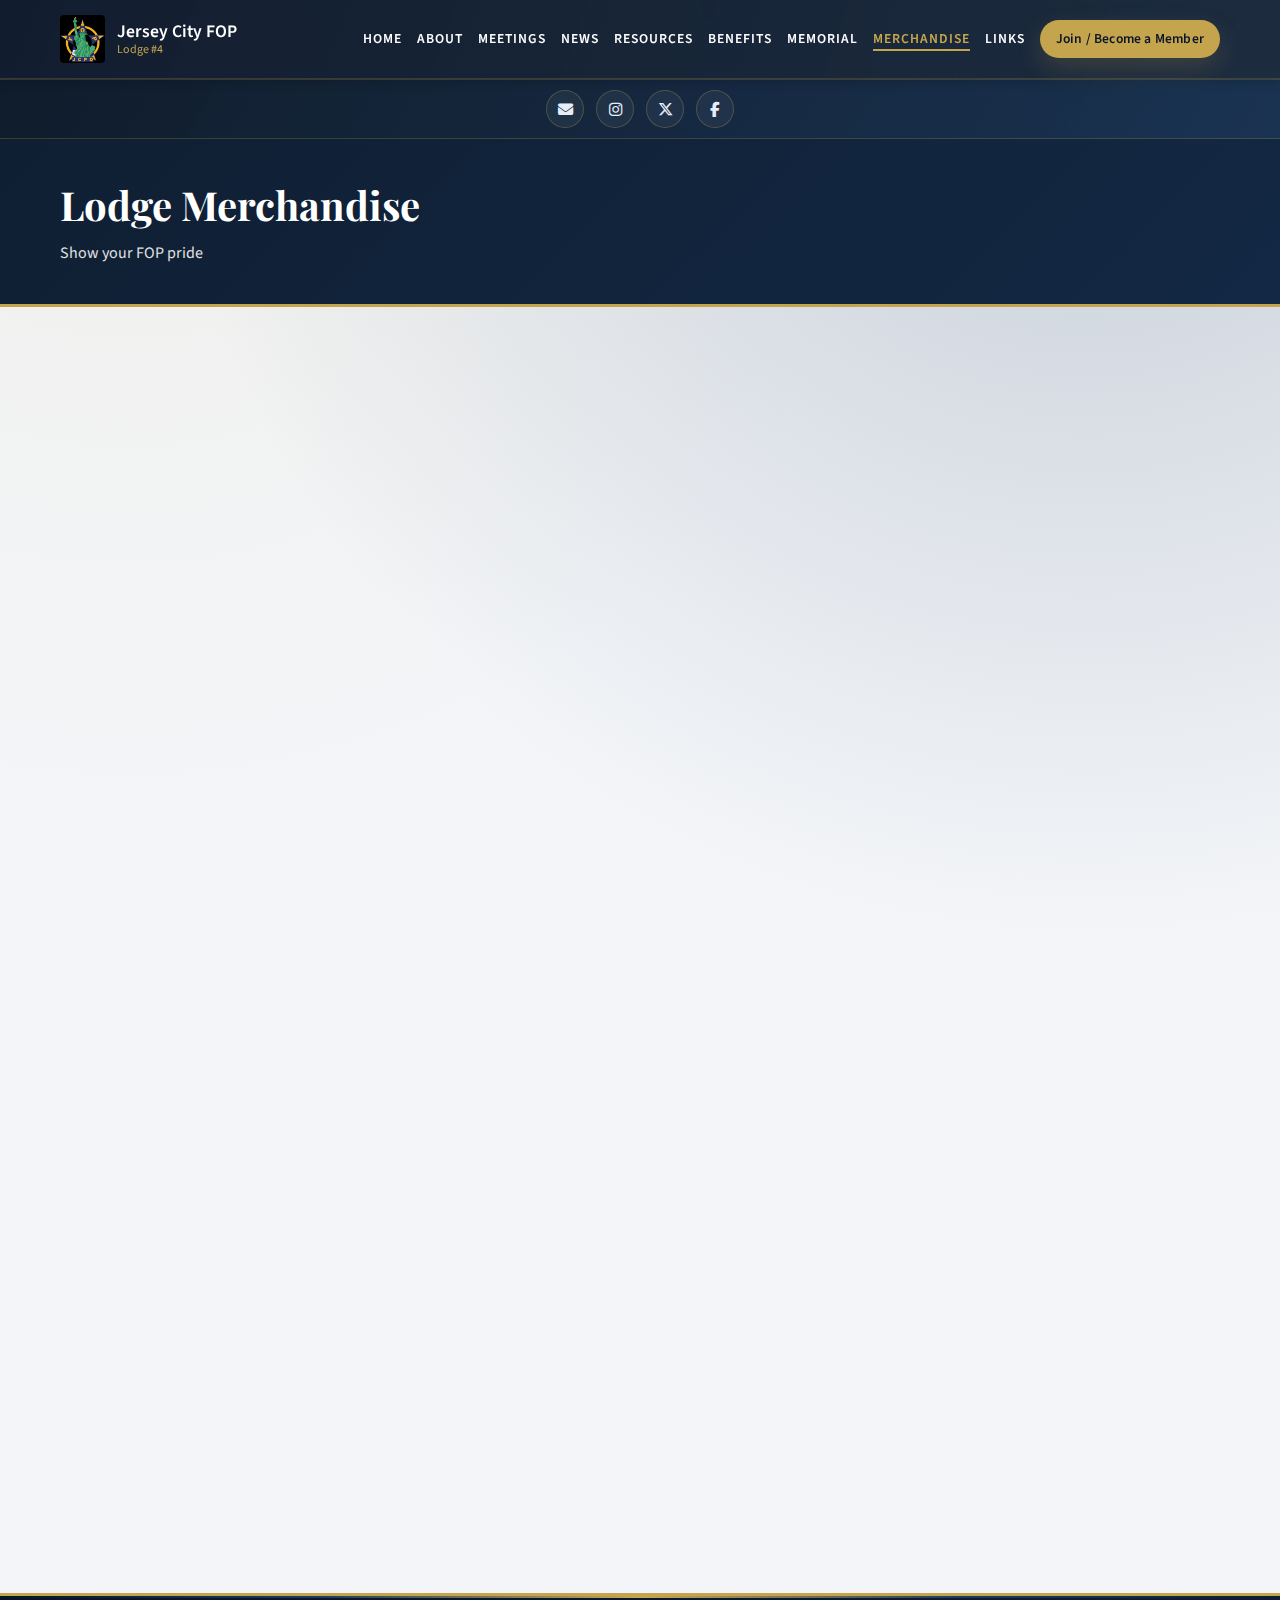
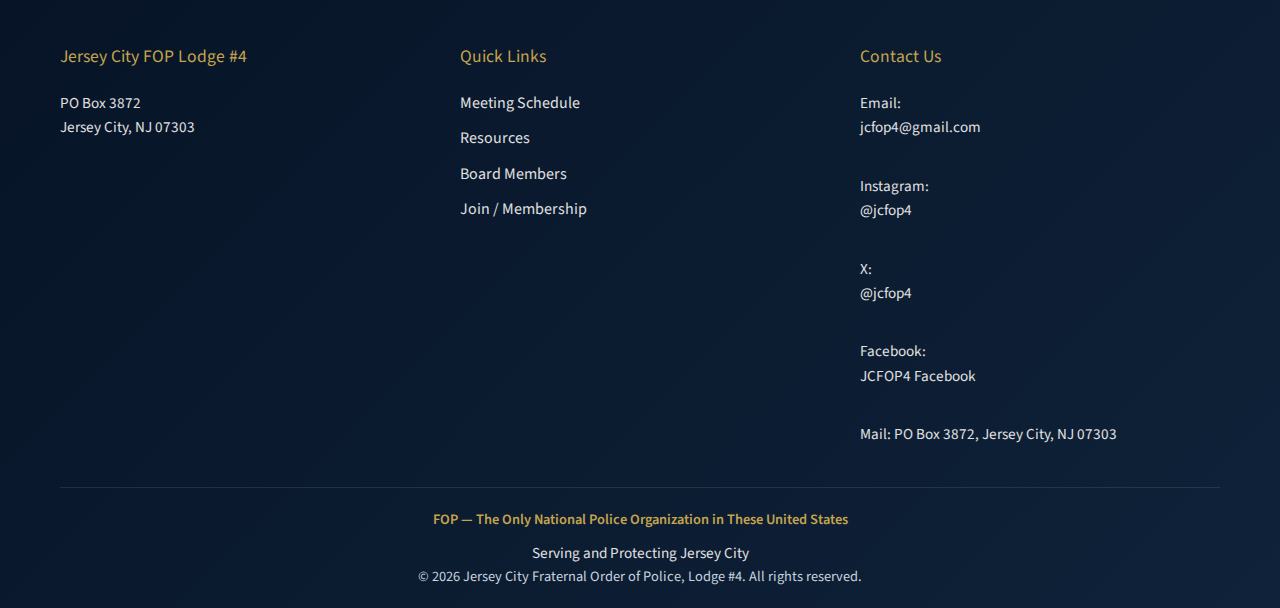
<file: merchandise.html>
<!DOCTYPE html>
<html lang="en">
<head>
  <meta charset="UTF-8">
  <meta name="viewport" content="width=device-width, initial-scale=1.0">
  <meta name="description" content="Merchandise - Jersey City FOP Lodge #4">
  <title>Merchandise | Jersey City FOP Lodge #4</title>
  
  <link rel="preconnect" href="https://fonts.googleapis.com">
  <link rel="preconnect" href="https://fonts.gstatic.com" crossorigin>
  <link href="https://fonts.googleapis.com/css2?family=Playfair+Display:wght@400;600;700&family=Source+Sans+Pro:wght@300;400;600;700&display=swap" rel="stylesheet">
  
  <link rel="stylesheet" href="https://cdnjs.cloudflare.com/ajax/libs/font-awesome/6.5.2/css/all.min.css" crossorigin="anonymous" referrerpolicy="no-referrer">
  <link rel="stylesheet" href="css/style.css">
</head>
<body>
  <a href="#main-content" class="skip-to-content">Skip to main content</a>

  <nav class="navbar">
    <div class="container">
      <a href="index.html" class="navbar__logo">
        <img src="images/fop-logo.jpg" alt="Jersey City FOP" class="navbar__logo-img">
        <div class="navbar__title">
          Jersey City FOP
          <span>Lodge #4</span>
        </div>
      </a>
      
      <button class="navbar__toggle" aria-label="Toggle navigation">
        <span></span>
        <span></span>
        <span></span>
      </button>

      <div class="navbar__backdrop"></div>

      <div class="navbar__nav">
        <a href="index.html" class="navbar__link">Home</a>
        <div class="navbar__dropdown">
          <a href="#" class="navbar__link navbar__link--dropdown">About </a>
          <div class="navbar__dropdown-menu">
            <a href="presidents-message.html" class="navbar__link">President's Message</a>
            <a href="executive-board.html" class="navbar__link">Executive Board</a>
            <a href="bylaws.html" class="navbar__link">By-Laws</a>
          </div>
        </div>
        <a href="meetings.html" class="navbar__link">Meetings</a>
        <a href="news.html" class="navbar__link">News</a>
        <a href="resources.html" class="navbar__link">Resources</a>
        <a href="member-benefits.html" class="navbar__link">Benefits</a>
        <a href="memorial.html" class="navbar__link">Memorial</a>
        <a href="merchandise.html" class="navbar__link">Merchandise</a>
        
        <a href="links.html" class="navbar__link">Links</a>
        <a href="join.html" class="btn btn--gold btn--small">Join / Become a Member</a>
      </div>
    </div>
  </nav>

  <section class="header-social" aria-label="Social links">
    <div class="container header-social__wrap">
      <a href="mailto:jcfop4@gmail.com" class="header-social__link" aria-label="Email"><i class="fa-solid fa-envelope" aria-hidden="true"></i></a>
      <a href="https://www.instagram.com/jcfop4/?hl=en" target="_blank" rel="noopener noreferrer" class="header-social__link" aria-label="Instagram"><i class="fa-brands fa-instagram" aria-hidden="true"></i></a>
      <a href="https://x.com/jcfop4?s=21&t=HVIoJXDsAE-A3QT6dLDx9w" target="_blank" rel="noopener noreferrer" class="header-social__link" aria-label="X"><i class="fa-brands fa-x-twitter" aria-hidden="true"></i></a>
      <a href="https://www.facebook.com/share/17cpXgj79E/?mibextid=wwXIfr" target="_blank" rel="noopener noreferrer" class="header-social__link" aria-label="Facebook"><i class="fa-brands fa-facebook-f" aria-hidden="true"></i></a>
    </div>
  </section>

  <header class="page-header" id="main-content">
    <div class="container">
      <h1>Lodge Merchandise</h1>
      <p>Show your FOP pride</p>
    </div>
  </header>

  <section class="section">
    <div class="container">
      <div class="grid grid--3">
        
        <!-- Product 1 -->
        <div class="product-card">
          <div class="product-card__image">🚔</div>
          <div class="product-card__content">
            <h3 class="product-card__name">Jersey City Model Police Car</h3>
            <p class="product-card__price">$30.00</p>
            <p class="product-card__desc">Collectible die-cast model police car featuring Jersey City Police Department markings. Perfect for display.</p>
          </div>
        </div>
        
        <!-- Product 2 -->
        <div class="product-card">
          <div class="product-card__image">🪙</div>
          <div class="product-card__content">
            <h3 class="product-card__name">FOP Challenge Coin</h3>
            <p class="product-card__price">$10.00</p>
            <p class="product-card__desc">Official Fraternal Order of Police challenge coin. Show your commitment to the Brotherhood.</p>
          </div>
        </div>
        
        <!-- Product 3 -->
        <div class="product-card">
          <div class="product-card__image">🔑</div>
          <div class="product-card__content">
            <h3 class="product-card__name">Leather Key Chain - Detective Shield</h3>
            <p class="product-card__price">$15.00</p>
            <p class="product-card__desc">Premium leather key chain featuring detective shield design. Made in USA.</p>
          </div>
        </div>
        
        <!-- Product 4 -->
        <div class="product-card">
          <div class="product-card__image">🔑</div>
          <div class="product-card__content">
            <h3 class="product-card__name">Leather Key Chain - Officer Shield</h3>
            <p class="product-card__price">$15.00</p>
            <p class="product-card__desc">Premium leather key chain featuring officer shield design. Made in USA.</p>
          </div>
        </div>
        
        <!-- Product 5 -->
        <div class="product-card">
          <div class="product-card__image">👕</div>
          <div class="product-card__content">
            <h3 class="product-card__name">FOP Polo Shirt</h3>
            <p class="product-card__price">$35.00</p>
            <p class="product-card__desc">Quality polo shirt with embroidered FOP logo. Available in navy blue.</p>
          </div>
        </div>
        
        <!-- Product 6 -->
        <div class="product-card">
          <div class="product-card__image">🧢</div>
          <div class="product-card__content">
            <h3 class="product-card__name">FOP Cap</h3>
            <p class="product-card__price">$20.00</p>
            <p class="product-card__desc">Adjustable cap with embroidered FOP emblem. One size fits all.</p>
          </div>
        </div>
        
      </div>
    </div>
  </section>

  <section class="section section--gray">
    <div class="container">
      <div class="card">
        <h3 class="card__title">📦 How to Order</h3>
        <p class="card__text">To purchase merchandise, please contact:</p>
        <p class="card__text mt-15">
          <strong>Det. Dennis DeStefano</strong><br>
          <a href="tel:2013762321">(201) 376-2321</a>
        </p>
        <p class="card__text mt-15">Payments accepted: Cash, Check, Credit Card</p>
        <p class="card__text mt-15">Pickup available at monthly meetings or contact for delivery options.</p>
      </div>
    </div>
  </section>

  <footer class="footer">
    <div class="container">
      <div class="footer__content">
        <div>
          <div class="footer__title">Jersey City FOP Lodge #4</div>
          <p class="footer__text">
            PO Box 3872<br>
            Jersey City, NJ 07303
          </p>
        </div>
        
        <div>
          <div class="footer__title">Quick Links</div>
          <a href="meetings.html" class="footer__link">Meeting Schedule</a>
          <a href="resources.html" class="footer__link">Resources</a>
          <a href="executive-board.html" class="footer__link">Board Members</a>
          <a href="join.html" class="footer__link">Join / Membership</a>
        </div>
        
        <div>
          <div class="footer__title">Contact Us</div>
          <p class="footer__text">
            Email: <a href="mailto:jcfop4@gmail.com" class="footer__link">jcfop4@gmail.com</a><br>
            Instagram: <a href="https://www.instagram.com/jcfop4/?hl=en" target="_blank" rel="noopener noreferrer" class="footer__link">@jcfop4</a><br>
            X: <a href="https://x.com/jcfop4?s=21&t=HVIoJXDsAE-A3QT6dLDx9w" target="_blank" rel="noopener noreferrer" class="footer__link">@jcfop4</a><br>
            Facebook: <a href="https://www.facebook.com/share/17cpXgj79E/?mibextid=wwXIfr" target="_blank" rel="noopener noreferrer" class="footer__link">JCFOP4 Facebook</a><br>
            Mail: PO Box 3872, Jersey City, NJ 07303
          </p>
        </div>
      </div>
      
      <div class="footer__bottom">
        <p class="footer__fop">FOP — The Only National Police Organization in These United States</p>
        <p class="footer__tagline">Serving and Protecting Jersey City</p>
        <p>&copy; <span class="footer__year">2026</span> Jersey City Fraternal Order of Police, Lodge #4. All rights reserved.</p>
      </div>
    </div>
  </footer>

  <script src="js/script.js"></script>
</body>
</html>
</file>
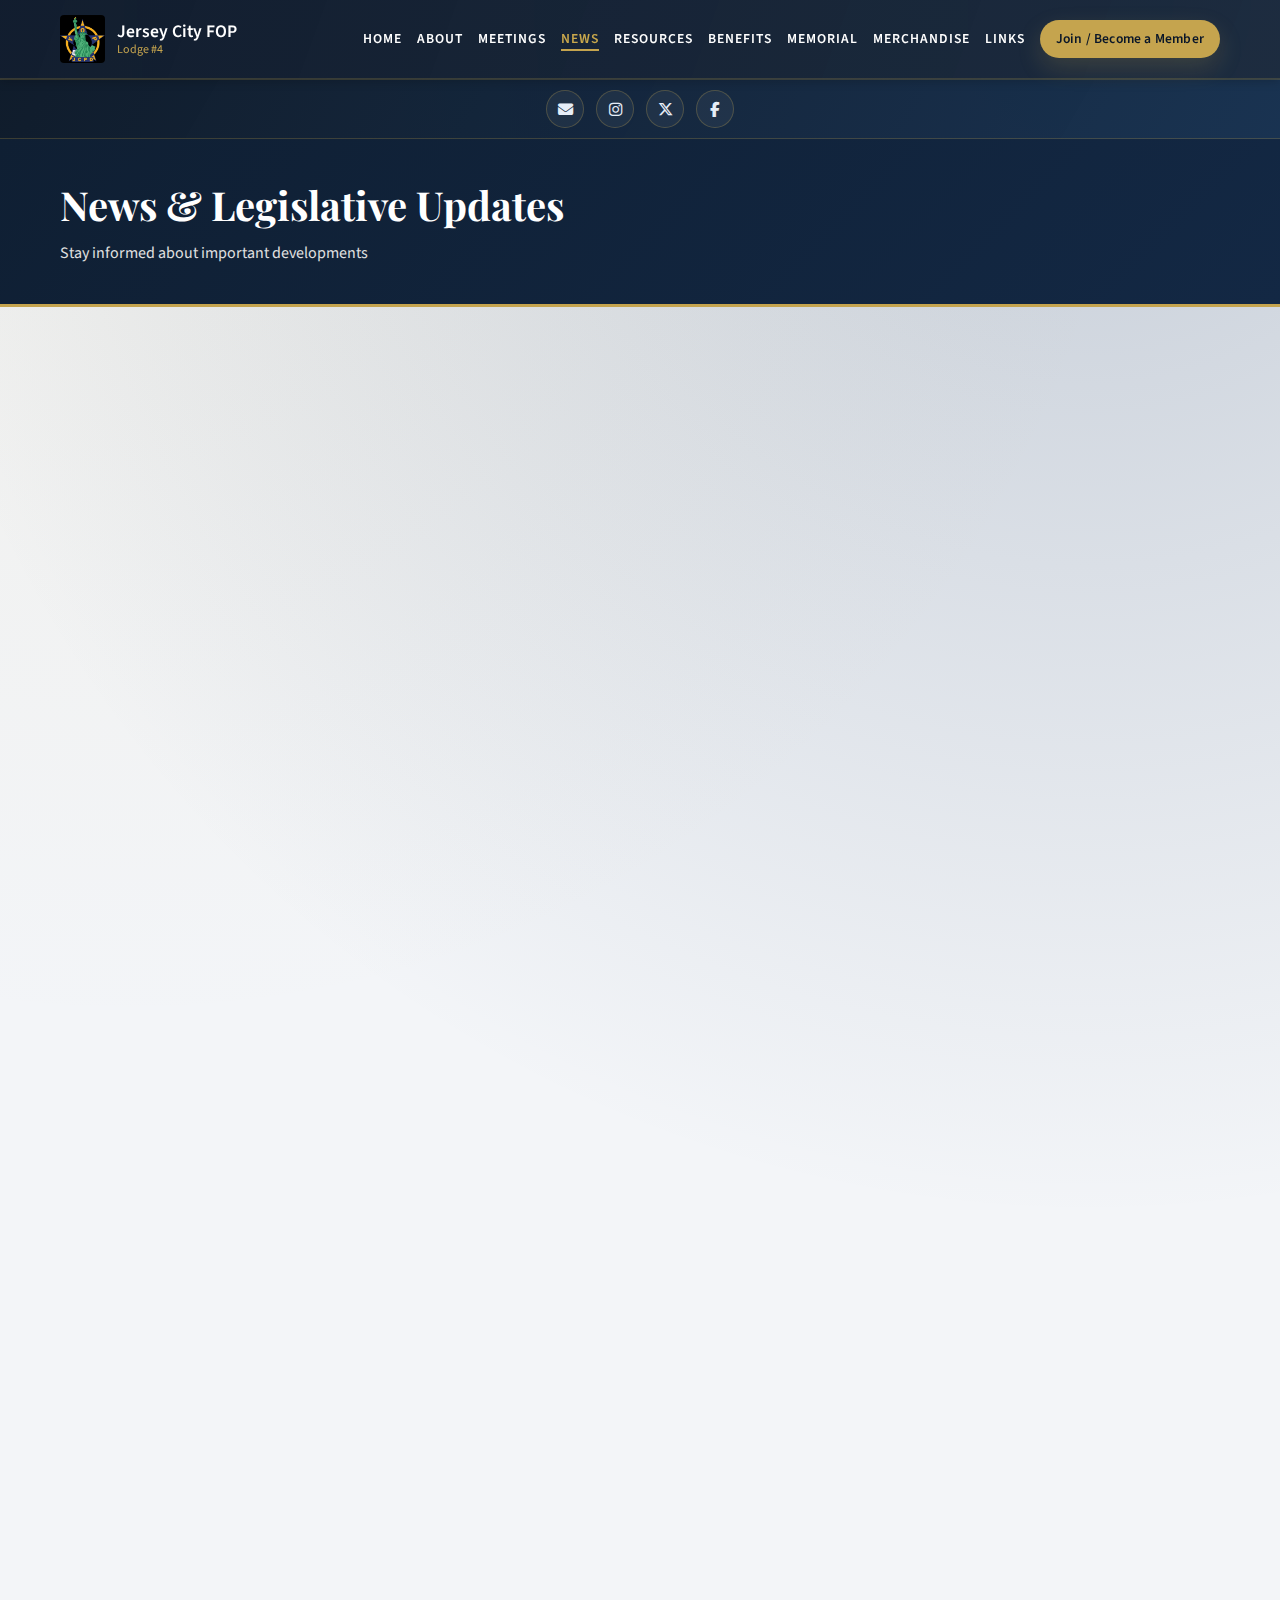
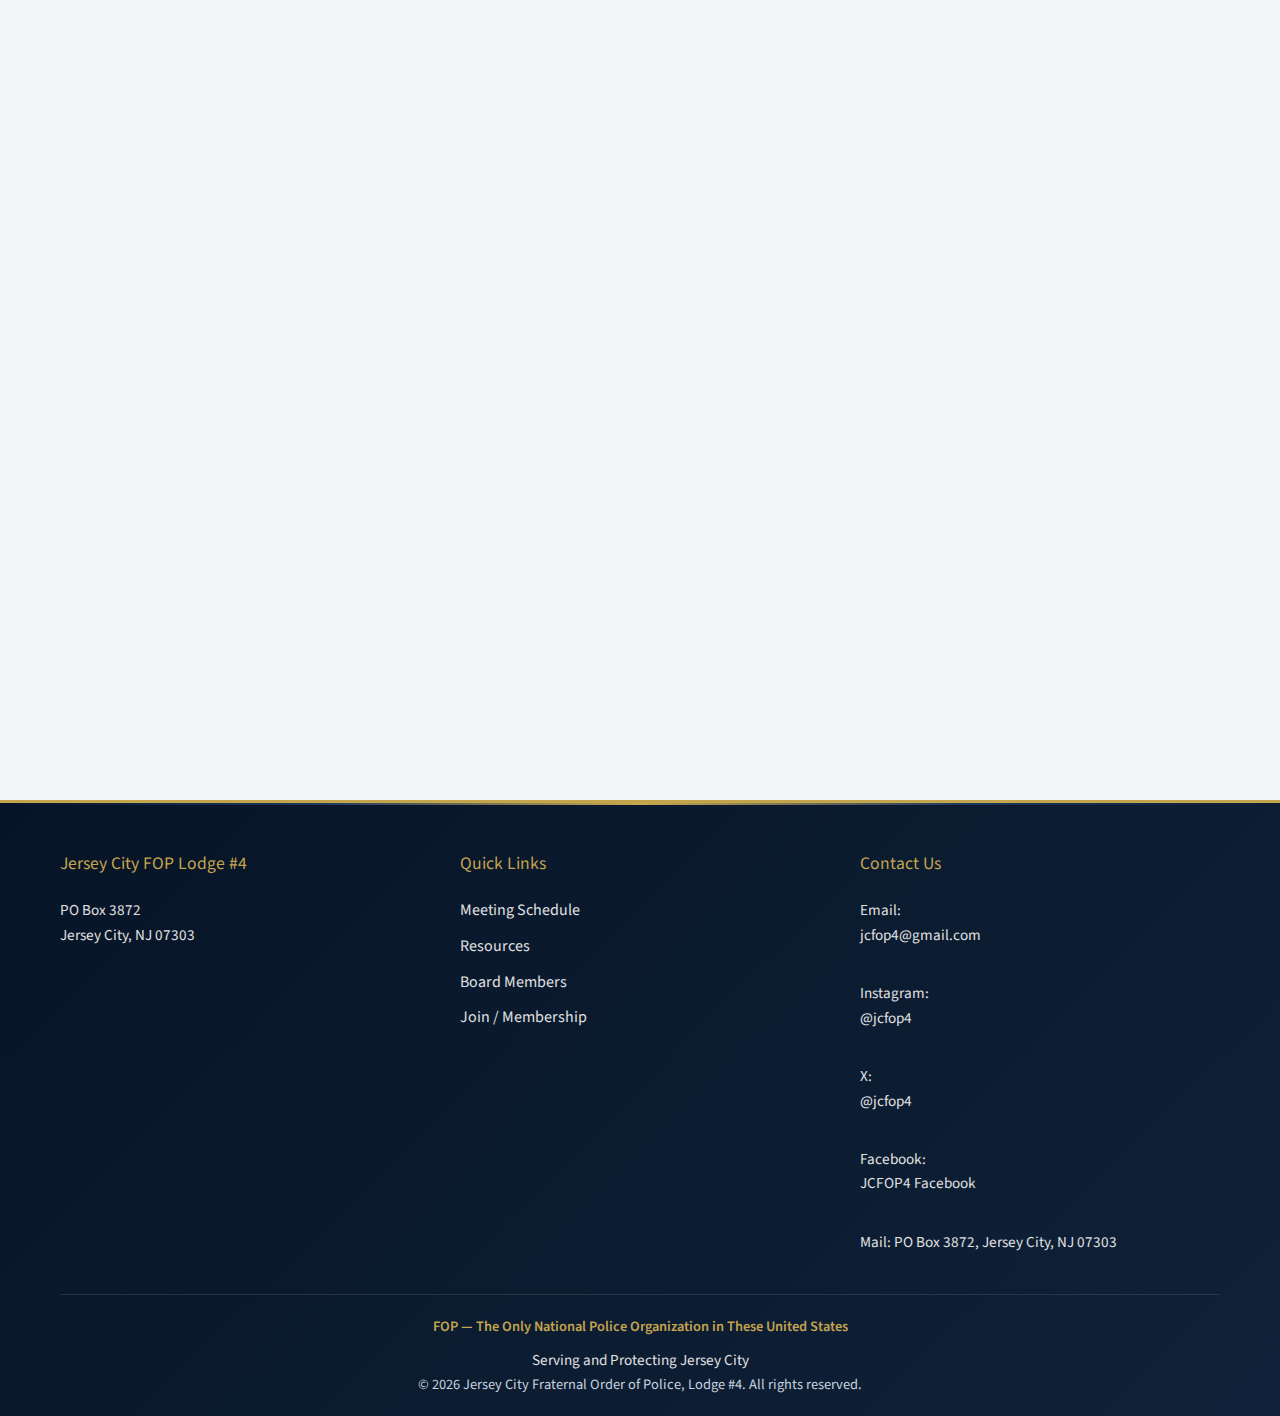
<file: news.html>
<!DOCTYPE html>
<html lang="en">
<head>
  <meta charset="UTF-8">
  <meta name="viewport" content="width=device-width, initial-scale=1.0">
  <meta name="description" content="News and Legislative Updates - Jersey City FOP Lodge #4">
  <title>News & Updates | Jersey City FOP Lodge #4</title>
  
  <link rel="preconnect" href="https://fonts.googleapis.com">
  <link rel="preconnect" href="https://fonts.gstatic.com" crossorigin>
  <link href="https://fonts.googleapis.com/css2?family=Playfair+Display:wght@400;600;700&family=Source+Sans+Pro:wght@300;400;600;700&display=swap" rel="stylesheet">
  
  <link rel="stylesheet" href="https://cdnjs.cloudflare.com/ajax/libs/font-awesome/6.5.2/css/all.min.css" crossorigin="anonymous" referrerpolicy="no-referrer">
  <link rel="stylesheet" href="css/style.css">
</head>
<body>
  <a href="#main-content" class="skip-to-content">Skip to main content</a>

  <!-- Navigation -->
  <nav class="navbar">
    <div class="container">
      <a href="index.html" class="navbar__logo">
        <img src="images/fop-logo.jpg" alt="Jersey City FOP" class="navbar__logo-img">
        <div class="navbar__title">
          Jersey City FOP
          <span>Lodge #4</span>
        </div>
      </a>
      
      <button class="navbar__toggle" aria-label="Toggle navigation">
        <span></span>
        <span></span>
        <span></span>
      </button>

      <div class="navbar__backdrop"></div>

      <div class="navbar__nav">
        <a href="index.html" class="navbar__link">Home</a>
        <div class="navbar__dropdown">
          <a href="#" class="navbar__link navbar__link--dropdown">About </a>
          <div class="navbar__dropdown-menu">
            <a href="presidents-message.html" class="navbar__link">President's Message</a>
            <a href="executive-board.html" class="navbar__link">Executive Board</a>
            <a href="bylaws.html" class="navbar__link">By-Laws</a>
          </div>
        </div>
        <a href="meetings.html" class="navbar__link">Meetings</a>
        <a href="news.html" class="navbar__link">News</a>
        <a href="resources.html" class="navbar__link">Resources</a>
        <a href="member-benefits.html" class="navbar__link">Benefits</a>
        <a href="memorial.html" class="navbar__link">Memorial</a>
        <a href="merchandise.html" class="navbar__link">Merchandise</a>
        
        <a href="links.html" class="navbar__link">Links</a>
        <a href="join.html" class="btn btn--gold btn--small">Join / Become a Member</a>
      </div>
    </div>
  </nav>

  <section class="header-social" aria-label="Social links">
    <div class="container header-social__wrap">
      <a href="mailto:jcfop4@gmail.com" class="header-social__link" aria-label="Email"><i class="fa-solid fa-envelope" aria-hidden="true"></i></a>
      <a href="https://www.instagram.com/jcfop4/?hl=en" target="_blank" rel="noopener noreferrer" class="header-social__link" aria-label="Instagram"><i class="fa-brands fa-instagram" aria-hidden="true"></i></a>
      <a href="https://x.com/jcfop4?s=21&t=HVIoJXDsAE-A3QT6dLDx9w" target="_blank" rel="noopener noreferrer" class="header-social__link" aria-label="X"><i class="fa-brands fa-x-twitter" aria-hidden="true"></i></a>
      <a href="https://www.facebook.com/share/17cpXgj79E/?mibextid=wwXIfr" target="_blank" rel="noopener noreferrer" class="header-social__link" aria-label="Facebook"><i class="fa-brands fa-facebook-f" aria-hidden="true"></i></a>
    </div>
  </section>

  <header class="page-header" id="main-content">
    <div class="container">
      <h1>News & Legislative Updates</h1>
      <p>Stay informed about important developments</p>
    </div>
  </header>

  <section class="section">
    <div class="container">
      <div class="grid grid--2">
        
        <!-- News Item: 2026 JCFOP Valor Awards -->
        <article class="news-card">
          <div class="news-card__image">🏆</div>
          <div class="news-card__content">
            <div class="news-card__date">February 1, 2026</div>
            <h3 class="news-card__title">2026 JCFOP Valor Awards</h3>
            <p class="news-card__excerpt">The FOP Valor Awards ceremony will be held on Thursday, May 7th, 2026. Location to be announced. Members are encouraged to submit any reports from April 1, 2025 through March 31, 2026 that may be considered valorous in nature to Sister/Conductor Cynthia Miller at OEM. The deadline to submit reports is March 31, 2026.</p>
          </div>
        </article>
        
        <!-- News Item: 2026 Scholarship Program -->
        <article class="news-card">
          <div class="news-card__image">🎓</div>
          <div class="news-card__content">
            <div class="news-card__date">February 1, 2026</div>
            <h3 class="news-card__title">2026 Scholarship Assistance Program — Now Accepting Applications</h3>
            <p class="news-card__excerpt">Lodge #4 is proud to offer its annual Scholarship Assistance Program. A one-time scholarship of $1,000 will be awarded to graduating high school seniors whose parent or legal guardian is a member in good standing of Lodge #4. Applications must be received or postmarked by April 3rd, 2026.</p>
            <a href="documents/2026_JCFOP_Scholarship_Assistance_Program.pdf" target="_blank" rel="noopener noreferrer" class="btn btn--outline btn--benefit">Download Application (PDF)</a>
          </div>
        </article>
        
        <!-- News Item 1 -->
        <article class="news-card">
          <div class="news-card__image">📰</div>
          <div class="news-card__content">
            <div class="news-card__date">January 15, 2026</div>
            <h3 class="news-card__title">2026 Legislative Session Begins</h3>
            <p class="news-card__excerpt">The New Jersey State FOP is actively tracking several pieces of legislation that affect law enforcement officers. Key bills include improvements to officer safety and benefits.</p>
          </div>
        </article>
        
        <!-- News Item 2 -->
        <article class="news-card">
          <div class="news-card__image">📰</div>
          <div class="news-card__content">
            <div class="news-card__date">January 8, 2026</div>
            <h3 class="news-card__title">Annual Awards Ceremony Announced</h3>
            <p class="news-card__excerpt">Mark your calendars for our annual awards ceremony recognizing outstanding service by Lodge members. More details to follow.</p>
          </div>
        </article>
        
        <!-- News Item 3 -->
        <article class="news-card">
          <div class="news-card__image">📰</div>
          <div class="news-card__content">
            <div class="news-card__date">December 20, 2025</div>
            <h3 class="news-card__title">Holiday Party Success</h3>
            <p class="news-card__excerpt">Thank you to all members who attended our annual holiday party. It was a great opportunity for fellowship and celebration.</p>
          </div>
        </article>
        
        <!-- News Item 4 -->
        <article class="news-card">
          <div class="news-card__image">📰</div>
          <div class="news-card__content">
            <div class="news-card__date">December 5, 2025</div>
            <h3 class="news-card__title">New Member Orientation</h3>
            <p class="news-card__excerpt">Welcome to our newest members! The December orientation session was well-attended. Contact the Lodge for information on upcoming orientations.</p>
          </div>
        </article>
        
      </div>
    </div>
  </section>

  <!-- Legislative Alerts -->
  <section class="section section--gray">
    <div class="container">
      <h2 class="text-center mb-30">Legislative Alerts</h2>
      <div class="card">
        <h3 class="card__title">Current Legislative Priorities</h3>
        <ul class="list">
          <li class="list__item">
            <span class="list__icon">📋</span>
            <div><strong>Officer Safety Bill</strong> - Enhancing protective equipment requirements for all law enforcement officers.</div>
          </li>
          <li class="list__item">
            <span class="list__icon">📋</span>
            <div><strong>Benefits Reform</strong> - Working on improved retirement benefits and healthcare options for officers and retirees.</div>
          </li>
          <li class="list__item">
            <span class="list__icon">📋</span>
            <div><strong>Line of Duty Death Benefits</strong> - Advocating for enhanced survivor benefits for families of fallen officers.</div>
          </li>
        </ul>
        <div class="callout mt-20">
          <div class="callout__title">📌 Member Action Needed</div>
          <p class="callout__text">Members may be contacted to contact their representatives on key legislation. Please ensure your contact information is current with the Lodge.</p>
        </div>
      </div>
    </div>
  </section>

  <footer class="footer">
    <div class="container">
      <div class="footer__content">
        <div>
          <div class="footer__title">Jersey City FOP Lodge #4</div>
          <p class="footer__text">
            PO Box 3872<br>
            Jersey City, NJ 07303
          </p>
        </div>
        
        <div>
          <div class="footer__title">Quick Links</div>
          <a href="meetings.html" class="footer__link">Meeting Schedule</a>
          <a href="resources.html" class="footer__link">Resources</a>
          <a href="executive-board.html" class="footer__link">Board Members</a>
          <a href="join.html" class="footer__link">Join / Membership</a>
        </div>
        
        <div>
          <div class="footer__title">Contact Us</div>
          <p class="footer__text">
            Email: <a href="mailto:jcfop4@gmail.com" class="footer__link">jcfop4@gmail.com</a><br>
            Instagram: <a href="https://www.instagram.com/jcfop4/?hl=en" target="_blank" rel="noopener noreferrer" class="footer__link">@jcfop4</a><br>
            X: <a href="https://x.com/jcfop4?s=21&t=HVIoJXDsAE-A3QT6dLDx9w" target="_blank" rel="noopener noreferrer" class="footer__link">@jcfop4</a><br>
            Facebook: <a href="https://www.facebook.com/share/17cpXgj79E/?mibextid=wwXIfr" target="_blank" rel="noopener noreferrer" class="footer__link">JCFOP4 Facebook</a><br>
            Mail: PO Box 3872, Jersey City, NJ 07303
          </p>
        </div>
      </div>
      
      <div class="footer__bottom">
        <p class="footer__fop">FOP — The Only National Police Organization in These United States</p>
        <p class="footer__tagline">Serving and Protecting Jersey City</p>
        <p>&copy; <span class="footer__year">2026</span> Jersey City Fraternal Order of Police, Lodge #4. All rights reserved.</p>
      </div>
    </div>
  </footer>

  <script src="js/script.js"></script>
</body>
</html>
</file>
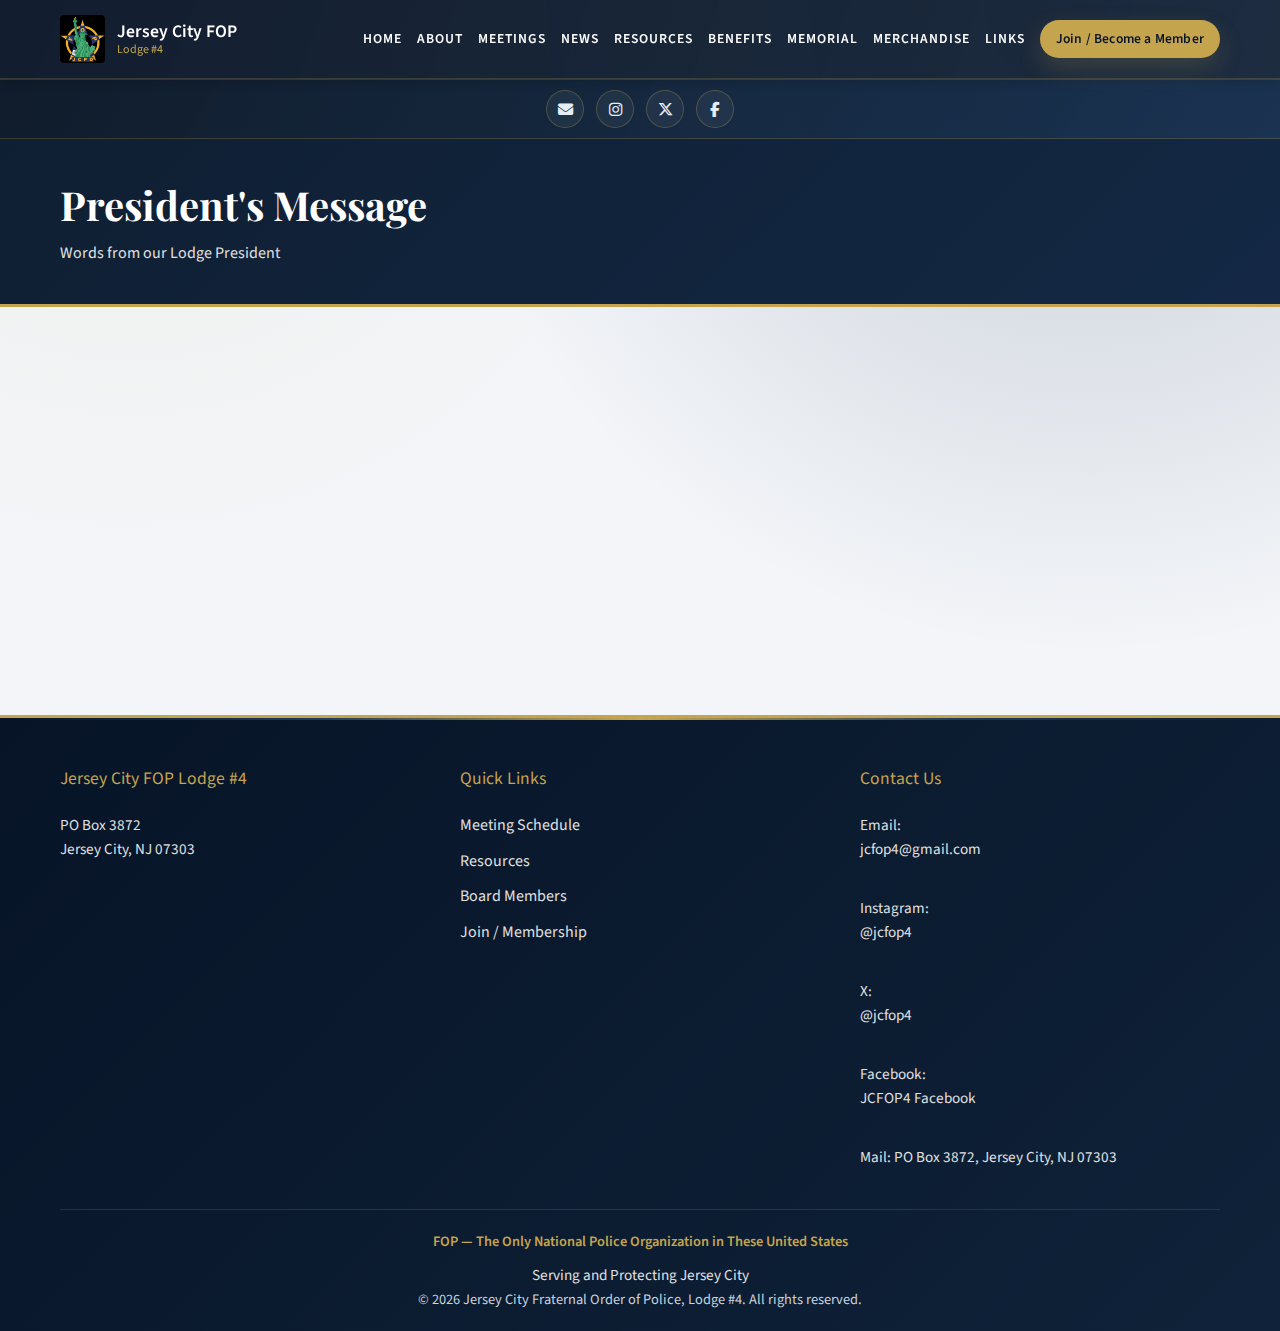
<file: presidents-message.html>
<!DOCTYPE html>
<html lang="en">
<head>
  <meta charset="UTF-8">
  <meta name="viewport" content="width=device-width, initial-scale=1.0">
  <meta name="description" content="Message from President W. Greg Kierce - Jersey City FOP Lodge #4">
  <title>President's Message | Jersey City FOP Lodge #4</title>
  
  <!-- Google Fonts -->
  <link rel="preconnect" href="https://fonts.googleapis.com">
  <link rel="preconnect" href="https://fonts.gstatic.com" crossorigin>
  <link href="https://fonts.googleapis.com/css2?family=Playfair+Display:wght@400;600;700&family=Source+Sans+Pro:wght@300;400;600;700&display=swap" rel="stylesheet">
  
  <link rel="stylesheet" href="https://cdnjs.cloudflare.com/ajax/libs/font-awesome/6.5.2/css/all.min.css" crossorigin="anonymous" referrerpolicy="no-referrer">
  <link rel="stylesheet" href="css/style.css">
</head>
<body>
  <a href="#main-content" class="skip-to-content">Skip to main content</a>

  <!-- Navigation -->
  <nav class="navbar">
    <div class="container">
      <a href="index.html" class="navbar__logo">
        <img src="images/fop-logo.jpg" alt="Jersey City FOP" class="navbar__logo-img">
        <div class="navbar__title">
          Jersey City FOP
          <span>Lodge #4</span>
        </div>
      </a>
      
      <button class="navbar__toggle" aria-label="Toggle navigation">
        <span></span>
        <span></span>
        <span></span>
      </button>

      <div class="navbar__backdrop"></div>

      <div class="navbar__nav">
        <a href="index.html" class="navbar__link">Home</a>
        <div class="navbar__dropdown">
          <a href="#" class="navbar__link navbar__link--dropdown">About </a>
          <div class="navbar__dropdown-menu">
            <a href="presidents-message.html" class="navbar__link">President's Message</a>
            <a href="executive-board.html" class="navbar__link">Executive Board</a>
            <a href="bylaws.html" class="navbar__link">By-Laws</a>
          </div>
        </div>
        <a href="meetings.html" class="navbar__link">Meetings</a>
        <a href="news.html" class="navbar__link">News</a>
        <a href="resources.html" class="navbar__link">Resources</a>
        <a href="member-benefits.html" class="navbar__link">Benefits</a>
        <a href="memorial.html" class="navbar__link">Memorial</a>
        <a href="merchandise.html" class="navbar__link">Merchandise</a>
        
        <a href="links.html" class="navbar__link">Links</a>
        <a href="join.html" class="btn btn--gold btn--small">Join / Become a Member</a>
      </div>
    </div>
  </nav>

  <section class="header-social" aria-label="Social links">
    <div class="container header-social__wrap">
      <a href="mailto:jcfop4@gmail.com" class="header-social__link" aria-label="Email"><i class="fa-solid fa-envelope" aria-hidden="true"></i></a>
      <a href="https://www.instagram.com/jcfop4/?hl=en" target="_blank" rel="noopener noreferrer" class="header-social__link" aria-label="Instagram"><i class="fa-brands fa-instagram" aria-hidden="true"></i></a>
      <a href="https://x.com/jcfop4?s=21&t=HVIoJXDsAE-A3QT6dLDx9w" target="_blank" rel="noopener noreferrer" class="header-social__link" aria-label="X"><i class="fa-brands fa-x-twitter" aria-hidden="true"></i></a>
      <a href="https://www.facebook.com/share/17cpXgj79E/?mibextid=wwXIfr" target="_blank" rel="noopener noreferrer" class="header-social__link" aria-label="Facebook"><i class="fa-brands fa-facebook-f" aria-hidden="true"></i></a>
    </div>
  </section>

  <!-- Page Header -->
  <header class="page-header" id="main-content">
    <div class="container">
      <h1>President's Message</h1>
      <p>Words from our Lodge President</p>
    </div>
  </header>

  <!-- Main Content -->
  <section class="section">
    <div class="container">
      <div class="card">
        <h2 class="mb-30">Message from President Dave Persad</h2>
        
        <p class="text-lg mb-20">
          A message from President Dave Persad will be posted here.
        </p>
        
        <p class="text-lg mt-30" style="font-weight: 600;">
          In Brotherhood,
        </p>
        
        <p class="president-name">
          Dave Persad<br>
          <span class="president-role">President, Jersey City FOP Lodge #4</span>
        </p>
      </div>
    </div>
  </section>

  <!-- Footer -->
  <footer class="footer">
    <div class="container">
      <div class="footer__content">
        <div>
          <div class="footer__title">Jersey City FOP Lodge #4</div>
          <p class="footer__text">
            PO Box 3872<br>
            Jersey City, NJ 07303
          </p>
        </div>
        
        <div>
          <div class="footer__title">Quick Links</div>
          <a href="meetings.html" class="footer__link">Meeting Schedule</a>
          <a href="resources.html" class="footer__link">Resources</a>
          <a href="executive-board.html" class="footer__link">Board Members</a>
          <a href="join.html" class="footer__link">Join / Membership</a>
        </div>
        
        <div>
          <div class="footer__title">Contact Us</div>
          <p class="footer__text">
            Email: <a href="mailto:jcfop4@gmail.com" class="footer__link">jcfop4@gmail.com</a><br>
            Instagram: <a href="https://www.instagram.com/jcfop4/?hl=en" target="_blank" rel="noopener noreferrer" class="footer__link">@jcfop4</a><br>
            X: <a href="https://x.com/jcfop4?s=21&t=HVIoJXDsAE-A3QT6dLDx9w" target="_blank" rel="noopener noreferrer" class="footer__link">@jcfop4</a><br>
            Facebook: <a href="https://www.facebook.com/share/17cpXgj79E/?mibextid=wwXIfr" target="_blank" rel="noopener noreferrer" class="footer__link">JCFOP4 Facebook</a><br>
            Mail: PO Box 3872, Jersey City, NJ 07303
          </p>
        </div>
      </div>
      
      <div class="footer__bottom">
        <p class="footer__fop">FOP — The Only National Police Organization in These United States</p>
        <p class="footer__tagline">Serving and Protecting Jersey City</p>
        <p>&copy; <span class="footer__year">2026</span> Jersey City Fraternal Order of Police, Lodge #4. All rights reserved.</p>
      </div>
    </div>
  </footer>

  <script src="js/script.js"></script>
</body>
</html>
</file>
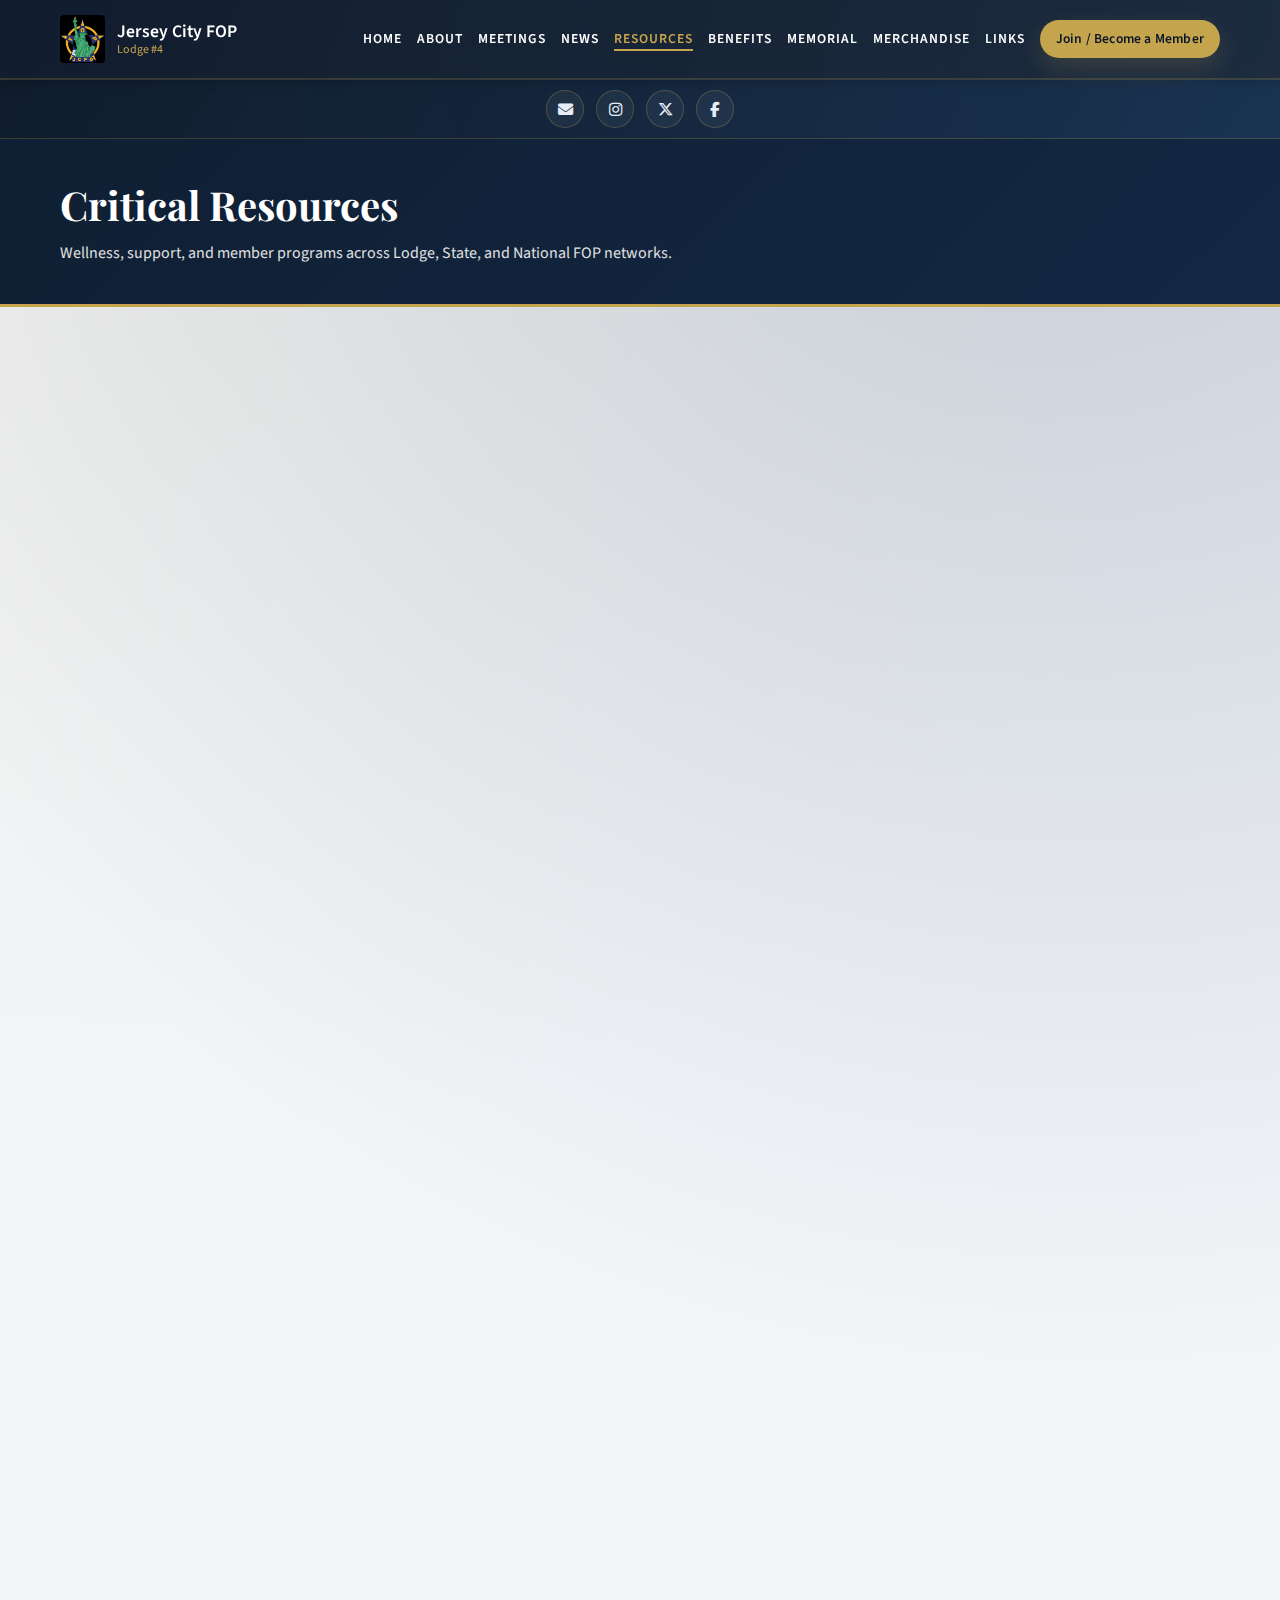
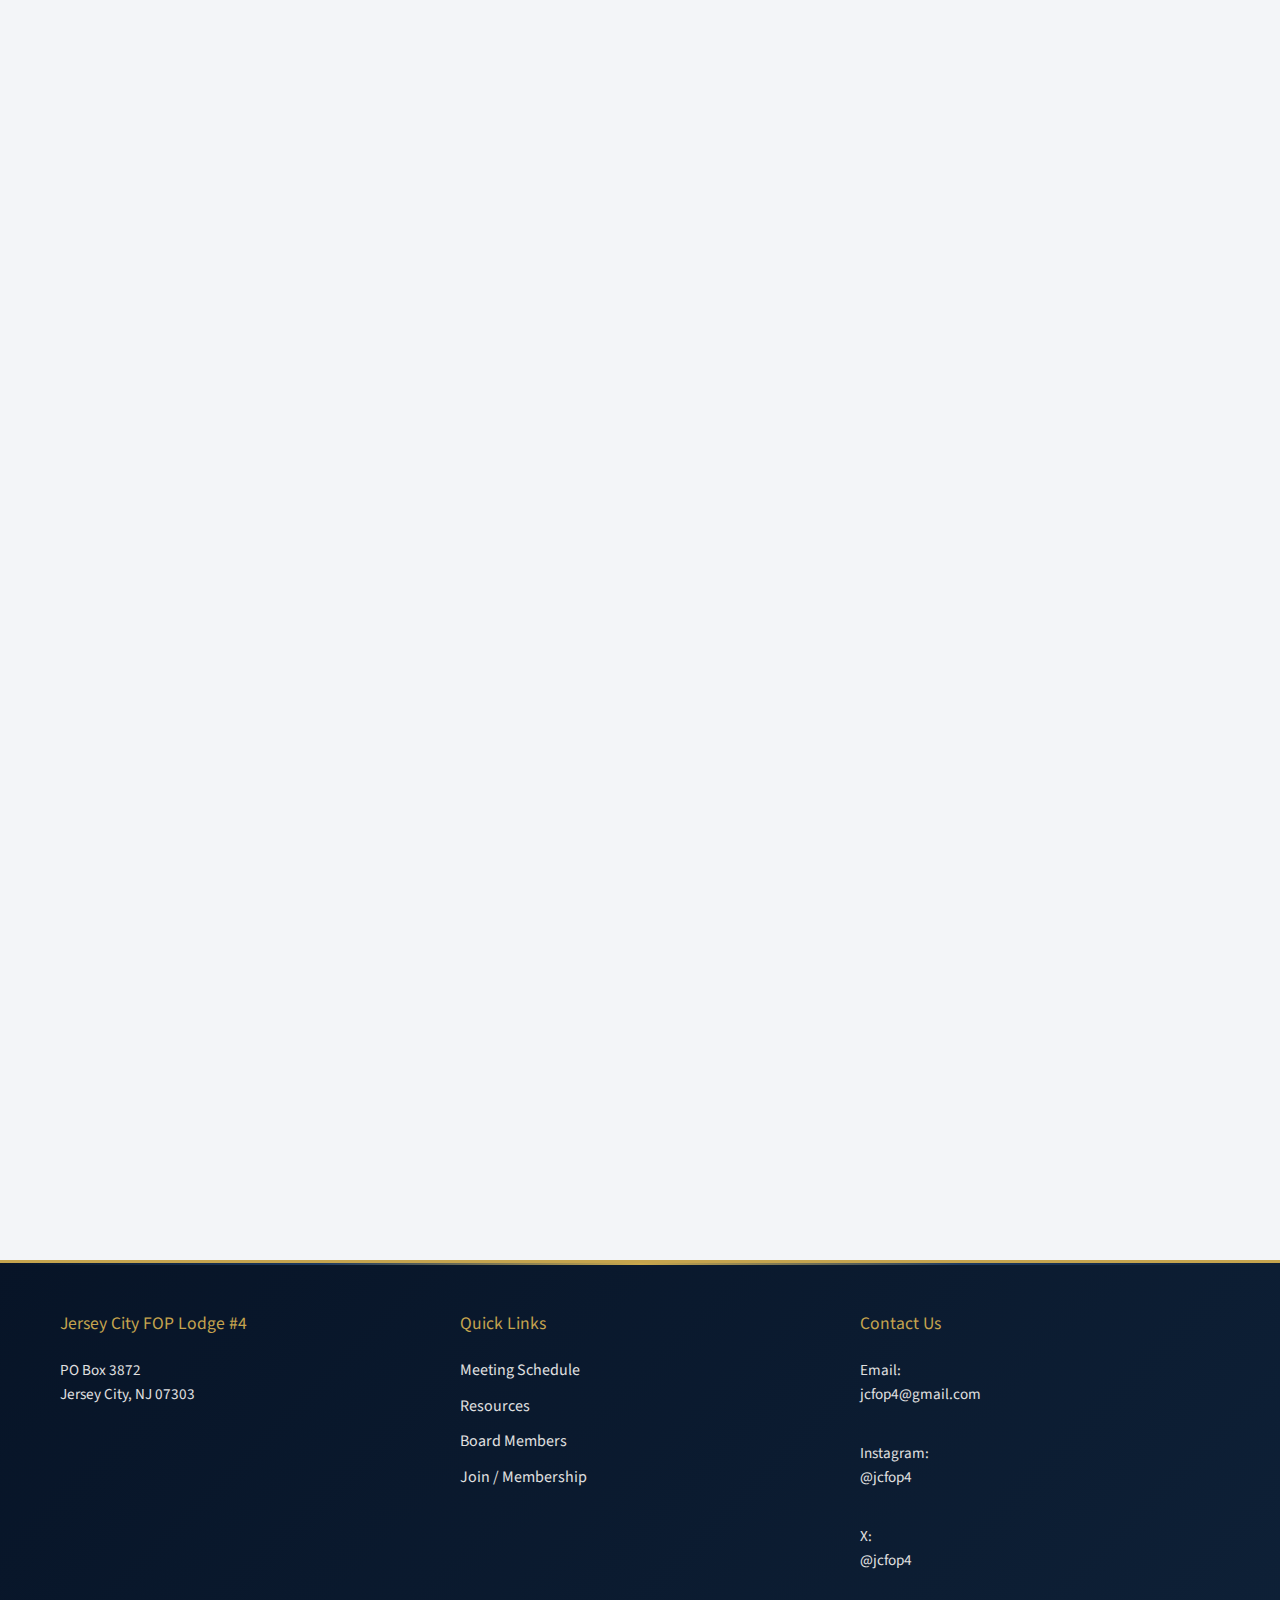
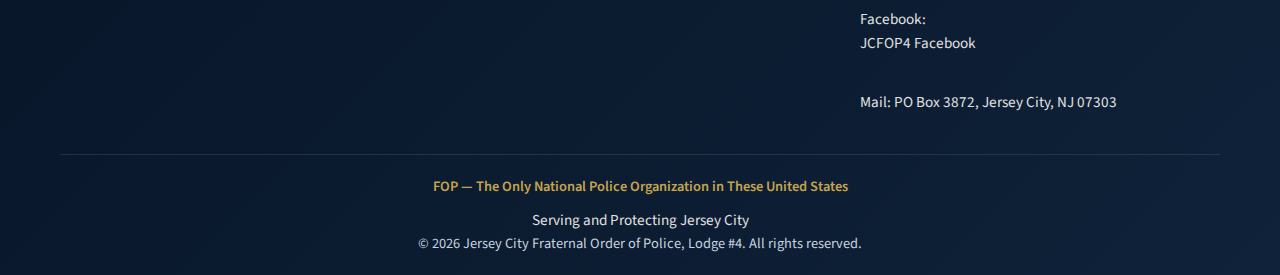
<file: resources.html>
<!DOCTYPE html>
<html lang="en">
<head>
  <meta charset="UTF-8">
  <meta name="viewport" content="width=device-width, initial-scale=1.0">
  <meta name="description" content="Critical wellness and member resources for Jersey City FOP Lodge #4.">
  <title>Resources | Jersey City FOP Lodge #4</title>

  <link rel="preconnect" href="https://fonts.googleapis.com">
  <link rel="preconnect" href="https://fonts.gstatic.com" crossorigin>
  <link href="https://fonts.googleapis.com/css2?family=Playfair+Display:wght@400;600;700&family=Source+Sans+Pro:wght@300;400;600;700&display=swap" rel="stylesheet">

  <link rel="stylesheet" href="https://cdnjs.cloudflare.com/ajax/libs/font-awesome/6.5.2/css/all.min.css" crossorigin="anonymous" referrerpolicy="no-referrer">
  <link rel="stylesheet" href="css/style.css">
</head>
<body>
  <a href="#main-content" class="skip-to-content">Skip to main content</a>

  <nav class="navbar">
    <div class="container">
      <a href="index.html" class="navbar__logo">
        <img src="images/fop-logo.jpg" alt="Jersey City FOP" class="navbar__logo-img">
        <div class="navbar__title">
          Jersey City FOP
          <span>Lodge #4</span>
        </div>
      </a>

      <button class="navbar__toggle" aria-label="Toggle navigation">
        <span></span>
        <span></span>
        <span></span>
      </button>

      <div class="navbar__backdrop"></div>

      <div class="navbar__nav">
        <a href="index.html" class="navbar__link">Home</a>
        <div class="navbar__dropdown">
          <a href="#" class="navbar__link navbar__link--dropdown">About </a>
          <div class="navbar__dropdown-menu">
            <a href="presidents-message.html" class="navbar__link">President's Message</a>
            <a href="executive-board.html" class="navbar__link">Executive Board</a>
            <a href="bylaws.html" class="navbar__link">By-Laws</a>
          </div>
        </div>
        <a href="meetings.html" class="navbar__link">Meetings</a>
        <a href="news.html" class="navbar__link">News</a>
        <a href="resources.html" class="navbar__link">Resources</a>
        <a href="member-benefits.html" class="navbar__link">Benefits</a>
        <a href="memorial.html" class="navbar__link">Memorial</a>
        <a href="merchandise.html" class="navbar__link">Merchandise</a>
        
        <a href="links.html" class="navbar__link">Links</a>
        <a href="join.html" class="btn btn--gold btn--small">Join / Become a Member</a>
      </div>
    </div>
  </nav>

  <section class="header-social" aria-label="Social links">
    <div class="container header-social__wrap">
      <a href="mailto:jcfop4@gmail.com" class="header-social__link" aria-label="Email"><i class="fa-solid fa-envelope" aria-hidden="true"></i></a>
      <a href="https://www.instagram.com/jcfop4/?hl=en" target="_blank" rel="noopener noreferrer" class="header-social__link" aria-label="Instagram"><i class="fa-brands fa-instagram" aria-hidden="true"></i></a>
      <a href="https://x.com/jcfop4?s=21&t=HVIoJXDsAE-A3QT6dLDx9w" target="_blank" rel="noopener noreferrer" class="header-social__link" aria-label="X"><i class="fa-brands fa-x-twitter" aria-hidden="true"></i></a>
      <a href="https://www.facebook.com/share/17cpXgj79E/?mibextid=wwXIfr" target="_blank" rel="noopener noreferrer" class="header-social__link" aria-label="Facebook"><i class="fa-brands fa-facebook-f" aria-hidden="true"></i></a>
    </div>
  </section>

  <header class="page-header" id="main-content">
    <div class="container">
      <h1>Critical Resources</h1>
      <p>Wellness, support, and member programs across Lodge, State, and National FOP networks.</p>
    </div>
  </header>

  <section class="section">
    <div class="container">
      <div class="callout callout--cop mb-40">
        <div class="callout__title">24/7 Confidential Support</div>
        <p class="callout__text">When stress, trauma, or life pressure builds, support is always available. You are not alone.</p>
        <p class="callout__text mt-10">NJ Cop2Cop and National FOP wellness resources provide confidential pathways to help for officers and families.</p>
      </div>

      <div class="grid grid--3">
        <div class="card wellness-card card--centered">
          <h3>Cop2Cop (NJ)</h3>
          <p>Confidential 24/7 peer support in New Jersey.</p>
          <a href="tel:18662672267">1-866-267-2267</a>
        </div>

        <div class="card wellness-card card--centered">
          <h3>COPLINE</h3>
          <p>Confidential support line for law enforcement.</p>
          <a href="tel:18002675463">1-800-267-5463</a>
        </div>

        <div class="card wellness-card card--centered">
          <h3>Veterans Crisis Line</h3>
          <p>For veteran officers and families in crisis.</p>
          <a href="tel:988">988 (then press 1)</a>
        </div>
      </div>
    </div>
  </section>

  <section class="section section--gray">
    <div class="container">
      <h2 class="text-center mb-30">State & National FOP Information</h2>
      <div class="grid grid--2">
        <div class="card">
          <h3 class="card__title">New Jersey State FOP</h3>
          <p class="card__text">The NJ State FOP provides statewide coordination, officer support context, and access to the New Jersey lodge network.</p>
          <a href="https://njfop.org/" target="_blank" rel="noopener noreferrer" class="btn btn--outline mt-20">Visit NJFOP.org</a>
        </div>

        <div class="card">
          <h3 class="card__title">National FOP</h3>
          <p class="card__text">The National FOP provides advocacy, officer wellness initiatives, and member benefits across the country.</p>
          <a href="https://fop.net/" target="_blank" rel="noopener noreferrer" class="btn btn--outline mt-20">Visit FOP.net</a>
        </div>

        <div class="card">
          <h3 class="card__title">National Member Benefits</h3>
          <p class="card__text">Insurance, finance, travel, and family-focused offerings are available through official National FOP partners.</p>
          <a href="https://www.fop.net/member-benefits/" target="_blank" rel="noopener noreferrer" class="btn btn--primary mt-20">Open Benefit Programs</a>
        </div>

        <div class="card">
          <h3 class="card__title">Officer Wellness Resources</h3>
          <p class="card__text">Access National FOP wellness resources focused on trauma-informed, culturally competent care options.</p>
          <a href="https://www.fop.net/officer-wellness/" target="_blank" rel="noopener noreferrer" class="btn btn--primary mt-20">Open Wellness Resources</a>
        </div>
      </div>
    </div>
  </section>

  <section class="section scholarship-section">
    <div class="container">
      <h2 class="text-center mb-40">Scholarship Assistance Program</h2>

      <div class="card scholarship-detail">
        <p class="card__text text-lg mb-20">
          Lodge #4 offers an annual scholarship to support graduating seniors whose parent or legal guardian is a member in good standing.
        </p>
        <p class="card__text text-md mb-20">
          Awards are based on scholastic merit, economic need, and life goals. Applications include transcripts and standardized test results.
        </p>
        <p class="card__text text-gold-bold">Application deadline: April 3, 2026</p>
        <a href="documents/2026_JCFOP_Scholarship_Assistance_Program.pdf" target="_blank" rel="noopener noreferrer" class="btn btn--gold mt-25">Download 2026 Scholarship Application</a>
      </div>
    </div>
  </section>

  <section class="section">
    <div class="container">
      <h2 class="text-center mb-30">JCPD Information & Support</h2>
      <div class="grid grid--2">
        <div class="card">
          <h3 class="card__title">JCPD Headquarters</h3>
          <p class="card__text">Primary police headquarters and general department line.</p>
          <p class="card__text mt-10"><strong>Address:</strong> 1 Jackson Square, Jersey City, NJ 07305</p>
          <p class="card__text"><strong>Phone:</strong> <a href="tel:2015475477" class="text-gold">(201) 547-5477</a></p>
          <a href="https://www.jerseycitynj.gov/cityhall/public_safety/Police" target="_blank" rel="noopener noreferrer" class="btn btn--outline mt-20">Open Official JCPD Page</a>
        </div>

        <div class="card">
          <h3 class="card__title">JCPD Anonymous Tips</h3>
          <p class="card__text">Report relevant safety information confidentially.</p>
          <p class="card__text mt-10"><strong>Phone:</strong> <a href="tel:8555278477" class="text-gold">855-527-8477</a></p>
          <p class="card__text"><strong>Email:</strong> <a href="mailto:jctips@jcnj.org" class="text-gold">jctips@jcnj.org</a></p>
        </div>

        <div class="card">
          <h3 class="card__title">JCPD Public Programs</h3>
          <p class="card__text">Direct links to the department programs most relevant to members and families.</p>
          <ul class="unordered-list">
            <li><a href="https://www.jerseycitynj.gov/cityhall/public_safety/police/recruitment" target="_blank" rel="noopener noreferrer">Recruitment</a></li>
            <li><a href="https://www.jerseycitynj.gov/cityhall/public_safety/police/chaplain" target="_blank" rel="noopener noreferrer">Chaplain Program</a></li>
            <li><a href="https://www.jerseycitynj.gov/cityhall/public_safety/police/internalaffairs" target="_blank" rel="noopener noreferrer">Internal Affairs</a></li>
            <li><a href="https://www.jerseycitynj.gov/cityhall/public_safety/police/district-map" target="_blank" rel="noopener noreferrer">District Map</a></li>
          </ul>
        </div>

        <div class="card">
          <h3 class="card__title">Medicine Drop Box Locations</h3>
          <p class="card__text">Safe disposal locations for expired or unused medications in Jersey City.</p>
          <a href="https://www.jerseycitynj.gov/cityhall/public_safety/police/medicine-drop-box-locations" target="_blank" rel="noopener noreferrer" class="btn btn--primary mt-20">View Drop Box Locations</a>
          <p class="card__text mt-20">For member-specific support, email <a href="mailto:jcfop4@gmail.com" class="text-gold">jcfop4@gmail.com</a>.</p>
        </div>
      </div>
    </div>
  </section>

  <footer class="footer">
    <div class="container">
      <div class="footer__content">
        <div>
          <div class="footer__title">Jersey City FOP Lodge #4</div>
          <p class="footer__text">
            PO Box 3872<br>
            Jersey City, NJ 07303
          </p>
        </div>

        <div>
          <div class="footer__title">Quick Links</div>
          <a href="meetings.html" class="footer__link">Meeting Schedule</a>
          <a href="resources.html" class="footer__link">Resources</a>
          <a href="executive-board.html" class="footer__link">Board Members</a>
          <a href="join.html" class="footer__link">Join / Membership</a>
        </div>

        <div>
          <div class="footer__title">Contact Us</div>
          <p class="footer__text">
            Email: <a href="mailto:jcfop4@gmail.com" class="footer__link">jcfop4@gmail.com</a><br>
            Instagram: <a href="https://www.instagram.com/jcfop4/?hl=en" target="_blank" rel="noopener noreferrer" class="footer__link">@jcfop4</a><br>
            X: <a href="https://x.com/jcfop4?s=21&t=HVIoJXDsAE-A3QT6dLDx9w" target="_blank" rel="noopener noreferrer" class="footer__link">@jcfop4</a><br>
            Facebook: <a href="https://www.facebook.com/share/17cpXgj79E/?mibextid=wwXIfr" target="_blank" rel="noopener noreferrer" class="footer__link">JCFOP4 Facebook</a><br>
            Mail: PO Box 3872, Jersey City, NJ 07303
          </p>
        </div>
      </div>

      <div class="footer__bottom">
        <p class="footer__fop">FOP — The Only National Police Organization in These United States</p>
        <p class="footer__tagline">Serving and Protecting Jersey City</p>
        <p>&copy; <span class="footer__year">2026</span> Jersey City Fraternal Order of Police, Lodge #4. All rights reserved.</p>
      </div>
    </div>
  </footer>

  <script src="js/script.js"></script>
</body>
</html>
</file>
<file: css/style.css>
/* ============================================
   Jersey City FOP Lodge #4 - Main Stylesheet
   Professional, authoritative, trustworthy design
   ============================================ */

/* ----- CSS Variables ----- */
:root {
  --navy: #0A1628;
  --badge-gold: #C9A84C;
  --police-blue: #1E3A5F;
  --gold: #C5A44E;
  --gold-light: #D4B86A;
  --white: #FFFFFF;
  --charcoal: #2C2C2C;
  --gray-light: #F5F5F5;
  --gray-medium: #E0E0E0;
  --gray-dark: #666666;
  --font-heading: 'Playfair Display', Georgia, serif;
  --font-body: 'Source Sans Pro', 'Lato', sans-serif;
  --transition: all 0.3s ease;
}

/* ----- Reset & Base ----- */
*, *::before, *::after {
  box-sizing: border-box;
  margin: 0;
  padding: 0;
}

html {
  scroll-behavior: smooth;
}

body {
  font-family: var(--font-body);
  font-size: 16px;
  line-height: 1.6;
  color: var(--charcoal);
  background-color: var(--white);
}

img {
  max-width: 100%;
  height: auto;
  display: block;
}

a {
  color: var(--navy);
  text-decoration: none;
  transition: var(--transition);
}

a:hover {
  color: var(--gold);
}

h1, h2, h3, h4, h5, h6 {
  font-family: var(--font-heading);
  font-weight: 700;
  line-height: 1.3;
  color: var(--navy);
}

/* ----- Utility Classes ----- */
.container {
  max-width: 1200px;
  margin: 0 auto;
  padding: 0 20px;
}

.section {
  padding: 60px 0;
}

.section--dark {
  background-color: var(--navy);
  color: var(--white);
}

.section--dark h2,
.section--dark h3 {
  color: var(--gold);
}

.section--gray {
  background-color: var(--gray-light);
}

.text-center {
  text-align: center;
}

.text-gold {
  color: var(--gold);
}

/* ----- Navigation ----- */
.navbar {
  position: sticky;
  top: 0;
  background: var(--navy);
  z-index: 1000;
  box-shadow: 0 2px 10px rgba(0,0,0,0.2);
}

.navbar .container {
  display: flex;
  justify-content: space-between;
  align-items: center;
  padding: 15px 20px;
  flex-wrap: nowrap;
  gap: 12px;
}

.navbar__logo {
  display: flex;
  align-items: center;
  gap: 12px;
  margin-right: 0;
  align-self: center;
  flex: 0 0 auto;
}

.navbar__badge {
  width: 45px;
  height: 45px;
  background: var(--gold);
  border-radius: 50%;
  display: flex;
  align-items: center;
  justify-content: center;
  font-family: var(--font-heading);
  font-weight: 700;
  color: var(--navy);
  font-size: 14px;
  border: 2px solid var(--white);
}

.navbar__title {
  color: var(--white);
  font-size: 1.1rem;
  font-weight: 600;
  line-height: 1.2;
  display: flex;
  flex-direction: column;
  justify-content: center;
}

.navbar__title span {
  display: block;
  font-size: 0.75rem;
  color: var(--gold);
  font-weight: 400;
}

.navbar__nav {
  display: flex;
  gap: 15px;
  flex-wrap: nowrap;
  align-items: center;
  align-self: center;
  justify-content: flex-end;
  flex: 1 1 auto;
  min-width: 0;
}

@media (max-width: 1200px) {
  .navbar__nav {
    gap: 8px;
  }
  
  .navbar__link {
    font-size: 0.8rem;
    padding: 5px 3px;
  }
  
  .navbar .container {
    gap: 8px;
  }
}

.navbar__link {
  color: var(--white);
  font-weight: 500;
  font-size: 0.95rem;
  position: relative;
  padding: 5px 0;
  display: flex;
  align-items: center;
  line-height: 1;
  white-space: nowrap;
}

.navbar__link::after {
  content: '';
  position: absolute;
  bottom: 0;
  left: 0;
  width: 0;
  height: 2px;
  background: var(--gold);
  transition: var(--transition);
}

.navbar__link:hover::after,
.navbar__link.active::after {
  width: 100%;
}

.navbar__link:hover {
  color: var(--gold);
}

/* Mobile Menu Toggle */
.navbar__toggle {
  display: none;
  flex-direction: column;
  gap: 5px;
  background: none;
  border: none;
  cursor: pointer;
  padding: 5px;
}

.navbar__toggle span {
  width: 25px;
  height: 2px;
  background: var(--white);
  transition: var(--transition);
}

/* ----- Hero Section ----- */
.hero {
  position: relative;
  min-height: 70vh;
  display: flex;
  align-items: center;
  justify-content: center;
  background: linear-gradient(135deg, var(--navy) 0%, #0d1525 100%);
  overflow: hidden;
}

.hero::before {
  content: '';
  position: absolute;
  top: 0;
  left: 0;
  right: 0;
  bottom: 0;
  background: url('data:image/svg+xml,<svg xmlns="http://www.w3.org/2000/svg" viewBox="0 0 100 100"><defs><pattern id="grid" width="10" height="10" patternUnits="userSpaceOnUse"><path d="M 10 0 L 0 0 0 10" fill="none" stroke="rgba(197,164,78,0.05)" stroke-width="0.5"/></pattern></defs><rect width="100" height="100" fill="url(%23grid)"/></svg>');
  opacity: 0.5;
}

.hero__content {
  position: relative;
  z-index: 2;
  text-align: center;
  padding: 40px 20px;
}

.hero__badge {
  width: 120px;
  height: 120px;
  background: var(--gold);
  border-radius: 50%;
  margin: 0 auto 30px;
  display: flex;
  align-items: center;
  justify-content: center;
  font-family: var(--font-heading);
  font-size: 2rem;
  font-weight: 700;
  color: var(--navy);
  border: 4px solid var(--white);
  box-shadow: 0 0 30px rgba(197,164,78,0.4);
}

.hero__badge::after {
  content: 'FOP';
  font-size: 1.8rem;
}

.hero__title {
  font-size: 3.5rem;
  color: var(--white);
  margin-bottom: 10px;
  text-shadow: 2px 2px 4px rgba(0,0,0,0.3);
}

.hero__title span {
  color: var(--gold);
}

.hero__tagline {
  font-size: 1.4rem;
  color: var(--gray-medium);
  margin-bottom: 30px;
}

.hero__cta {
  display: inline-block;
  background: var(--gold);
  color: var(--navy);
  padding: 15px 40px;
  font-weight: 600;
  border-radius: 5px;
  text-transform: uppercase;
  letter-spacing: 1px;
}

.hero__cta:hover {
  background: var(--gold-light);
  color: var(--navy);
}

/* Gold accent line */
.gold-line {
  height: 3px;
  background: linear-gradient(90deg, transparent, var(--gold), transparent);
  width: 100%;
}

/* ----- Page Header ----- */
.page-header {
  background: var(--navy);
  padding: 40px 0;
  position: relative;
}

.page-header::after {
  content: '';
  position: absolute;
  bottom: 0;
  left: 0;
  right: 0;
  height: 3px;
  background: var(--gold);
}

.page-header h1 {
  color: var(--white);
  font-size: 2.5rem;
}

.page-header p {
  color: var(--gray-medium);
  margin-top: 10px;
}

/* ----- Cards ----- */
.card {
  background: var(--white);
  border-radius: 8px;
  box-shadow: 0 4px 15px rgba(0,0,0,0.1);
  padding: 30px;
  transition: var(--transition);
  border-top: 3px solid var(--gold);
}

.card:hover {
  transform: translateY(-5px);
  box-shadow: 0 8px 25px rgba(0,0,0,0.15);
}

.card__title {
  font-size: 1.3rem;
  margin-bottom: 15px;
  color: var(--navy);
}

.card__text {
  color: var(--gray-dark);
}

/* ----- Grid Layouts ----- */
.grid {
  display: grid;
  gap: 30px;
}

.grid--2 {
  grid-template-columns: repeat(2, 1fr);
}

.grid--3 {
  grid-template-columns: repeat(3, 1fr);
}

.grid--4 {
  grid-template-columns: repeat(4, 1fr);
}

/* ----- Buttons ----- */
.btn {
  display: inline-block;
  padding: 12px 30px;
  border-radius: 5px;
  font-weight: 600;
  text-align: center;
  cursor: pointer;
  border: none;
  transition: var(--transition);
}

.btn--primary {
  background: var(--navy);
  color: var(--white);
}

.btn--primary:hover {
  background: #2a3d5f;
  color: var(--white);
}

.btn--gold {
  background: var(--gold);
  color: var(--navy);
}

.btn--gold:hover {
  background: var(--gold-light);
}

.btn--outline {
  background: transparent;
  border: 2px solid var(--navy);
  color: var(--navy);
}

.btn--outline:hover {
  background: var(--navy);
  color: var(--white);
}

/* ----- Footer ----- */
.footer {
  background: var(--navy);
  color: var(--white);
  padding: 50px 0 20px;
  position: relative;
}

.footer::before {
  content: '';
  position: absolute;
  top: 0;
  left: 0;
  right: 0;
  height: 3px;
  background: var(--gold);
}

.footer__content {
  display: grid;
  grid-template-columns: repeat(auto-fit, minmax(250px, 1fr));
  gap: 40px;
  margin-bottom: 40px;
}

.footer__title {
  color: var(--gold);
  font-size: 1.1rem;
  margin-bottom: 20px;
}

.footer__text {
  color: var(--gray-medium);
  font-size: 0.95rem;
}

.footer__link {
  color: var(--gray-medium);
  display: block;
  margin-bottom: 10px;
}

.footer__link:hover {
  color: var(--gold);
}

.footer__bottom {
  border-top: 1px solid rgba(255,255,255,0.1);
  padding-top: 20px;
  text-align: center;
  color: var(--gray-dark);
  font-size: 0.9rem;
}

.footer__fop {
  color: var(--gold);
  font-weight: 600;
}

/* ----- Forms ----- */
.form-group {
  margin-bottom: 20px;
}

.form-label {
  display: block;
  margin-bottom: 8px;
  font-weight: 600;
  color: var(--navy);
}

.form-input,
.form-textarea,
.form-select {
  width: 100%;
  padding: 12px 15px;
  border: 2px solid var(--gray-medium);
  border-radius: 5px;
  font-family: var(--font-body);
  font-size: 1rem;
  transition: var(--transition);
}

.form-input:focus,
.form-textarea:focus,
.form-select:focus {
  outline: none;
  border-color: var(--gold);
}

/* ----- Tables ----- */
.table {
  width: 100%;
  border-collapse: collapse;
  background: var(--white);
}

.table th,
.table td {
  padding: 15px;
  text-align: left;
  border-bottom: 1px solid var(--gray-medium);
}

.table th {
  background: var(--navy);
  color: var(--white);
  font-weight: 600;
}

.table tr:hover {
  background: var(--gray-light);
}

/* ----- Lists ----- */
.list {
  list-style: none;
}

.list__item {
  padding: 15px 0;
  border-bottom: 1px solid var(--gray-medium);
  display: flex;
  align-items: flex-start;
  gap: 15px;
}

.list__item:last-child {
  border-bottom: none;
}

.list__icon {
  color: var(--gold);
  font-size: 1.2rem;
  flex-shrink: 0;
}

/* ----- News Cards ----- */
.news-card {
  background: var(--white);
  border-radius: 8px;
  overflow: hidden;
  box-shadow: 0 4px 15px rgba(0,0,0,0.1);
  transition: var(--transition);
}

.news-card:hover {
  transform: translateY(-5px);
  box-shadow: 0 8px 25px rgba(0,0,0,0.15);
}

.news-card__image {
  height: 200px;
  background: var(--navy);
  display: flex;
  align-items: center;
  justify-content: center;
  color: var(--gray-dark);
}

.news-card__content {
  padding: 25px;
}

.news-card__date {
  color: var(--gold);
  font-size: 0.85rem;
  font-weight: 600;
  margin-bottom: 10px;
}

.news-card__title {
  font-size: 1.2rem;
  margin-bottom: 10px;
}

.news-card__excerpt {
  color: var(--gray-dark);
}

/* ----- Board Member Cards ----- */
.board-card {
  background: var(--white);
  border-radius: 8px;
  padding: 30px;
  text-align: center;
  box-shadow: 0 4px 15px rgba(0,0,0,0.1);
  transition: var(--transition);
}

.board-card:hover {
  transform: translateY(-5px);
}

.board-card__photo {
  width: 120px;
  height: 120px;
  border-radius: 50%;
  background: var(--gray-light);
  margin: 0 auto 20px;
  display: flex;
  align-items: center;
  justify-content: center;
  color: var(--gray-dark);
  border: 3px solid var(--gold);
}

.board-card__name {
  font-size: 1.2rem;
  color: var(--navy);
  margin-bottom: 5px;
}

.board-card__title {
  color: var(--gold);
  font-weight: 600;
  font-size: 0.9rem;
}

/* ----- Product Cards ----- */
.product-card {
  background: var(--white);
  border-radius: 8px;
  overflow: hidden;
  box-shadow: 0 4px 15px rgba(0,0,0,0.1);
  transition: var(--transition);
}

.product-card:hover {
  transform: translateY(-5px);
  box-shadow: 0 8px 25px rgba(0,0,0,0.15);
}

.product-card__image {
  height: 200px;
  background: var(--gray-light);
  display: flex;
  align-items: center;
  justify-content: center;
  color: var(--gray-dark);
}

.product-card__content {
  padding: 20px;
}

.product-card__name {
  font-size: 1.1rem;
  color: var(--navy);
  margin-bottom: 10px;
}

.product-card__price {
  font-size: 1.3rem;
  color: var(--gold);
  font-weight: 700;
  margin-bottom: 15px;
}

.product-card__desc {
  color: var(--gray-dark);
  font-size: 0.9rem;
}

/* ----- Callout Box ----- */
.callout {
  background: linear-gradient(135deg, var(--navy) 0%, #2a3d5f 100%);
  border-left: 4px solid var(--gold);
  padding: 25px;
  border-radius: 0 8px 8px 0;
  margin: 30px 0;
}

.callout--gold {
  background: linear-gradient(135deg, var(--gold) 0%, var(--gold-light) 100%);
}

.callout__title {
  color: var(--gold);
  font-size: 1.1rem;
  margin-bottom: 10px;
}

.callout--gold .callout__title {
  color: var(--navy);
}

.callout__text {
  color: var(--gray-medium);
}

/* ----- Memorial Page ----- */
.memorial {
  background: linear-gradient(180deg, var(--navy) 0%, #0d1525 100%);
  padding: 80px 0;
}

.memorial__title {
  color: var(--gold);
  font-size: 2.5rem;
  text-align: center;
  margin-bottom: 40px;
}

.memorial__tribute {
  text-align: center;
  color: var(--gray-medium);
  font-size: 1.2rem;
  font-style: italic;
  margin-top: 40px;
}

.memorial__name {
  background: rgba(197,164,78,0.1);
  border-left: 3px solid var(--gold);
  padding: 20px;
  margin-bottom: 15px;
}

.memorial__name h3 {
  color: var(--white);
  font-size: 1.3rem;
}

.memorial__date {
  color: var(--gray-dark);
  font-size: 0.9rem;
}

/* ----- Quick Links ----- */
.quick-links {
  display: grid;
  grid-template-columns: repeat(auto-fit, minmax(200px, 1fr));
  gap: 20px;
  margin-top: 40px;
}

.quick-link {
  background: var(--white);
  padding: 25px;
  border-radius: 8px;
  text-align: center;
  box-shadow: 0 4px 15px rgba(0,0,0,0.1);
  transition: var(--transition);
  border-top: 3px solid var(--gold);
}

.quick-link:hover {
  transform: translateY(-5px);
  border-top-color: var(--navy);
}

.quick-link__icon {
  font-size: 2rem;
  margin-bottom: 15px;
}

.quick-link__text {
  font-weight: 600;
  color: var(--navy);
}

/* ----- Info Box ----- */
.info-box {
  background: var(--gray-light);
  padding: 30px;
  border-radius: 8px;
  margin: 20px 0;
}

.info-box__title {
  color: var(--navy);
  font-size: 1.2rem;
  margin-bottom: 15px;
  display: flex;
  align-items: center;
  gap: 10px;
}

.info-box__icon {
  color: var(--gold);
}

/* ----- Mobile Responsive ----- */
@media (max-width: 992px) {
  /* Backdrop overlay */
  .navbar__backdrop {
    display: none;
    position: fixed;
    top: 0;
    left: 0;
    right: 0;
    bottom: 0;
    background: rgba(0, 0, 0, 0.5);
    backdrop-filter: blur(5px);
    -webkit-backdrop-filter: blur(5px);
    z-index: 998;
    opacity: 0;
    transition: opacity 0.4s ease;
  }

  .navbar__backdrop.active {
    display: block;
    opacity: 1;
  }

  .navbar__nav {
    display: none;
    position: fixed;
    top: 0;
    right: 0;
    bottom: 0;
    width: 320px;
    max-width: 85vw;
    background: var(--navy);
    flex-direction: column;
    padding: 80px 30px 30px;
    gap: 0;
    z-index: 999;
    transform: translateX(100%);
    transition: transform 0.4s cubic-bezier(0.16, 1, 0.3, 1);
    box-shadow: -10px 0 40px rgba(0, 0, 0, 0.4);
    overflow-y: auto;
  }

  .navbar__nav.active {
    display: flex;
    transform: translateX(0);
  }

  .navbar__link {
    padding: 18px 0;
    border-bottom: 1px solid rgba(255,255,255,0.08);
    opacity: 0;
    transform: translateX(20px);
    transition: opacity 0.3s ease, transform 0.3s ease, color 0.2s ease;
  }

  .navbar__nav.active .navbar__link {
    opacity: 1;
    transform: translateX(0);
  }

  .navbar__nav.active .navbar__link:nth-child(1) { transition-delay: 0.05s; }
  .navbar__nav.active .navbar__link:nth-child(2) { transition-delay: 0.1s; }
  .navbar__nav.active .navbar__link:nth-child(3) { transition-delay: 0.15s; }
  .navbar__nav.active .navbar__link:nth-child(4) { transition-delay: 0.2s; }
  .navbar__nav.active .navbar__link:nth-child(5) { transition-delay: 0.25s; }
  .navbar__nav.active .navbar__link:nth-child(6) { transition-delay: 0.3s; }
  .navbar__nav.active .navbar__link:nth-child(7) { transition-delay: 0.35s; }
  .navbar__nav.active .navbar__link:nth-child(8) { transition-delay: 0.4s; }
  .navbar__nav.active .navbar__link:nth-child(9) { transition-delay: 0.45s; }
  .navbar__nav.active .navbar__link:nth-child(10) { transition-delay: 0.5s; }

  /* Mobile Toggle Button */
  .navbar__toggle {
    display: flex;
    flex-direction: column;
    justify-content: center;
    align-items: center;
    gap: 6px;
    width: 44px;
    height: 44px;
    background: transparent;
    border: none;
    cursor: pointer;
    padding: 0;
    z-index: 1001;
    transition: transform 0.3s ease;
  }

  .navbar__toggle span {
    display: block;
    width: 24px;
    height: 2px;
    background: var(--white);
    border-radius: 2px;
    transition: all 0.35s cubic-bezier(0.16, 1, 0.3, 1);
    position: relative;
  }

  .navbar__toggle.active span:nth-child(1) {
    transform: rotate(45deg) translate(5px, 6px);
  }

  .navbar__toggle.active span:nth-child(2) {
    opacity: 0;
    transform: translateX(-10px);
  }

  .navbar__toggle.active span:nth-child(3) {
    transform: rotate(-45deg) translate(5px, -6px);
  }

  .navbar__toggle:not(.active):hover span {
    background: var(--badge-gold);
  }

  .hero__title {
    font-size: 2.5rem;
  }

  .grid--2,
  .grid--3,
  .grid--4 {
    grid-template-columns: 1fr;
  }
}

@media (max-width: 576px) {
  .hero {
    min-height: 60vh;
  }

  .hero__title {
    font-size: 2rem;
  }

  .hero__tagline {
    font-size: 1.1rem;
  }

  .hero__badge {
    width: 100px;
    height: 100px;
    font-size: 1.5rem;
  }

  .section {
    padding: 40px 0;
  }

  .page-header h1 {
    font-size: 1.8rem;
  }

  .card,
  .board-card,
  .product-card {
    padding: 20px;
  }
}

/* ----- Animations ----- */
@keyframes fadeIn {
  from {
    opacity: 0;
    transform: translateY(20px);
  }
  to {
    opacity: 1;
    transform: translateY(0);
  }
}

.animate-fade-in {
  animation: fadeIn 0.6s ease forwards;
}

.delay-1 { animation-delay: 0.1s; }
.delay-2 { animation-delay: 0.2s; }
.delay-3 { animation-delay: 0.3s; }
.delay-4 { animation-delay: 0.4s; }

/* ----- Print Styles ----- */
@media print {
  .navbar,
  .footer,
  .btn {
    display: none;
  }

  body {
    font-size: 12pt;
  }

  .hero {
    min-height: auto;
    padding: 40px 0;
  }
}

/* ----- Police Theme Enhancements ----- */

/* Thin Blue Line */
.thin-blue-line {
  height: 3px;
  background: linear-gradient(90deg, var(--police-blue), var(--navy), var(--police-blue));
  width: 100%;
}

/* Thin Blue and Gold Line */
.thin-line {
  height: 2px;
  background: linear-gradient(90deg, transparent, var(--badge-gold), transparent);
  width: 100%;
}

/* Badge Shield Decorative Element */
.badge-shield {
  width: 80px;
  height: 90px;
  background: var(--badge-gold);
  clip-path: polygon(50% 0%, 100% 25%, 100% 75%, 50% 100%, 0% 75%, 0% 25%);
  display: flex;
  align-items: center;
  justify-content: center;
  margin: 0 auto;
}

.badge-shield::after {
  content: '★';
  font-size: 1.5rem;
  color: var(--navy);
}

/* Diagonal Stripe Pattern */
.stripe-bg {
  background: 
    repeating-linear-gradient(
      -45deg,
      transparent,
      transparent 10px,
      rgba(201, 168, 76, 0.03) 10px,
      rgba(201, 168, 76, 0.03) 20px
    );
}

/* Updated Navigation */
.navbar__link {
  text-transform: uppercase;
  letter-spacing: 1px;
  font-weight: 600;
  font-size: 0.85rem;
}

/* Hero Section Updates */
.hero {
  background: linear-gradient(180deg, var(--navy) 0%, #0d1a2d 50%, var(--navy) 100%);
}

.hero__tagline {
  font-size: 1.2rem;
  margin-top: 10px;
  color: var(--gray-medium);
}

.hero__subtitle {
  font-size: 1rem;
  color: var(--badge-gold);
  text-transform: uppercase;
  letter-spacing: 2px;
  margin-bottom: 15px;
}

/* City Section */
.city-section {
  background: linear-gradient(135deg, #0A1628 0%, #1E3A5F 100%) !important;
  color: var(--white);
  position: relative;
  overflow: hidden;
}

.city-section::before {
  content: '';
  position: absolute;
  top: 0;
  left: 0;
  right: 0;
  bottom: 0;
  background: 
    repeating-linear-gradient(
      -45deg,
      transparent,
      transparent 10px,
      rgba(201, 168, 76, 0.03) 10px,
      rgba(201, 168, 76, 0.03) 20px
    );
}

.city-section h2 {
  color: var(--badge-gold);
}

.city-section p {
  color: #E0E0E0 !important;
}

/* Police Districts */
.district-grid {
  display: grid;
  grid-template-columns: repeat(4, 1fr);
  gap: 15px;
  margin-top: 30px;
}

.district-item {
  background: rgba(255,255,255,0.1);
  padding: 20px;
  border-radius: 8px;
  text-align: center;
  border: 1px solid rgba(201, 168, 76, 0.3);
}

.district-item h4 {
  color: var(--badge-gold);
  font-size: 1rem;
  margin-bottom: 8px;
}

.district-item p {
  color: #E0E0E0 !important;
  font-size: 0.9rem;
  line-height: 1.4;
}

@media (max-width: 768px) {
  .district-grid {
    grid-template-columns: repeat(2, 1fr);
  }
}

/* Cop-to-Cop Callout */
.callout--cop {
  background: linear-gradient(135deg, var(--police-blue) 0%, var(--navy) 100%);
  border-left: 4px solid var(--badge-gold);
  border-radius: 8px;
}

.callout--cop .callout__title {
  color: var(--white);
}

.callout--cop .callout__text {
  color: var(--gray-medium);
}

/* Memorial Page Enhancement */
.memorial {
  background: linear-gradient(180deg, #0a0f1a 0%, var(--navy) 50%, #0a0f1a 100%);
  position: relative;
}

.memorial::before {
  content: '';
  position: absolute;
  top: 0;
  left: 0;
  right: 0;
  height: 4px;
  background: var(--police-blue);
}

.memorial::after {
  content: '';
  position: absolute;
  top: 4px;
  left: 0;
  right: 0;
  height: 2px;
  background: var(--badge-gold);
}

.memorial__subtitle {
  text-align: center;
  color: var(--badge-gold);
  font-size: 1.1rem;
  margin-bottom: 40px;
  letter-spacing: 1px;
}

/* Footer Enhancement */
.footer {
  position: relative;
}

.footer::after {
  content: '';
  position: absolute;
  top: 3px;
  left: 0;
  right: 0;
  height: 2px;
  background: linear-gradient(90deg, transparent, var(--police-blue), var(--badge-gold), var(--police-blue), transparent);
}

.footer__tagline {
  color: var(--gray-medium);
  font-size: 0.95rem;
  margin-top: 10px;
}

/* Card Enhancement */
.card {
  position: relative;
  overflow: hidden;
}

.card::before {
  content: '';
  position: absolute;
  top: 0;
  left: 0;
  width: 4px;
  height: 100%;
  background: var(--badge-gold);
}

/* Section Headers with Badge */
.section-header {
  text-align: center;
  margin-bottom: 40px;
}

.section-header::after {
  content: '';
  display: block;
  width: 60px;
  height: 3px;
  background: var(--badge-gold);
  margin: 15px auto 0;
}

/* Alternating Section Backgrounds */
.section:nth-child(even) {
  background: var(--gray-light);
}

/* Navigation Active State */
.navbar__link.active {
  color: var(--badge-gold);
}

/* Hero Logo */
.hero__logo {
  max-width: 200px;
  width: 100%;
  margin: 0 auto 25px;
  display: block;
  filter: drop-shadow(0 2px 4px rgba(0,0,0,0.3));
}

/* Links Page Card Enhancement */
.quick-link:hover {
  border-top-color: var(--badge-gold);
}

/* Quick Links Grid */
.quick-links {
  display: grid;
  grid-template-columns: repeat(3, 1fr);
  gap: 20px;
  margin-top: 40px;
}

@media (max-width: 992px) {
  .quick-links {
    grid-template-columns: repeat(2, 1fr);
  }
}

@media (max-width: 576px) {
  .quick-links {
    grid-template-columns: 1fr;
  }
}

/* ----- FOP Badge (CSS Only) ----- */
.fop-badge {
  width: 140px;
  height: 140px;
  background: linear-gradient(145deg, #d4b85a 0%, var(--badge-gold) 50%, #a88a3c 100%);
  clip-path: polygon(50% 0%, 95% 25%, 95% 75%, 50% 100%, 5% 75%, 5% 25%);
  display: flex;
  flex-direction: column;
  align-items: center;
  justify-content: center;
  margin: 0 auto 25px;
  position: relative;
  box-shadow: 0 4px 20px rgba(0, 0, 0, 0.4), inset 0 2px 10px rgba(255, 255, 255, 0.3);
  border: 3px solid var(--navy);
}

.fop-badge::before {
  content: '';
  position: absolute;
  top: 8px;
  left: 8px;
  right: 8px;
  bottom: 8px;
  border: 2px solid var(--navy);
  clip-path: polygon(50% 0%, 95% 25%, 95% 75%, 50% 100%, 5% 75%, 5% 25%);
}

.fop-badge__star {
  font-size: 2.5rem;
  color: var(--navy);
  text-shadow: 0 2px 4px rgba(0, 0, 0, 0.3);
  line-height: 1;
}

.fop-badge__text {
  font-family: var(--font-heading);
  font-size: 1.4rem;
  font-weight: 700;
  color: var(--navy);
  margin-top: 5px;
  letter-spacing: 2px;
}

.fop-badge__bottom {
  font-size: 0.65rem;
  color: var(--navy);
  font-weight: 700;
  letter-spacing: 1px;
  margin-top: 5px;
}

/* Responsive badge */
@media (max-width: 576px) {
  .fop-badge {
    width: 110px;
    height: 110px;
  }
  
  .fop-badge__star {
    font-size: 2rem;
  }
  
  .fop-badge__text {
    font-size: 1.1rem;
  }
}

/* Hero CTA Button */
.hero__cta {
  display: inline-block;
  background: var(--badge-gold);
  color: var(--navy);
  padding: 15px 40px;
  font-weight: 600;
  font-size: 1.1rem;
  text-transform: uppercase;
  letter-spacing: 1px;
  border-radius: 5px;
  margin-top: 20px;
  transition: all 0.3s ease;
  box-shadow: 0 4px 15px rgba(201, 168, 76, 0.3);
}

.hero__cta:hover {
  background: var(--gold-light);
  transform: translateY(-2px);
  box-shadow: 0 6px 20px rgba(201, 168, 76, 0.4);
}

/* Nav Dropdown */
.navbar__dropdown {
  position: relative;
}

.navbar__link--dropdown {
  cursor: pointer;
}

.navbar__dropdown-menu {
  display: none;
  position: absolute;
  top: 100%;
  left: 50%;
  transform: translateX(-50%);
  background: var(--navy);
  min-width: 200px;
  box-shadow: 0 4px 10px rgba(0,0,0,0.3);
  z-index: 100;
  text-align: center;
}

.navbar__dropdown:hover .navbar__dropdown-menu {
  display: block;
}

.navbar__dropdown-menu .navbar__link {
  display: block;
  padding: 12px 20px;
  border-bottom: 1px solid rgba(255,255,255,0.1);
}

.navbar__dropdown-menu .navbar__link:hover {
  background: var(--police-blue);
}

/* Small Button */
.btn--small {
  padding: 8px 16px;
  font-size: 0.85rem;
}

/* ----- Skip to Content (Accessibility) ----- */
.skip-to-content {
  position: absolute;
  top: -100%;
  left: 50%;
  transform: translateX(-50%);
  background: var(--badge-gold);
  color: var(--navy);
  padding: 12px 24px;
  font-weight: 600;
  z-index: 10000;
  border-radius: 0 0 5px 5px;
  transition: top 0.2s ease;
}

.skip-to-content:focus {
  top: 0;
  color: var(--navy);
}

/* ----- Focus Indicators (Accessibility) ----- */
.navbar__link:focus,
.btn:focus,
.quick-link:focus,
a:focus {
  outline: 2px solid var(--badge-gold);
  outline-offset: 2px;
}

.navbar__link:focus {
  outline-color: var(--badge-gold);
}

/* ----- Dropdown Accessibility (Touch/Focus) ----- */
.navbar__dropdown:focus-within .navbar__dropdown-menu {
  display: block;
}

@media (max-width: 992px) {
  .navbar__dropdown-menu {
    position: static;
    transform: none;
    box-shadow: none;
    background: rgba(255,255,255,0.05);
    min-width: auto;
  }

  .navbar__dropdown-menu .navbar__link {
    padding-left: 20px;
  }
}

/* ----- Vendor Prefixes for clip-path ----- */
.badge-shield {
  -webkit-clip-path: polygon(50% 0%, 100% 25%, 100% 75%, 50% 100%, 0% 75%, 0% 25%);
}

.fop-badge {
  -webkit-clip-path: polygon(50% 0%, 95% 25%, 95% 75%, 50% 100%, 5% 75%, 5% 25%);
}

.fop-badge::before {
  -webkit-clip-path: polygon(50% 0%, 95% 25%, 95% 75%, 50% 100%, 5% 75%, 5% 25%);
}

/* ----- Tablet Breakpoint ----- */
@media (max-width: 992px) and (min-width: 577px) {
  .grid--3 {
    grid-template-columns: repeat(2, 1fr);
  }

  .grid--4 {
    grid-template-columns: repeat(2, 1fr);
  }

  .district-grid {
    grid-template-columns: repeat(2, 1fr);
  }
}

/* ----- Inline Style Replacements ----- */
.navbar__logo-img {
  max-width: 45px;
  height: auto;
  border-radius: 4px;
}

.mb-40 {
  margin-bottom: 40px;
}

.mb-30 {
  margin-bottom: 30px;
}

.mb-20 {
  margin-bottom: 20px;
}

.mt-15 {
  margin-top: 15px;
}

.mt-20 {
  margin-top: 20px;
}

.mt-30 {
  margin-top: 30px;
}

.text-lg {
  font-size: 1.1rem;
  line-height: 1.8;
}

.text-md {
  font-size: 1rem;
  line-height: 1.8;
}

.scholarship-banner {
  background: linear-gradient(135deg, #C9A84C 0%, #B8963F 100%);
  padding: 25px 0;
  text-align: center;
}

.scholarship-banner h2 {
  color: var(--navy);
  font-size: 1.5rem;
  margin: 0;
  font-weight: 700;
}

.scholarship-banner p {
  color: var(--navy);
  font-size: 1rem;
  margin: 10px 0 0 0;
}

.scholarship-banner .btn {
  display: inline-block;
  margin-top: 15px;
  background: var(--navy);
  color: var(--badge-gold);
  padding: 10px 20px;
  border-radius: 5px;
  font-weight: 600;
}

.scholarship-banner .btn:hover {
  background: var(--police-blue);
}

.city-section__text {
  font-size: 1.1rem;
  line-height: 1.8;
  color: var(--white);
}

.district-heading {
  color: var(--badge-gold);
  margin-bottom: 20px;
}

.card--centered {
  text-align: center;
}

.centered-desc {
  font-size: 1.1rem;
  max-width: 700px;
  margin-left: auto;
  margin-right: auto;
}

.month-label {
  font-size: 2rem;
  font-weight: 700;
  color: var(--gold);
  margin-bottom: 10px;
}

.wellness-section {
  background: linear-gradient(135deg, var(--navy) 0%, var(--police-blue) 100%);
  padding: 60px 0;
  margin: 40px 0;
}

.wellness-section h2 {
  color: var(--badge-gold);
}

.wellness-card h3 {
  color: var(--badge-gold);
  font-size: 1.3rem;
  margin-bottom: 15px;
}

.wellness-card p {
  color: var(--gray-medium);
  margin-bottom: 15px;
}

.wellness-card a {
  font-size: 1.5rem;
  font-weight: bold;
  color: var(--badge-gold);
}

.scholarship-section {
  background: linear-gradient(135deg, var(--navy) 0%, var(--police-blue) 100%);
  padding: 60px 0;
  margin: 40px 0;
}

.scholarship-section h2 {
  color: var(--badge-gold);
}

.scholarship-detail {
  max-width: 800px;
  margin: 0 auto;
  text-align: center;
}

.text-gold-bold {
  font-size: 1.1rem;
  font-weight: bold;
  color: var(--badge-gold);
}

.btn--benefit {
  margin-top: 15px;
  border-color: var(--badge-gold);
  color: var(--badge-gold);
}

.btn--benefit:hover {
  background: var(--badge-gold);
  color: var(--navy);
}

.benefit-title {
  color: var(--badge-gold);
}

.photo-placeholder {
  background: var(--navy);
  height: 200px;
  border-radius: 8px;
  display: flex;
  align-items: center;
  justify-content: center;
  color: var(--gray-dark);
}

.bylaws-article {
  margin-bottom: 20px;
  margin-top: 30px;
}

.link-card-desc {
  margin-top: 10px;
  font-size: 0.9rem;
  color: var(--gray-dark);
}

.ordered-list {
  margin-left: 20px;
}

.ordered-list li {
  margin-bottom: 10px;
}

.unordered-list {
  margin-left: 20px;
  margin-top: 10px;
}

.president-name {
  font-size: 1.2rem;
  font-family: var(--font-heading);
  color: var(--navy);
  margin-top: 10px;
}

.president-role {
  font-size: 0.9rem;
  font-weight: 400;
  color: var(--gray-dark);
}

/* Additional utility classes */
.mt-10 {
  margin-top: 10px;
}

.mt-40 {
  margin-top: 40px;
}

.mt-25 {
  margin-top: 25px;
}

.mb-15 {
  margin-bottom: 15px;
}

.text-gold {
  color: var(--gold);
}

/* ----- Premium Upgrade Layer ----- */
:root {
  --premium-surface: #0f1f33;
  --premium-surface-2: #132844;
  --premium-glow: rgba(197, 164, 78, 0.18);
  --premium-shadow: 0 16px 40px rgba(8, 20, 35, 0.22);
}

body {
  background:
    radial-gradient(circle at 10% 0%, rgba(197, 164, 78, 0.08), transparent 32%),
    radial-gradient(circle at 85% 0%, rgba(30, 58, 95, 0.22), transparent 38%),
    #f3f5f8;
}

.navbar {
  background: linear-gradient(110deg, rgba(10, 22, 40, 0.97), rgba(15, 31, 51, 0.93));
  backdrop-filter: blur(8px);
  border-bottom: 1px solid rgba(201, 168, 76, 0.2);
}

.hero {
  min-height: 74vh;
  background: #071223;
  isolation: isolate;
}

.hero::before {
  content: '';
  position: absolute;
  inset: 0;
  z-index: 1;
  background:
    linear-gradient(112deg, rgba(7, 18, 35, 0.86) 10%, rgba(7, 18, 35, 0.52) 52%, rgba(7, 18, 35, 0.86) 100%),
    radial-gradient(circle at 50% 8%, rgba(201, 168, 76, 0.2), rgba(7, 18, 35, 0) 40%),
    url(../images/hero-bg.webp) center 42% / cover no-repeat;
  filter: saturate(108%) contrast(102%);
  transform: scale(1.03);
  transform-origin: center;
  animation: heroDrift 18s ease-in-out infinite alternate;
}

.hero::after {
  content: '';
  position: absolute;
  inset: 0;
  z-index: 2;
  background:
    linear-gradient(180deg, rgba(7, 18, 35, 0.05) 0%, rgba(7, 18, 35, 0.55) 100%),
    repeating-linear-gradient(120deg, rgba(201, 168, 76, 0.05) 0 2px, transparent 2px 72px);
  mix-blend-mode: normal;
  pointer-events: none;
}

.hero__content {
  position: relative;
  z-index: 4;
  background: linear-gradient(160deg, rgba(10, 22, 40, 0.78), rgba(10, 22, 40, 0.42));
  border: 1px solid rgba(201, 168, 76, 0.34);
  border-radius: 22px;
  padding: 42px 34px;
  box-shadow: var(--premium-shadow);
  backdrop-filter: blur(4px);
}

@keyframes heroDrift {
  from {
    transform: scale(1.03) translateX(-0.6%);
  }
  to {
    transform: scale(1.08) translateX(0.6%);
  }
}

.section,
.page-header {
  position: relative;
}

.page-header {
  background: linear-gradient(135deg, var(--premium-surface), var(--premium-surface-2));
  box-shadow: inset 0 -1px 0 rgba(201, 168, 76, 0.25);
}

.card,
.quick-link,
.news-card,
.board-card,
.product-card {
  border: 1px solid rgba(12, 30, 52, 0.08);
  box-shadow: var(--premium-shadow);
  border-radius: 14px;
  background: linear-gradient(170deg, #ffffff, #f8fafc);
}

.quick-link:hover,
.card:hover,
.news-card:hover,
.board-card:hover,
.product-card:hover {
  transform: translateY(-5px);
  box-shadow: 0 22px 38px rgba(8, 20, 35, 0.2), 0 0 0 1px rgba(197, 164, 78, 0.16);
}

.btn,
.hero__cta {
  border-radius: 999px;
  letter-spacing: 0.2px;
}

.btn--gold,
.hero__cta {
  box-shadow: 0 10px 24px var(--premium-glow);
}

.premium-network {
  background:
    linear-gradient(160deg, rgba(17, 36, 58, 0.97), rgba(12, 29, 50, 0.95)),
    radial-gradient(circle at top right, rgba(197, 164, 78, 0.2), transparent 35%);
}

.premium-network h2,
.premium-network h3,
.premium-network p {
  color: #f6f7f9;
}

.premium-network .card {
  background: linear-gradient(170deg, rgba(255, 255, 255, 0.08), rgba(255, 255, 255, 0.03));
  border: 1px solid rgba(201, 168, 76, 0.24);
}

.premium-network .card__text {
  color: #dde4ee;
}

.footer {
  background: linear-gradient(135deg, #071427, #0f2239);
}

@media (max-width: 768px) {
  .hero::before {
    background-position: 56% 40%;
    animation-duration: 22s;
  }

  .hero::after {
    background: linear-gradient(180deg, rgba(7, 18, 35, 0.3) 0%, rgba(7, 18, 35, 0.72) 100%);
  }

  .hero__content {
    padding: 34px 22px;
    border-radius: 16px;
  }

  .premium-network .grid--3 {
    grid-template-columns: 1fr;
  }
}

/* ----- Contrast & Readability Fixes ----- */
/* Keep body copy readable on light card surfaces */
.card p,
.card li,
.quick-link p,
.news-card__excerpt,
.board-card p,
.product-card__desc {
  color: #2f3a4a;
}

.link-card-desc {
  color: #445468;
}

/* Dark sections use dark cards + light text for proper contrast */
.wellness-section .card,
.scholarship-section .card {
  background: linear-gradient(160deg, rgba(10, 22, 40, 0.86), rgba(18, 40, 68, 0.72));
  border: 1px solid rgba(201, 168, 76, 0.28);
}

.wellness-section .card p,
.scholarship-section .card p,
.wellness-section .card li,
.scholarship-section .card li {
  color: #e6edf7;
}

/* Fix outline buttons inside dark premium block */
.premium-network .btn--outline {
  border-color: var(--badge-gold);
  color: var(--badge-gold);
}

.premium-network .btn--outline:hover {
  background: var(--badge-gold);
  color: var(--navy);
}

/* Improve footer readability against dark background */
.footer__bottom {
  color: #c8d2df;
}

/* ----- Header Social Row ----- */
.header-social {
  background: linear-gradient(120deg, rgba(7, 20, 36, 0.96), rgba(16, 42, 74, 0.95));
  border-top: 1px solid rgba(201, 168, 76, 0.24);
  border-bottom: 1px solid rgba(201, 168, 76, 0.24);
}

.header-social__wrap {
  display: flex;
  align-items: center;
  justify-content: center;
  gap: 12px;
  padding: 10px 20px;
}

.header-social__link {
  width: 38px;
  height: 38px;
  border-radius: 999px;
  display: inline-flex;
  align-items: center;
  justify-content: center;
  color: #e6edf7;
  background: rgba(255, 255, 255, 0.05);
  border: 1px solid rgba(201, 168, 76, 0.28);
  font-size: 0.95rem;
}

.header-social__link:hover {
  color: var(--badge-gold);
  border-color: var(--badge-gold);
  transform: translateY(-1px);
}

/* ----- Alerts Strip ----- */
.alerts-strip {
  background: linear-gradient(100deg, #091a31, #17365b);
  border-top: 1px solid rgba(201, 168, 76, 0.22);
  border-bottom: 1px solid rgba(201, 168, 76, 0.22);
}

.alerts-strip__wrap {
  display: grid;
  grid-template-columns: repeat(3, minmax(0, 1fr));
  gap: 12px;
  padding: 12px 20px;
}

.alerts-strip__item {
  color: #f5f7ff;
  background: rgba(255, 255, 255, 0.04);
  border: 1px solid rgba(201, 168, 76, 0.22);
  border-radius: 10px;
  padding: 10px 12px;
  font-weight: 600;
  font-size: 0.88rem;
  display: flex;
  align-items: center;
  gap: 10px;
}

.alerts-strip__item:hover {
  border-color: var(--badge-gold);
  color: #ffffff;
}

.alerts-strip__badge {
  display: inline-flex;
  align-items: center;
  justify-content: center;
  border-radius: 999px;
  padding: 3px 8px;
  font-size: 0.7rem;
  letter-spacing: 0.4px;
  text-transform: uppercase;
  color: #f1f6ff;
  background: rgba(72, 111, 156, 0.75);
  border: 1px solid rgba(209, 226, 248, 0.35);
  flex-shrink: 0;
}

.alerts-strip__badge--danger {
  background: rgba(161, 44, 44, 0.78);
  border-color: rgba(255, 176, 176, 0.38);
}

.alerts-strip__badge--deadline {
  background: rgba(170, 122, 25, 0.82);
  border-color: rgba(255, 221, 153, 0.44);
}

/* ----- Homepage Upgrade Modules ----- */
.quick-actions {
  background: linear-gradient(120deg, rgba(7, 20, 36, 0.96), rgba(16, 42, 74, 0.95));
  border-top: 1px solid rgba(201, 168, 76, 0.24);
  border-bottom: 1px solid rgba(201, 168, 76, 0.24);
}

.quick-actions__wrap {
  display: flex;
  align-items: center;
  justify-content: center;
  gap: 10px;
  padding: 10px 20px;
  flex-wrap: wrap;
}

.quick-actions__item {
  color: #e6edf7;
  border: 1px solid rgba(201, 168, 76, 0.28);
  background: rgba(255, 255, 255, 0.04);
  border-radius: 999px;
  padding: 8px 14px;
  font-size: 0.85rem;
  font-weight: 600;
  line-height: 1;
}

.quick-actions__item:hover {
  color: var(--badge-gold);
  border-color: var(--badge-gold);
  transform: translateY(-1px);
}

.quick-actions__item--gold {
  background: var(--badge-gold);
  color: var(--navy);
  border-color: var(--badge-gold);
}

.quick-actions__item--gold:hover {
  color: var(--navy);
  background: var(--gold-light);
}

.home-updates .update-card {
  border-top: 3px solid var(--badge-gold);
}

.update-card__meta {
  color: #5d6f85;
  font-size: 0.8rem;
  font-weight: 700;
  text-transform: uppercase;
  letter-spacing: 0.6px;
  margin-bottom: 10px;
}

.upcoming-events {
  background: linear-gradient(180deg, #f8fafd 0%, #eef2f8 100%);
}

.event-grid {
  align-items: stretch;
}

.event-card {
  border-top: 3px solid #224572;
}

.event-card__date {
  display: inline-block;
  color: var(--navy);
  background: rgba(197, 164, 78, 0.2);
  border: 1px solid rgba(197, 164, 78, 0.45);
  border-radius: 999px;
  padding: 6px 10px;
  font-size: 0.78rem;
  font-weight: 700;
  margin-bottom: 14px;
}

/* ----- Member Portal ----- */
.member-portal {
  background: linear-gradient(180deg, #f7f9fc 0%, #edf2f8 100%);
}

.portal-card {
  border-top: 3px solid #1f3e67;
}

.portal-card__kicker {
  color: #556a84;
  font-size: 0.79rem;
  font-weight: 700;
  letter-spacing: 0.6px;
  text-transform: uppercase;
  margin-bottom: 10px;
}

/* ----- Join Flow ----- */
.join-flow .join-step {
  border-top: 3px solid var(--badge-gold);
}

.join-step__number {
  display: inline-block;
  padding: 5px 10px;
  border-radius: 999px;
  background: rgba(201, 168, 76, 0.17);
  border: 1px solid rgba(201, 168, 76, 0.4);
  color: var(--navy);
  font-weight: 700;
  font-size: 0.78rem;
  letter-spacing: 0.5px;
  text-transform: uppercase;
  margin-bottom: 12px;
}

@media (max-width: 768px) {
  .alerts-strip__wrap {
    grid-template-columns: 1fr;
  }

  .alerts-strip__item {
    font-size: 0.82rem;
  }

  .quick-actions__wrap {
    justify-content: flex-start;
  }

  .quick-actions__item {
    font-size: 0.8rem;
    padding: 8px 12px;
  }
}

/* ----- Modern Animations ----- */

/* Hero Badge Shimmer Effect */
.hero__logo {
  animation: heroLogoFadeIn 1.2s ease-out forwards, heroLogoShimmer 3s ease-in-out 1.2s infinite;
  opacity: 0;
}

@keyframes heroLogoFadeIn {
  from {
    opacity: 0;
    transform: scale(0.95);
  }
  to {
    opacity: 1;
    transform: scale(1);
  }
}

@keyframes heroLogoShimmer {
  0%, 100% {
    filter: drop-shadow(0 0 8px rgba(201, 168, 76, 0.3));
  }
  50% {
    filter: drop-shadow(0 0 20px rgba(201, 168, 76, 0.6));
  }
}

/* Card Stagger Reveal Animation */
.card,
.update-card,
.news-card,
.board-card,
.product-card {
  opacity: 0;
  transform: translateY(20px);
  animation: cardReveal 0.6s ease-out forwards;
}

.card:nth-child(1) { animation-delay: 0.1s; }
.card:nth-child(2) { animation-delay: 0.2s; }
.card:nth-child(3) { animation-delay: 0.3s; }
.card:nth-child(4) { animation-delay: 0.4s; }
.card:nth-child(5) { animation-delay: 0.5s; }
.card:nth-child(6) { animation-delay: 0.6s; }

.update-card:nth-child(1) { animation-delay: 0.1s; }
.update-card:nth-child(2) { animation-delay: 0.2s; }
.update-card:nth-child(3) { animation-delay: 0.3s; }

.news-card:nth-child(1) { animation-delay: 0.1s; }
.news-card:nth-child(2) { animation-delay: 0.2s; }
.news-card:nth-child(3) { animation-delay: 0.3s; }
.news-card:nth-child(4) { animation-delay: 0.4s; }
.news-card:nth-child(5) { animation-delay: 0.5s; }
.news-card:nth-child(6) { animation-delay: 0.6s; }

.event-grid .card:nth-child(1) { animation-delay: 0.1s; }
.event-grid .card:nth-child(2) { animation-delay: 0.2s; }
.event-grid .card:nth-child(3) { animation-delay: 0.3s; }

@keyframes cardReveal {
  from {
    opacity: 0;
    transform: translateY(20px);
  }
  to {
    opacity: 1;
    transform: translateY(0);
  }
}

/* District Map Pulsing Pins */
.district-item {
  position: relative;
}

.district-item::before {
  content: '';
  position: absolute;
  left: -20px;
  top: 50%;
  transform: translateY(-50%);
  width: 12px;
  height: 12px;
  background: var(--badge-gold);
  border-radius: 50%;
  animation: districtPinPulse 2s ease-in-out infinite;
}

.district-item:nth-child(1)::before { animation-delay: 0s; }
.district-item:nth-child(2)::before { animation-delay: 0.5s; }
.district-item:nth-child(3)::before { animation-delay: 1s; }
.district-item:nth-child(4)::before { animation-delay: 1.5s; }

@keyframes districtPinPulse {
  0%, 100% {
    box-shadow: 0 0 0 0 rgba(201, 168, 76, 0.4);
  }
  50% {
    box-shadow: 0 0 0 10px rgba(201, 168, 76, 0);
  }
}

/* Section Fade In */
.section,
.section-header {
  opacity: 0;
  animation: sectionFadeIn 0.8s ease-out forwards;
}

@keyframes sectionFadeIn {
  from {
    opacity: 0;
    transform: translateY(10px);
  }
  to {
    opacity: 1;
    transform: translateY(0);
  }
}

/* Quick Links Stagger */
.quick-link {
  opacity: 0;
  transform: translateX(-10px);
  animation: quickLinkReveal 0.4s ease-out forwards;
}

.quick-link:nth-child(1) { animation-delay: 0.05s; }
.quick-link:nth-child(2) { animation-delay: 0.1s; }
.quick-link:nth-child(3) { animation-delay: 0.15s; }
.quick-link:nth-child(4) { animation-delay: 0.2s; }
.quick-link:nth-child(5) { animation-delay: 0.25s; }
.quick-link:nth-child(6) { animation-delay: 0.3s; }
.quick-link:nth-child(7) { animation-delay: 0.35s; }

@keyframes quickLinkReveal {
  from {
    opacity: 0;
    transform: translateX(-10px);
  }
  to {
    opacity: 1;
    transform: translateX(0);
  }
}

/* Hover Lift Enhancement */
.card:hover,
.update-card:hover,
.news-card:hover {
  transform: translateY(-8px);
  transition: transform 0.3s ease, box-shadow 0.3s ease;
}

/* ----- Accessibility: Reduced Motion ----- */
@media (prefers-reduced-motion: reduce) {
  *,
  *::before,
  *::after {
    animation-duration: 0.01ms !important;
    animation-iteration-count: 1 !important;
    transition-duration: 0.01ms !important;
    scroll-behavior: auto !important;
  }
  
  .card,
  .update-card,
  .news-card,
  .board-card,
  .product-card,
  .section,
  .section-header,
  .quick-link {
    opacity: 1 !important;
    transform: none !important;
    animation: none !important;
  }
}

/* ----- Accessibility: Enhanced Focus for Keyboard Navigation ----- */
:focus-visible {
  outline: 3px solid var(--badge-gold);
  outline-offset: 3px;
}

.btn:focus-visible,
.quick-link:focus-visible,
.navbar__link:focus-visible {
  outline: 3px solid var(--badge-gold);
  outline-offset: 2px;
}

/* ----- Search Modal ----- */
.search-modal {
  position: fixed;
  top: 0;
  left: 0;
  width: 100%;
  height: 100%;
  background: rgba(10, 22, 40, 0.95);
  z-index: 9999;
  display: flex;
  align-items: flex-start;
  justify-content: center;
  padding-top: 100px;
  animation: fadeIn 0.2s ease;
}

@keyframes fadeIn {
  from { opacity: 0; }
  to { opacity: 1; }
}

.search-modal__content {
  background: var(--navy);
  border: 1px solid var(--badge-gold);
  border-radius: 12px;
  padding: 30px;
  width: 90%;
  max-width: 600px;
  position: relative;
}

.search-modal__close {
  position: absolute;
  top: 15px;
  right: 20px;
  font-size: 30px;
  color: var(--gray-medium);
  cursor: pointer;
  transition: color 0.2s;
}

.search-modal__close:hover {
  color: var(--badge-gold);
}

.search-modal__title {
  color: var(--badge-gold);
  margin-bottom: 20px;
  font-size: 1.5rem;
}

.search-modal__input {
  width: 100%;
  padding: 15px;
  font-size: 1.1rem;
  border: 2px solid var(--police-blue);
  border-radius: 8px;
  background: var(--charcoal);
  color: var(--white);
}

.search-modal__input:focus {
  outline: none;
  border-color: var(--badge-gold);
}

.search-modal__results {
  margin-top: 20px;
  max-height: 400px;
  overflow-y: auto;
}

.search-modal__result {
  display: block;
  padding: 12px 15px;
  color: var(--white);
  text-decoration: none;
  border-radius: 6px;
  margin-bottom: 8px;
  transition: background 0.2s;
}

.search-modal__result:hover {
  background: var(--police-blue);
}

.search-modal__no-results {
  color: var(--gray-medium);
  text-align: center;
  padding: 20px;
}

/* ----- Contact Form ----- */
.contact-form__group {
  margin-bottom: 20px;
}

.contact-form__label {
  display: block;
  color: var(--white);
  margin-bottom: 8px;
  font-weight: 600;
}

.contact-form__input,
.contact-form__textarea {
  width: 100%;
  padding: 12px;
  font-size: 1rem;
  border: 2px solid var(--police-blue);
  border-radius: 8px;
  background: var(--charcoal);
  color: var(--white);
}

.contact-form__input:focus,
.contact-form__textarea:focus {
  outline: none;
  border-color: var(--badge-gold);
}

.contact-form__submit {
  width: 100%;
  padding: 15px;
  font-size: 1.1rem;
}

.contact-form__success {
  text-align: center;
  padding: 30px;
  color: var(--white);
}

.contact-form__success h3 {
  color: var(--badge-gold);
  margin-bottom: 10px;
}

/* ----- Back to Top Button ----- */
.back-to-top {
  position: fixed;
  bottom: 30px;
  right: 30px;
  background: var(--badge-gold);
  color: var(--navy);
  border: none;
  padding: 12px 20px;
  border-radius: 30px;
  font-weight: bold;
  cursor: pointer;
  z-index: 1000;
  transition: transform 0.2s, box-shadow 0.2s;
  box-shadow: 0 4px 15px rgba(201, 168, 76, 0.3);
}

.back-to-top:hover {
  transform: translateY(-3px);
  box-shadow: 0 6px 20px rgba(201, 168, 76, 0.5);
}
</file>
